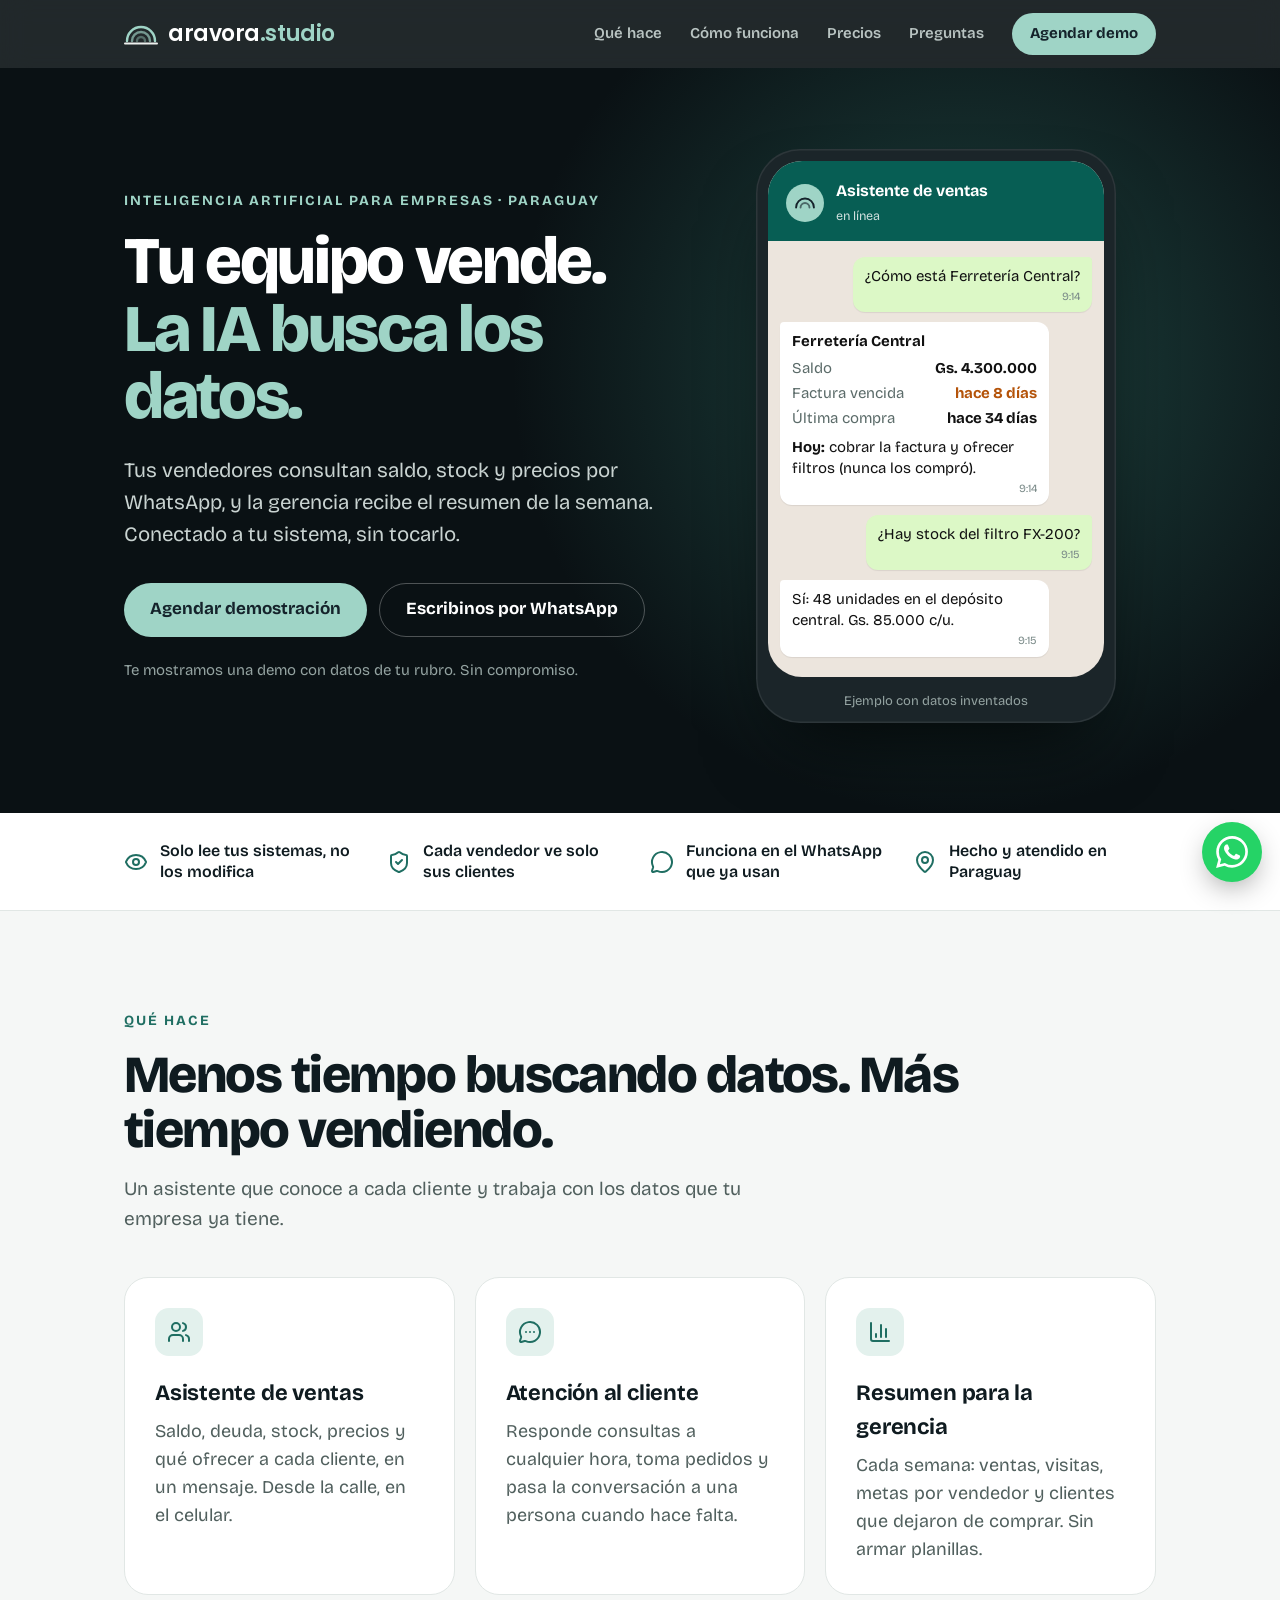
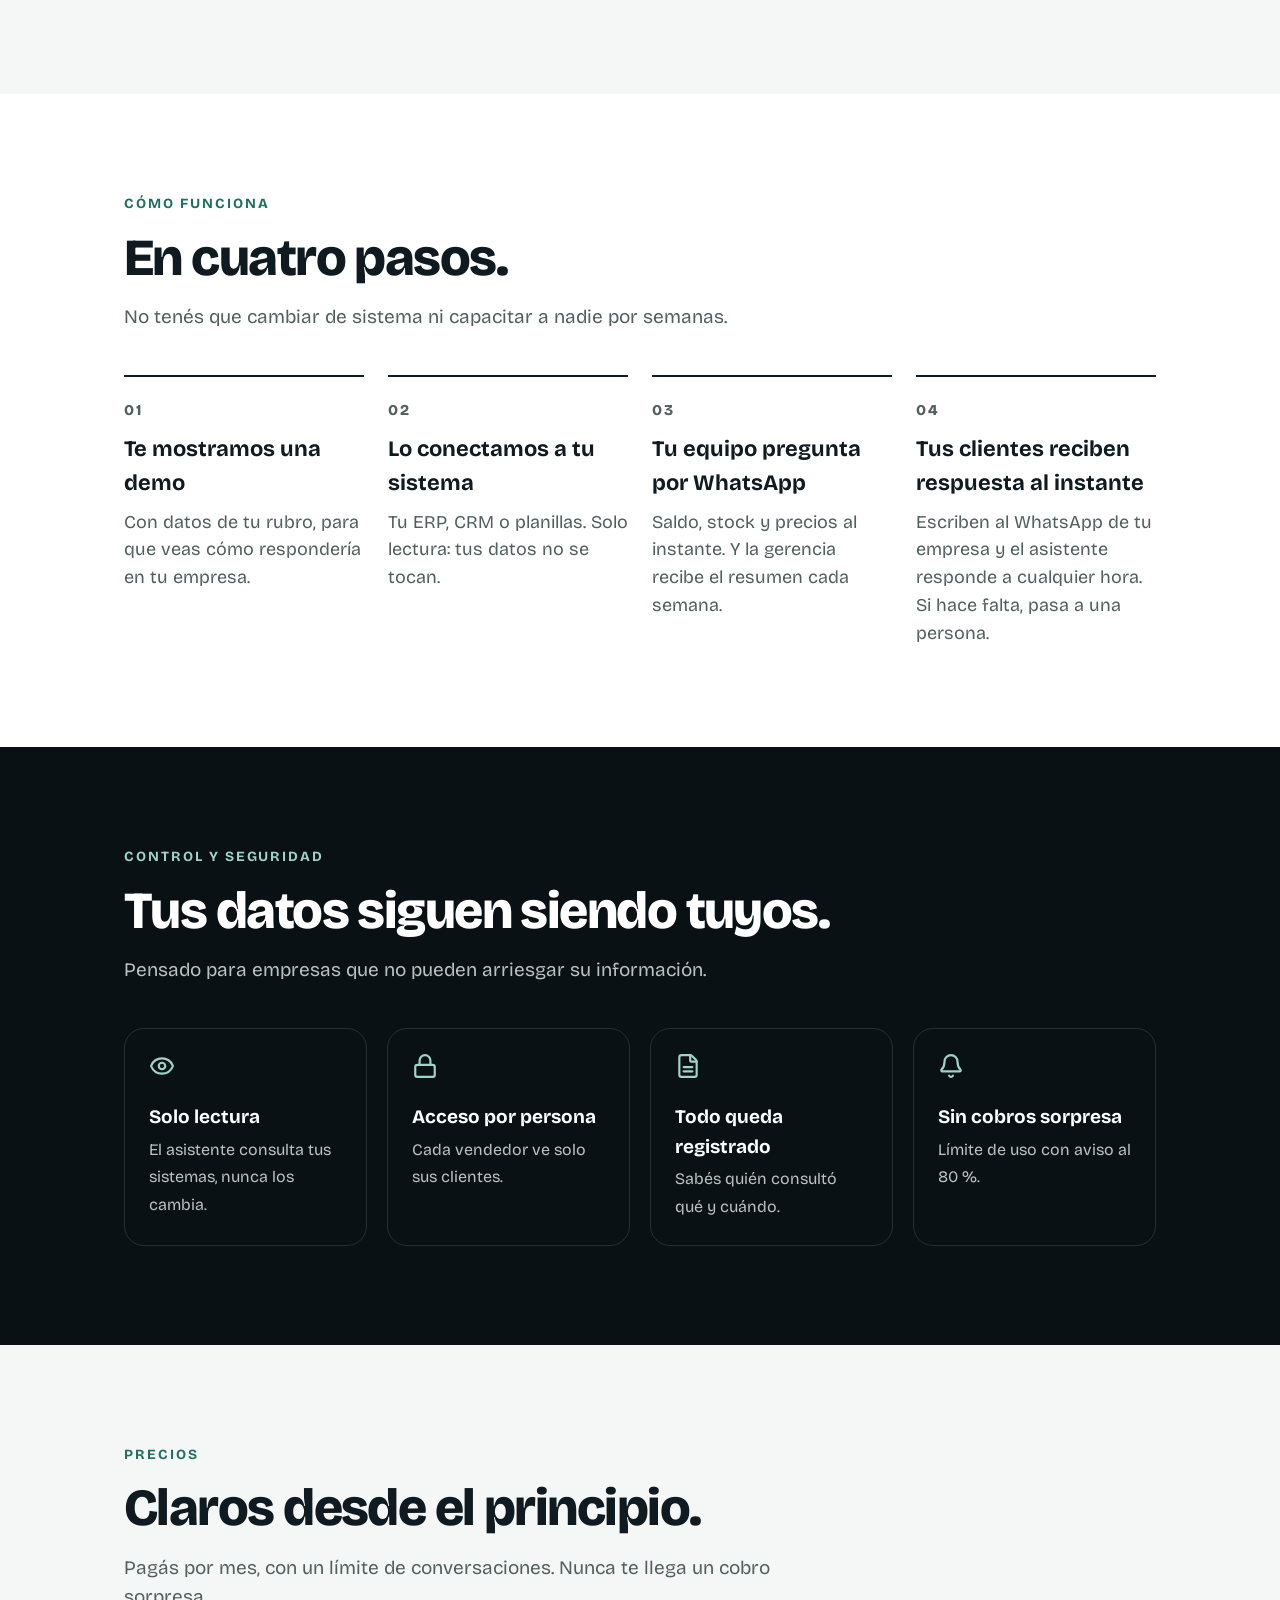
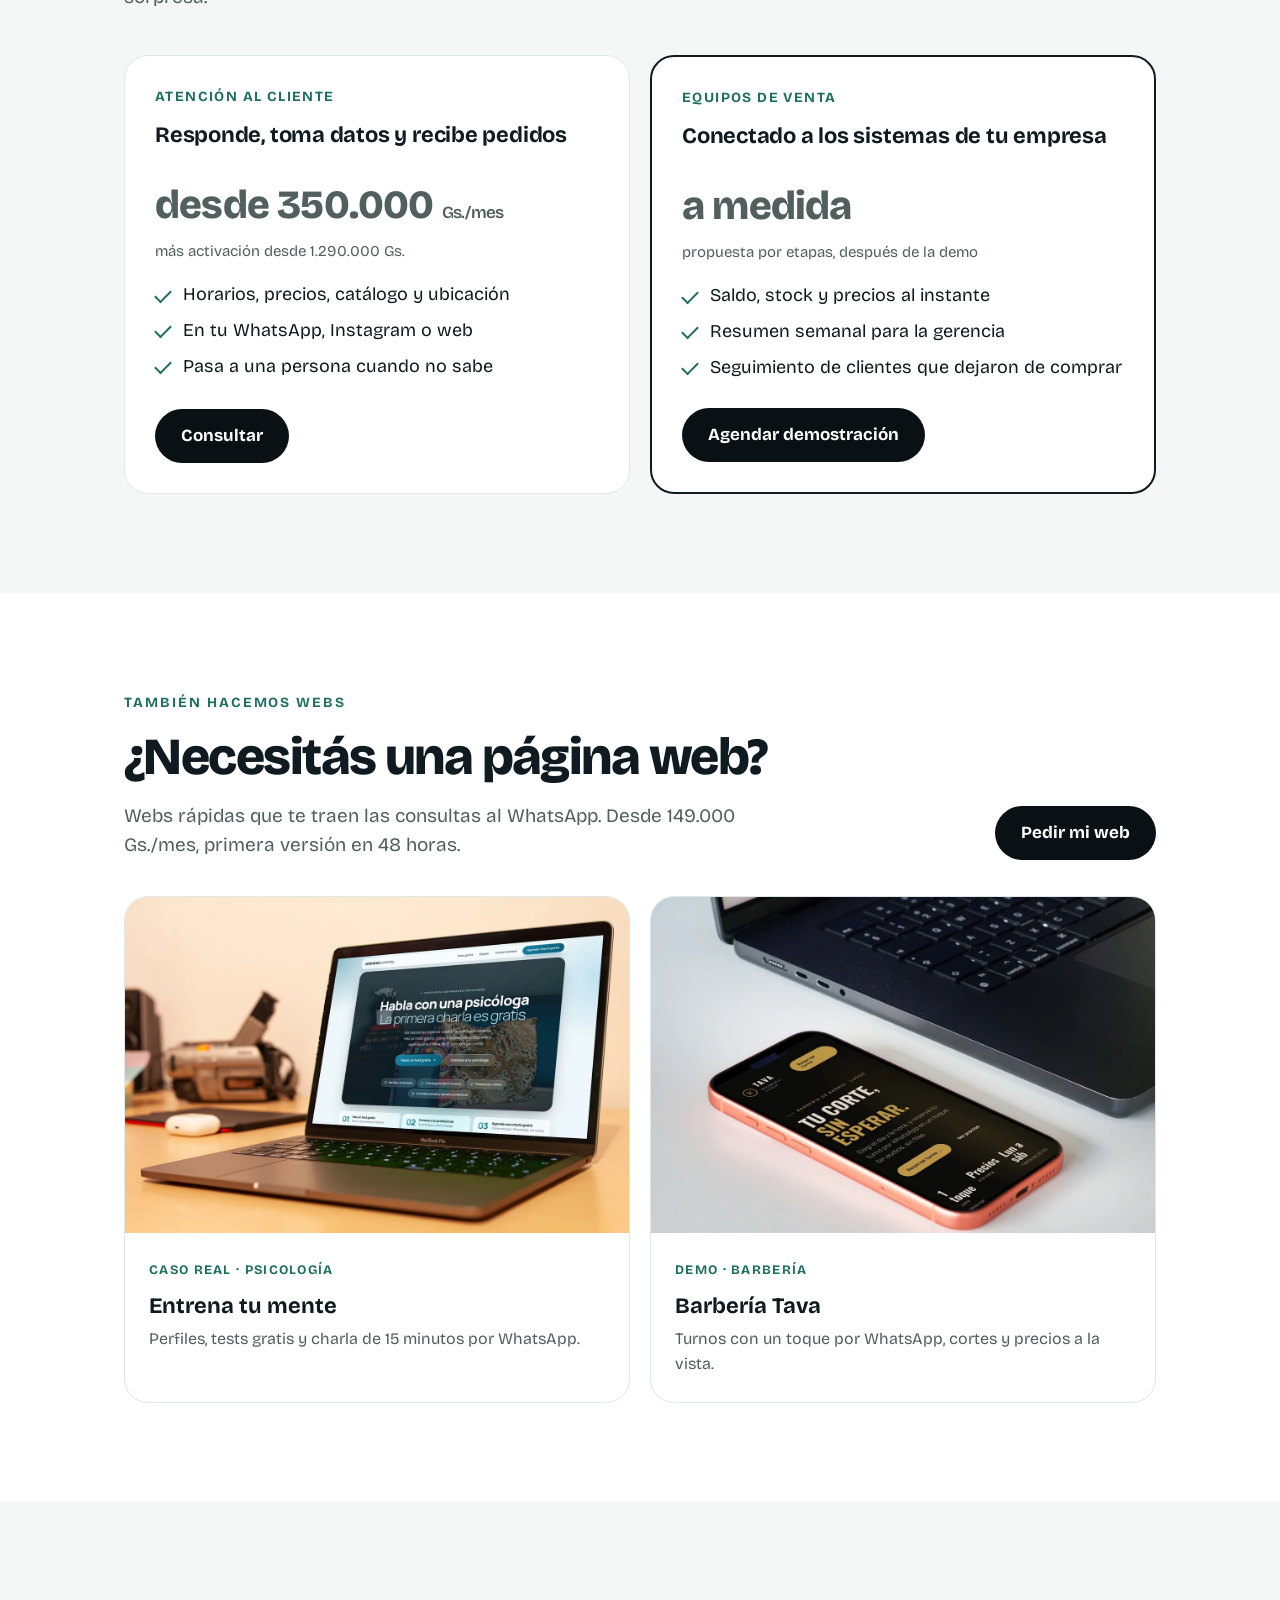
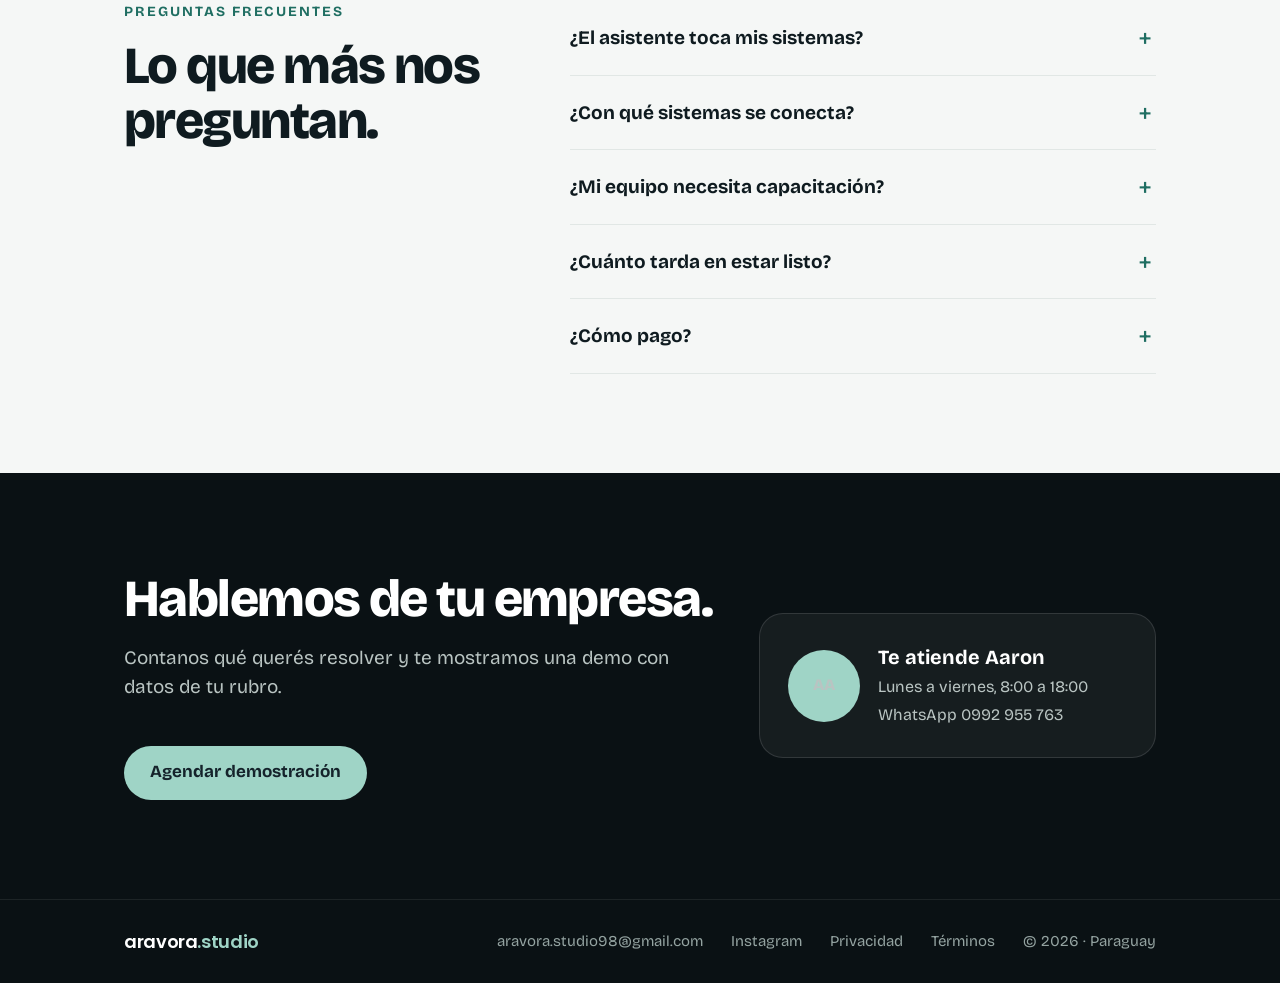
<file: index.html>
<!DOCTYPE html>
<html lang="es">
<head>
<meta charset="UTF-8">
<meta name="viewport" content="width=device-width, initial-scale=1">
<title>aravora.studio · Asistentes de IA para empresas en Paraguay</title>
<meta name="description" content="Asistentes de IA conectados a tus sistemas: tus vendedores consultan saldo, stock y precios por WhatsApp, y la gerencia recibe el resumen de la semana. Hecho en Paraguay.">
<meta name="theme-color" content="#0A1114">
<meta property="og:title" content="aravora.studio · Asistentes de IA para empresas">
<meta property="og:description" content="Tu equipo vende. La IA busca los datos.">
<meta property="og:image" content="compartir.jpg">
<link rel="icon" href="data:image/svg+xml,%3Csvg xmlns='http://www.w3.org/2000/svg' viewBox='0 0 64 64'%3E%3Crect width='64' height='64' rx='14' fill='%2315232B'/%3E%3Cg fill='none' stroke='%239FD4C6' stroke-width='4' stroke-linecap='round'%3E%3Cpath d='M12 40a20 20 0 0 1 40 0'/%3E%3Cpath d='M19 40a13 13 0 0 1 26 0' opacity='.6'/%3E%3Cpath d='M26 40a6 6 0 0 1 12 0' opacity='.35'/%3E%3C/g%3E%3Cline x1='9' y1='47' x2='55' y2='47' stroke='%23EDF0EE' stroke-width='4' stroke-linecap='round'/%3E%3C/svg%3E">
<link rel="preconnect" href="https://fonts.googleapis.com">
<link rel="preconnect" href="https://fonts.gstatic.com" crossorigin>
<link href="https://fonts.googleapis.com/css2?family=Bricolage+Grotesque:opsz,wght@12..96,400;12..96,600;12..96,700;12..96,800&family=Poppins:wght@600&display=swap" rel="stylesheet">
<link rel="stylesheet" href="simple.css?v=2711b">
<script>
  !function(f,b,e,v,n,t,s){if(f.fbq)return;n=f.fbq=function(){n.callMethod?
  n.callMethod.apply(n,arguments):n.queue.push(arguments)};if(!f._fbq)f._fbq=n;
  n.push=n;n.loaded=!0;n.version='2.0';n.queue=[];t=b.createElement(e);t.async=!0;
  t.src=v;s=b.getElementsByTagName(e)[0];s.parentNode.insertBefore(t,s)}(window,
  document,'script','https://connect.facebook.net/en_US/fbevents.js');
  fbq('init', '1428355635968530');
  fbq('track', 'PageView');
</script>
</head>
<body>

<header class="nav">
  <div class="cont">
    <a href="#inicio" class="marca" aria-label="aravora, inicio">
      <svg viewBox="0 0 34 22" fill="none" aria-hidden="true"><path d="M3 18a14 14 0 0 1 28 0" stroke="#9FD4C6" stroke-width="2.4" stroke-linecap="round"/><path d="M8 18a9 9 0 0 1 18 0" stroke="#9FD4C6" stroke-width="2.4" stroke-linecap="round" opacity="0.65"/><path d="M13 18a4 4 0 0 1 8 0" stroke="#9FD4C6" stroke-width="2.4" stroke-linecap="round" opacity="0.4"/><path d="M1 20.5h32" stroke="#EDF0EE" stroke-width="2" stroke-linecap="round"/></svg>
      <span class="logotipo">aravora<span>.studio</span></span>
    </a>
    <nav class="nav-links" aria-label="Principal">
      <a href="#que-hace">Qué hace</a>
      <a href="#como">Cómo funciona</a>
      <a href="#precios">Precios</a>
      <a href="#preguntas">Preguntas</a>
    </nav>
    <a class="btn btn--menta btn--sm" data-wa="Hola, quiero agendar una demostración del asistente de IA" data-producto="Demo" href="#contacto" target="_blank" rel="noopener">Agendar demo</a>
  </div>
</header>

<main>

  <!-- 1. INICIO -->
  <section class="hero" id="inicio" aria-labelledby="hero-t">
    <div class="cont">
      <div>
        <p class="kicker">Inteligencia artificial para empresas · Paraguay</p>
        <h1 id="hero-t">Tu equipo vende. <em>La IA busca los datos.</em></h1>
        <p class="hero-p">Tus vendedores consultan saldo, stock y precios por WhatsApp, y la gerencia recibe el resumen de la semana. Conectado a tu sistema, sin tocarlo.</p>
        <div class="botones">
          <a class="btn btn--menta" data-wa="Hola, quiero agendar una demostración del asistente de IA" data-producto="Demo" href="#contacto" target="_blank" rel="noopener">Agendar demostración</a>
          <a class="btn btn--borde" data-wa="Hola, tengo una consulta sobre los asistentes de IA" data-producto="Consulta general" href="#contacto" target="_blank" rel="noopener">Escribinos por WhatsApp</a>
        </div>
        <p class="hero-nota">Te mostramos una demo con datos de tu rubro. Sin compromiso.</p>
      </div>

      <figure class="tel" aria-label="Ejemplo: un vendedor le pregunta al asistente por WhatsApp">
        <div class="tel-pantalla">
          <div class="tel-cab">
            <span class="tel-av"><svg viewBox="0 0 34 22" fill="none" aria-hidden="true"><path d="M3 18a14 14 0 0 1 28 0" stroke="#15232B" stroke-width="3" stroke-linecap="round"/><path d="M10 18a7 7 0 0 1 14 0" stroke="#15232B" stroke-width="3" stroke-linecap="round" opacity=".6"/></svg></span>
            <div><b>Asistente de ventas</b><small>en línea</small></div>
          </div>
          <div class="chat">
            <p class="msg msg--yo">¿Cómo está Ferretería Central?<span class="msg-hora">9:14</span></p>
            <div class="msg msg--ia">
              <p><b>Ferretería Central</b></p>
              <dl>
                <div><dt>Saldo</dt><dd>Gs. 4.300.000</dd></div>
                <div><dt>Factura vencida</dt><dd class="aviso">hace 8 días</dd></div>
                <div><dt>Última compra</dt><dd>hace 34 días</dd></div>
              </dl>
              <p><b>Hoy:</b> cobrar la factura y ofrecer filtros (nunca los compró).</p>
              <span class="msg-hora">9:14</span>
            </div>
            <p class="msg msg--yo">¿Hay stock del filtro FX-200?<span class="msg-hora">9:15</span></p>
            <p class="msg msg--ia">Sí: 48 unidades en el depósito central. Gs. 85.000 c/u.<span class="msg-hora">9:15</span></p>
          </div>
        </div>
        <figcaption class="tel-pie">Ejemplo con datos inventados</figcaption>
      </figure>
    </div>
  </section>

  <!-- 2. FRANJA DE CONFIANZA -->
  <section class="franja" aria-label="Por qué es seguro">
    <ul class="cont">
      <li><svg viewBox="0 0 24 24" fill="none" stroke="currentColor" stroke-width="2" stroke-linecap="round" stroke-linejoin="round" aria-hidden="true"><path d="M2.062 12.348a1 1 0 0 1 0-.696 10.75 10.75 0 0 1 19.876 0 1 1 0 0 1 0 .696 10.75 10.75 0 0 1-19.876 0"/><circle cx="12" cy="12" r="3"/></svg>Solo lee tus sistemas, no los modifica</li>
      <li><svg viewBox="0 0 24 24" fill="none" stroke="currentColor" stroke-width="2" stroke-linecap="round" stroke-linejoin="round" aria-hidden="true"><path d="M20 13c0 5-3.5 7.5-7.66 8.95a1 1 0 0 1-.67-.01C7.5 20.5 4 18 4 13V6a1 1 0 0 1 1-1c2 0 4.5-1.2 6.24-2.72a1.17 1.17 0 0 1 1.52 0C14.51 3.81 17 5 19 5a1 1 0 0 1 1 1z"/><path d="m9 12 2 2 4-4"/></svg>Cada vendedor ve solo sus clientes</li>
      <li><svg viewBox="0 0 24 24" fill="none" stroke="currentColor" stroke-width="2" stroke-linecap="round" stroke-linejoin="round" aria-hidden="true"><path d="M2.992 16.342a2 2 0 0 1 .094 1.167l-1.065 3.29a1 1 0 0 0 1.236 1.168l3.413-.998a2 2 0 0 1 1.099.092 10 10 0 1 0-4.777-4.719"/></svg>Funciona en el WhatsApp que ya usan</li>
      <li><svg viewBox="0 0 24 24" fill="none" stroke="currentColor" stroke-width="2" stroke-linecap="round" stroke-linejoin="round" aria-hidden="true"><path d="M20 10c0 4.993-5.539 10.193-7.399 11.799a1 1 0 0 1-1.202 0C9.539 20.193 4 14.993 4 10a8 8 0 0 1 16 0"/><circle cx="12" cy="10" r="3"/></svg>Hecho y atendido en Paraguay</li>
    </ul>
  </section>

  <!-- 3. QUÉ HACE -->
  <section class="sec" id="que-hace" aria-labelledby="qh-t">
    <div class="cont">
      <p class="kicker">Qué hace</p>
      <h2 class="h2" id="qh-t">Menos tiempo buscando datos. Más tiempo vendiendo.</h2>
      <p class="sub">Un asistente que conoce a cada cliente y trabaja con los datos que tu empresa ya tiene.</p>
      <div class="grid3">
        <article class="card">
          <span class="ic"><svg viewBox="0 0 24 24" fill="none" stroke="currentColor" stroke-width="2" stroke-linecap="round" stroke-linejoin="round" aria-hidden="true"><path d="M16 21v-2a4 4 0 0 0-4-4H6a4 4 0 0 0-4 4v2"/><circle cx="9" cy="7" r="4"/><path d="M22 21v-2a4 4 0 0 0-3-3.87"/><path d="M16 3.13a4 4 0 0 1 0 7.75"/></svg></span>
          <h3>Asistente de ventas</h3>
          <p>Saldo, deuda, stock, precios y qué ofrecer a cada cliente, en un mensaje. Desde la calle, en el celular.</p>
        </article>
        <article class="card">
          <span class="ic"><svg viewBox="0 0 24 24" fill="none" stroke="currentColor" stroke-width="2" stroke-linecap="round" stroke-linejoin="round" aria-hidden="true"><path d="M2.992 16.342a2 2 0 0 1 .094 1.167l-1.065 3.29a1 1 0 0 0 1.236 1.168l3.413-.998a2 2 0 0 1 1.099.092 10 10 0 1 0-4.777-4.719"/><path d="M8 12h.01"/><path d="M12 12h.01"/><path d="M16 12h.01"/></svg></span>
          <h3>Atención al cliente</h3>
          <p>Responde consultas a cualquier hora, toma pedidos y pasa la conversación a una persona cuando hace falta.</p>
        </article>
        <article class="card">
          <span class="ic"><svg viewBox="0 0 24 24" fill="none" stroke="currentColor" stroke-width="2" stroke-linecap="round" stroke-linejoin="round" aria-hidden="true"><path d="M3 3v16a2 2 0 0 0 2 2h16"/><path d="M18 17V9"/><path d="M13 17V5"/><path d="M8 17v-3"/></svg></span>
          <h3>Resumen para la gerencia</h3>
          <p>Cada semana: ventas, visitas, metas por vendedor y clientes que dejaron de comprar. Sin armar planillas.</p>
        </article>
      </div>
    </div>
  </section>

  <!-- 4. CÓMO FUNCIONA -->
  <section class="sec sec--blanca" id="como" aria-labelledby="como-t">
    <div class="cont">
      <p class="kicker">Cómo funciona</p>
      <h2 class="h2" id="como-t">En cuatro pasos.</h2>
      <p class="sub">No tenés que cambiar de sistema ni capacitar a nadie por semanas.</p>
      <ol class="pasos">
        <li class="paso"><p class="paso-n">01</p><h3>Te mostramos una demo</h3><p>Con datos de tu rubro, para que veas cómo respondería en tu empresa.</p></li>
        <li class="paso"><p class="paso-n">02</p><h3>Lo conectamos a tu sistema</h3><p>Tu ERP, CRM o planillas. Solo lectura: tus datos no se tocan.</p></li>
        <li class="paso"><p class="paso-n">03</p><h3>Tu equipo pregunta por WhatsApp</h3><p>Saldo, stock y precios al instante. Y la gerencia recibe el resumen cada semana.</p></li>
        <li class="paso"><p class="paso-n">04</p><h3>Tus clientes reciben respuesta al instante</h3><p>Escriben al WhatsApp de tu empresa y el asistente responde a cualquier hora. Si hace falta, pasa a una persona.</p></li>
      </ol>
    </div>
  </section>

  <!-- 5. SEGURIDAD -->
  <section class="sec oscuro" aria-labelledby="seg-t">
    <div class="cont">
      <p class="kicker">Control y seguridad</p>
      <h2 class="h2" id="seg-t">Tus datos siguen siendo tuyos.</h2>
      <p class="sub">Pensado para empresas que no pueden arriesgar su información.</p>
      <ul class="seg">
        <li><svg viewBox="0 0 24 24" fill="none" stroke="currentColor" stroke-width="2" stroke-linecap="round" stroke-linejoin="round" aria-hidden="true"><path d="M2.062 12.348a1 1 0 0 1 0-.696 10.75 10.75 0 0 1 19.876 0 1 1 0 0 1 0 .696 10.75 10.75 0 0 1-19.876 0"/><circle cx="12" cy="12" r="3"/></svg><b>Solo lectura</b><span>El asistente consulta tus sistemas, nunca los cambia.</span></li>
        <li><svg viewBox="0 0 24 24" fill="none" stroke="currentColor" stroke-width="2" stroke-linecap="round" stroke-linejoin="round" aria-hidden="true"><rect width="18" height="11" x="3" y="11" rx="2"/><path d="M7 11V7a5 5 0 0 1 10 0v4"/></svg><b>Acceso por persona</b><span>Cada vendedor ve solo sus clientes.</span></li>
        <li><svg viewBox="0 0 24 24" fill="none" stroke="currentColor" stroke-width="2" stroke-linecap="round" stroke-linejoin="round" aria-hidden="true"><path d="M6 22a2 2 0 0 1-2-2V4a2 2 0 0 1 2-2h8a2.4 2.4 0 0 1 1.704.706l3.588 3.588A2.4 2.4 0 0 1 20 8v12a2 2 0 0 1-2 2z"/><path d="M14 2v5a1 1 0 0 0 1 1h5"/><path d="M16 13H8"/><path d="M16 17H8"/></svg><b>Todo queda registrado</b><span>Sabés quién consultó qué y cuándo.</span></li>
        <li><svg viewBox="0 0 24 24" fill="none" stroke="currentColor" stroke-width="2" stroke-linecap="round" stroke-linejoin="round" aria-hidden="true"><path d="M10.268 21a2 2 0 0 0 3.464 0"/><path d="M3.262 15.326A1 1 0 0 0 4 17h16a1 1 0 0 0 .74-1.673C19.41 13.956 18 12.499 18 8A6 6 0 0 0 6 8c0 4.499-1.411 5.956-2.738 7.326"/></svg><b>Sin cobros sorpresa</b><span>Límite de uso con aviso al 80 %.</span></li>
      </ul>
    </div>
  </section>

  <!-- 6. PRECIOS -->
  <section class="sec" id="precios" aria-labelledby="pr-t">
    <div class="cont">
      <p class="kicker">Precios</p>
      <h2 class="h2" id="pr-t">Claros desde el principio.</h2>
      <p class="sub">Pagás por mes, con un límite de conversaciones. Nunca te llega un cobro sorpresa.</p>
      <div class="grid2">
        <article class="card precio">
          <p class="etq">Atención al cliente</p>
          <h3>Responde, toma datos y recibe pedidos</h3>
          <p class="monto">desde 350.000 <small>Gs./mes</small></p>
          <p class="det">más activación desde 1.290.000 Gs.</p>
          <ul><li>Horarios, precios, catálogo y ubicación</li><li>En tu WhatsApp, Instagram o web</li><li>Pasa a una persona cuando no sabe</li></ul>
          <a class="btn btn--oscuro" data-wa="Hola, quiero cotizar un asistente de atención al cliente" data-producto="Asistente atención" data-valor="350000" href="#contacto" target="_blank" rel="noopener">Consultar</a>
        </article>
        <article class="card precio precio--top">
          <p class="etq">Equipos de venta</p>
          <h3>Conectado a los sistemas de tu empresa</h3>
          <p class="monto">a medida</p>
          <p class="det">propuesta por etapas, después de la demo</p>
          <ul><li>Saldo, stock y precios al instante</li><li>Resumen semanal para la gerencia</li><li>Seguimiento de clientes que dejaron de comprar</li></ul>
          <a class="btn btn--oscuro" data-wa="Hola, quiero una demostración del asistente para mi equipo de ventas" data-producto="Demo asistente ventas" href="#contacto" target="_blank" rel="noopener">Agendar demostración</a>
        </article>
      </div>
    </div>
  </section>

  <!-- 7. WEBS -->
  <section class="sec sec--blanca" id="webs" aria-labelledby="webs-t">
    <div class="cont">
      <div class="webs-cab">
        <div>
          <p class="kicker">También hacemos webs</p>
          <h2 class="h2" id="webs-t">¿Necesitás una página web?</h2>
          <p class="sub">Webs rápidas que te traen las consultas al WhatsApp. Desde 149.000 Gs./mes, primera versión en 48 horas.</p>
        </div>
        <a class="btn btn--oscuro" data-wa="Hola, quiero una página web" data-producto="Web" data-valor="149000" href="#contacto" target="_blank" rel="noopener">Pedir mi web</a>
      </div>
      <div class="grid2">
        <a class="caso" href="https://entrenatumente.space" target="_blank" rel="noopener">
          <img src="img/caso-etm-foto.webp" width="1200" height="800" loading="lazy" alt="La web de Entrena tu mente en una notebook">
          <div><small>Caso real · Psicología</small><h3>Entrena tu mente</h3><p>Perfiles, tests gratis y charla de 15 minutos por WhatsApp.</p></div>
        </a>
        <a class="caso" href="demos/tava/" target="_blank" rel="noopener">
          <img src="img/caso-tava-foto.webp" width="1200" height="800" loading="lazy" alt="Demo de la web de una barbería en un celular">
          <div><small>Demo · Barbería</small><h3>Barbería Tava</h3><p>Turnos con un toque por WhatsApp, cortes y precios a la vista.</p></div>
        </a>
      </div>
    </div>
  </section>

  <!-- 8. PREGUNTAS -->
  <section class="sec" id="preguntas" aria-labelledby="faq-t">
    <div class="cont faq">
      <div>
        <p class="kicker">Preguntas frecuentes</p>
        <h2 class="h2" id="faq-t">Lo que más nos preguntan.</h2>
      </div>
      <div>
        <details><summary>¿El asistente toca mis sistemas?</summary><p>No. Solo lee los datos que necesita para responder. Lo que registra tu equipo se guarda aparte.</p></details>
        <details><summary>¿Con qué sistemas se conecta?</summary><p>Con tu sistema de gestión (ERP), tu CRM, planillas de Excel o Google y WhatsApp. En la demo vemos qué usás vos.</p></details>
        <details><summary>¿Mi equipo necesita capacitación?</summary><p>Casi nada. Le escriben por WhatsApp como a un compañero. Hacemos una charla corta de inicio.</p></details>
        <details><summary>¿Cuánto tarda en estar listo?</summary><p>Depende de tus sistemas. Después de la demo te pasamos una propuesta por etapas, con fechas.</p></details>
        <details><summary>¿Cómo pago?</summary><p>Por transferencia. La activación al empezar y después una cuota por mes.</p></details>
      </div>
    </div>
  </section>

  <!-- CONTACTO -->
  <section class="sec oscuro" id="contacto" aria-labelledby="fin-t">
    <div class="cont contacto">
      <div>
        <h2 class="h2" id="fin-t">Hablemos de tu empresa.</h2>
        <p class="sub">Contanos qué querés resolver y te mostramos una demo con datos de tu rubro.</p>
        <div class="botones">
          <a class="btn btn--menta" data-wa="Hola, quiero agendar una demostración del asistente de IA" data-producto="Demo" href="#contacto" target="_blank" rel="noopener">Agendar demostración</a>
        </div>
      </div>
      <div class="persona">
        <span class="avatar" aria-hidden="true">AA</span>
        <div><b>Te atiende Aaron</b><span>Lunes a viernes, 8:00 a 18:00<br>WhatsApp 0992 955 763</span></div>
      </div>
    </div>
  </section>

</main>

<footer class="pie">
  <div class="cont">
    <span class="logotipo">aravora<span>.studio</span></span>
    <a href="mailto:aravora.studio98@gmail.com">aravora.studio98@gmail.com</a>
    <a href="https://instagram.com/aravora.studio" target="_blank" rel="noopener">Instagram</a>
    <a href="privacidad.html">Privacidad</a>
    <a href="terminos.html">Términos</a>
    <span>© 2026 · Paraguay</span>
  </div>
</footer>

<a class="wa" data-wa="Hola, quiero hablar con aravora" data-producto="Consulta general" href="#" target="_blank" rel="noopener" aria-label="Escribir por WhatsApp"><svg viewBox="0 0 24 24" fill="#fff" aria-hidden="true"><path d="M17.472 14.382c-.297-.149-1.758-.867-2.03-.967-.273-.099-.471-.148-.67.15-.197.297-.767.966-.94 1.164-.173.199-.347.223-.644.075-.297-.15-1.255-.463-2.39-1.475-.883-.788-1.48-1.761-1.653-2.059-.173-.297-.018-.458.13-.606.134-.133.298-.347.446-.52.149-.174.198-.298.298-.497.099-.198.05-.371-.025-.52-.075-.149-.669-1.612-.916-2.207-.242-.579-.487-.5-.669-.51-.173-.008-.371-.01-.57-.01-.198 0-.52.074-.792.372-.272.297-1.04 1.016-1.04 2.479 0 1.462 1.065 2.875 1.213 3.074.149.198 2.096 3.2 5.077 4.487.709.306 1.262.489 1.694.625.712.227 1.36.195 1.871.118.571-.085 1.758-.719 2.006-1.413.248-.694.248-1.289.173-1.413-.074-.124-.272-.198-.57-.347m-5.421 7.403h-.004a9.87 9.87 0 01-5.031-1.378l-.361-.214-3.741.982.998-3.648-.235-.374a9.86 9.86 0 01-1.51-5.26c.001-5.45 4.436-9.884 9.888-9.884 2.64 0 5.122 1.03 6.988 2.898a9.825 9.825 0 012.893 6.994c-.003 5.45-4.437 9.884-9.885 9.884m8.413-18.297A11.815 11.815 0 0012.05 0C5.495 0 .16 5.335.157 11.892c0 2.096.547 4.142 1.588 5.945L.057 24l6.305-1.654a11.882 11.882 0 005.683 1.448h.005c6.554 0 11.89-5.335 11.893-11.893a11.821 11.821 0 00-3.48-8.413Z"/></svg></a>

<script src="js/sitio.js?v=2711"></script>
</body>
</html>
</file>
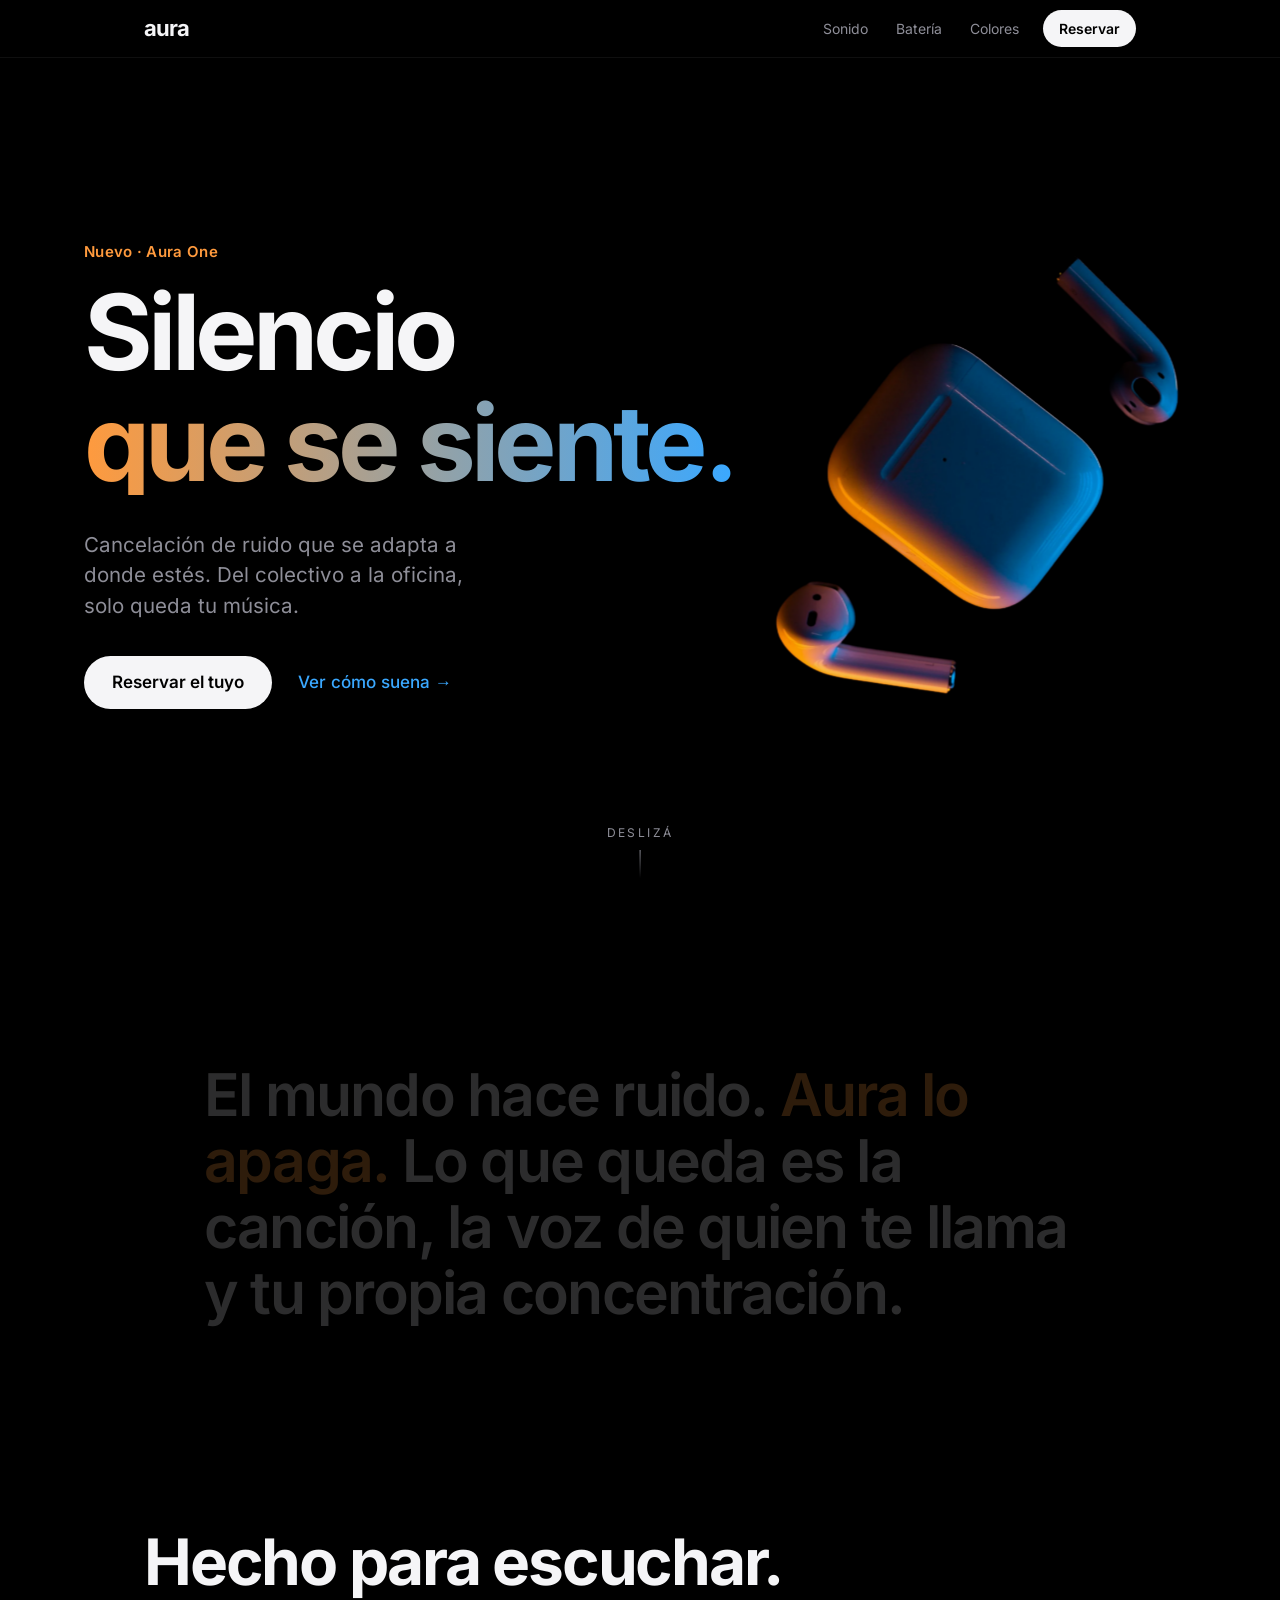
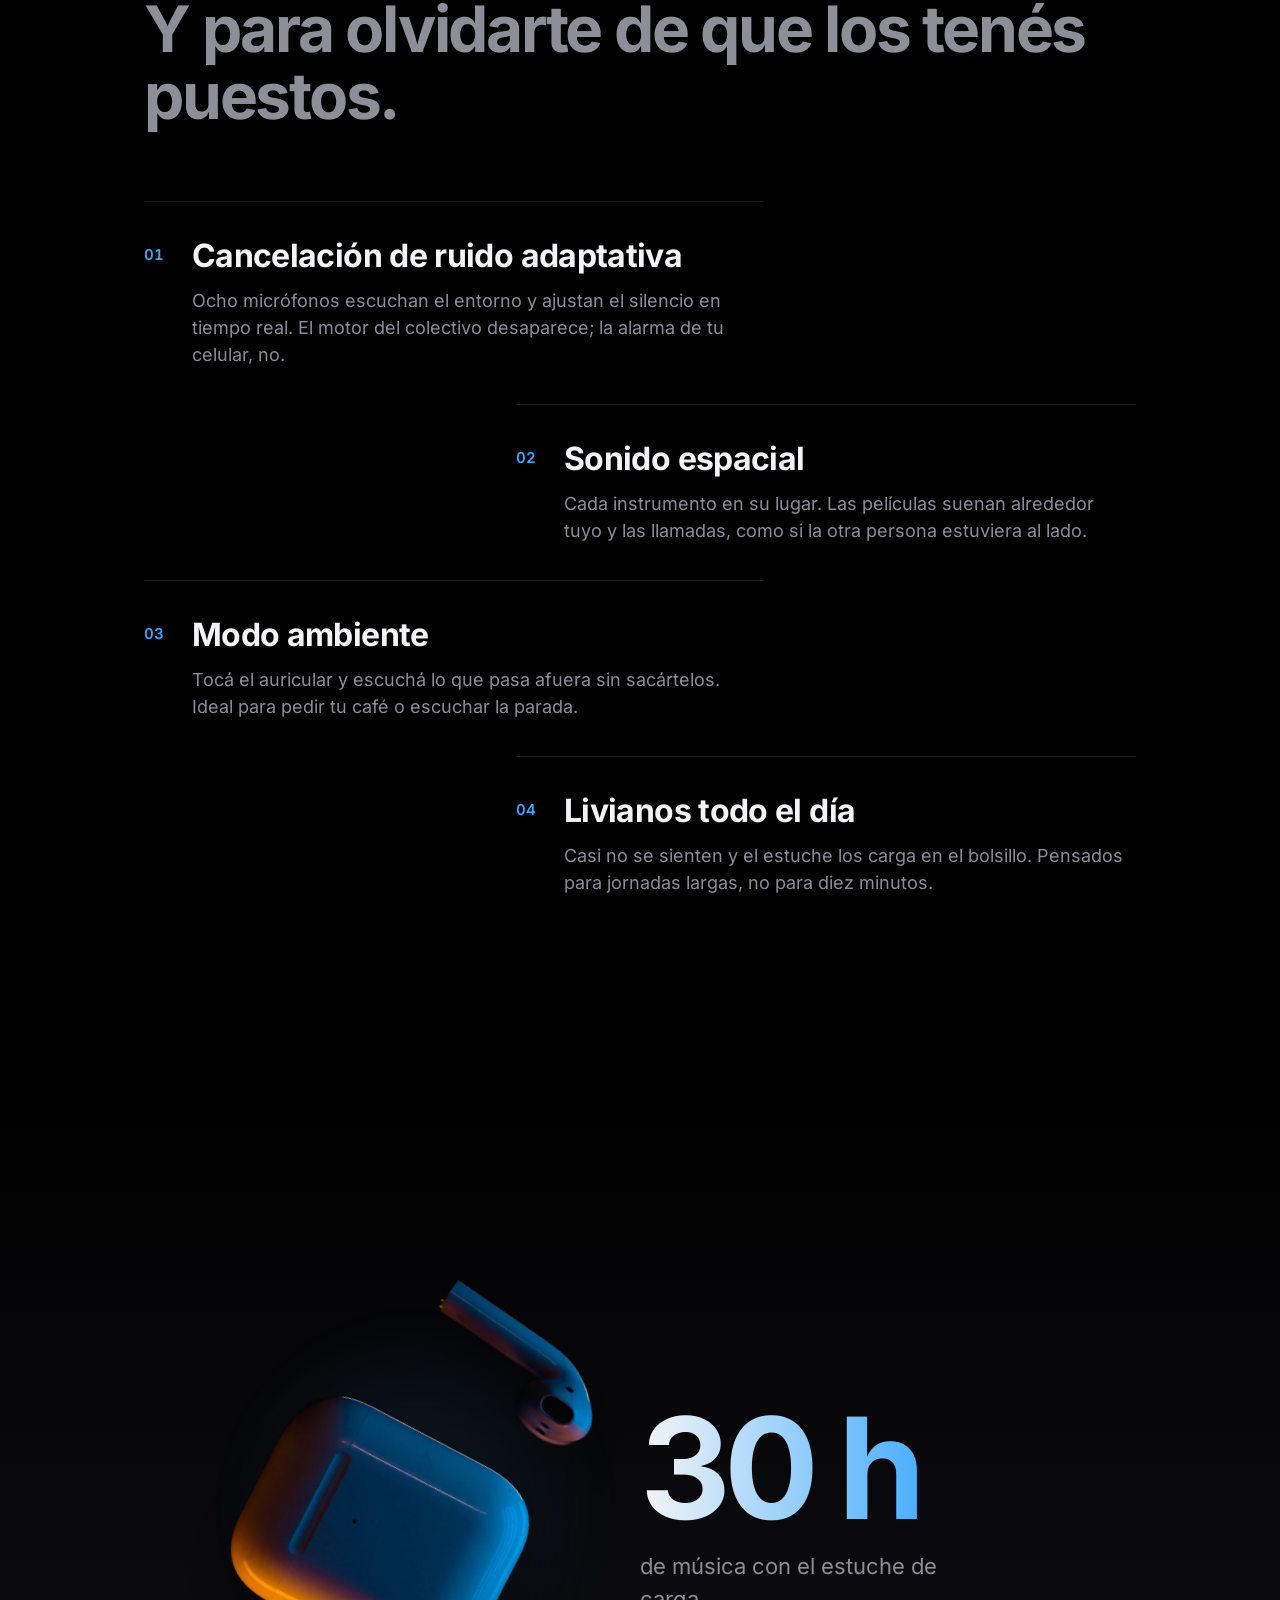
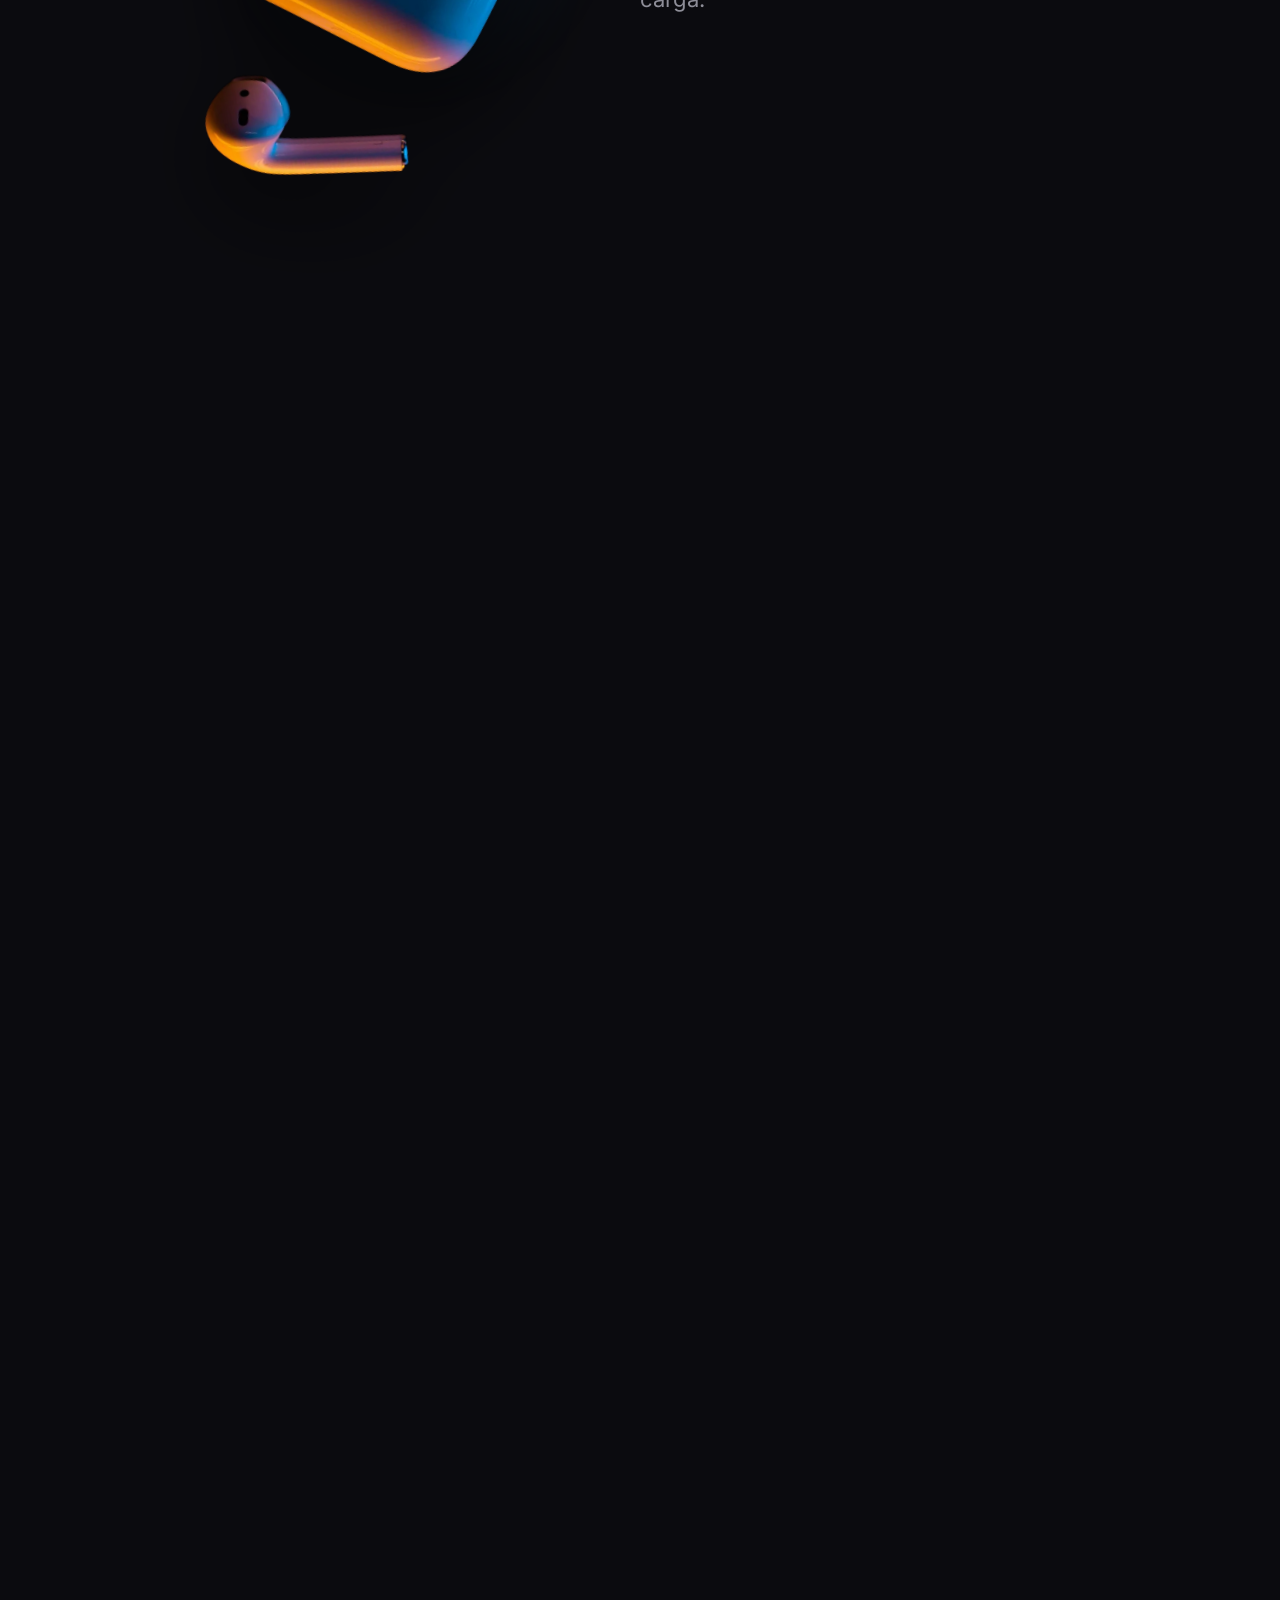
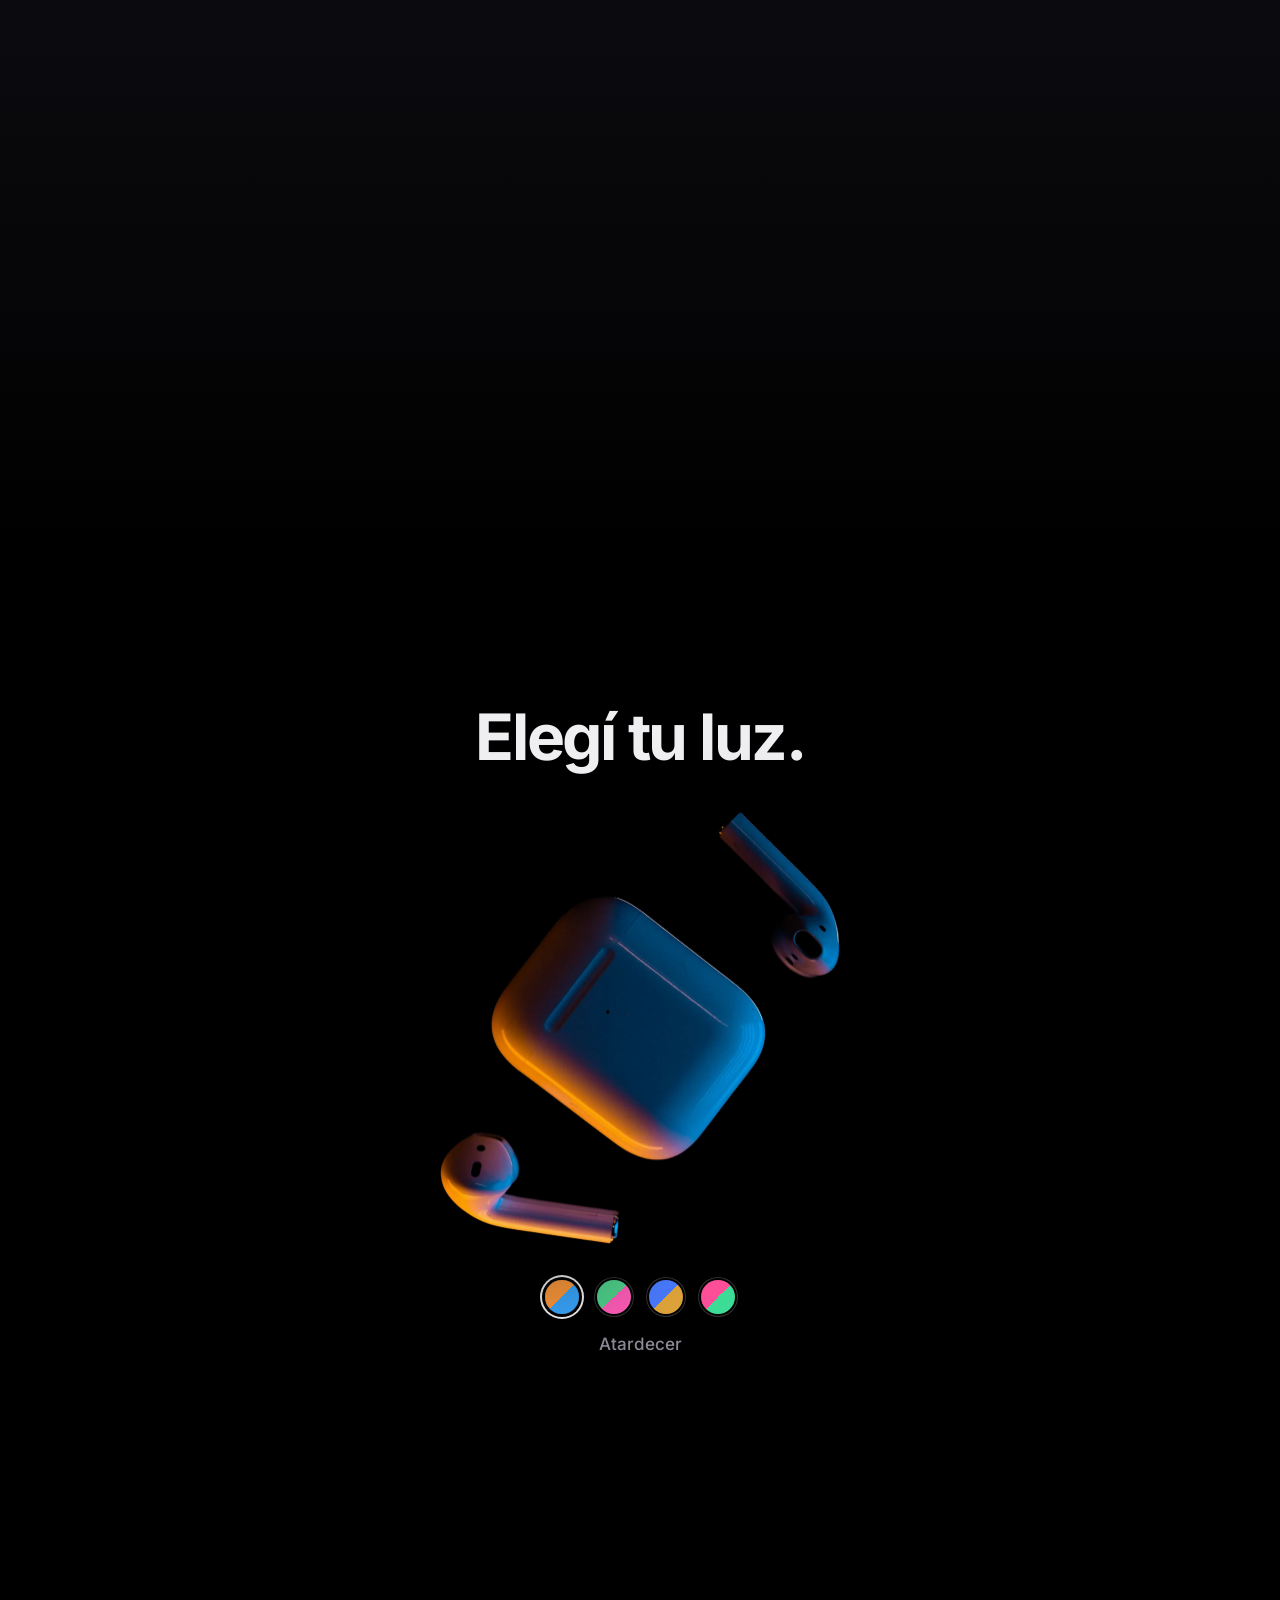
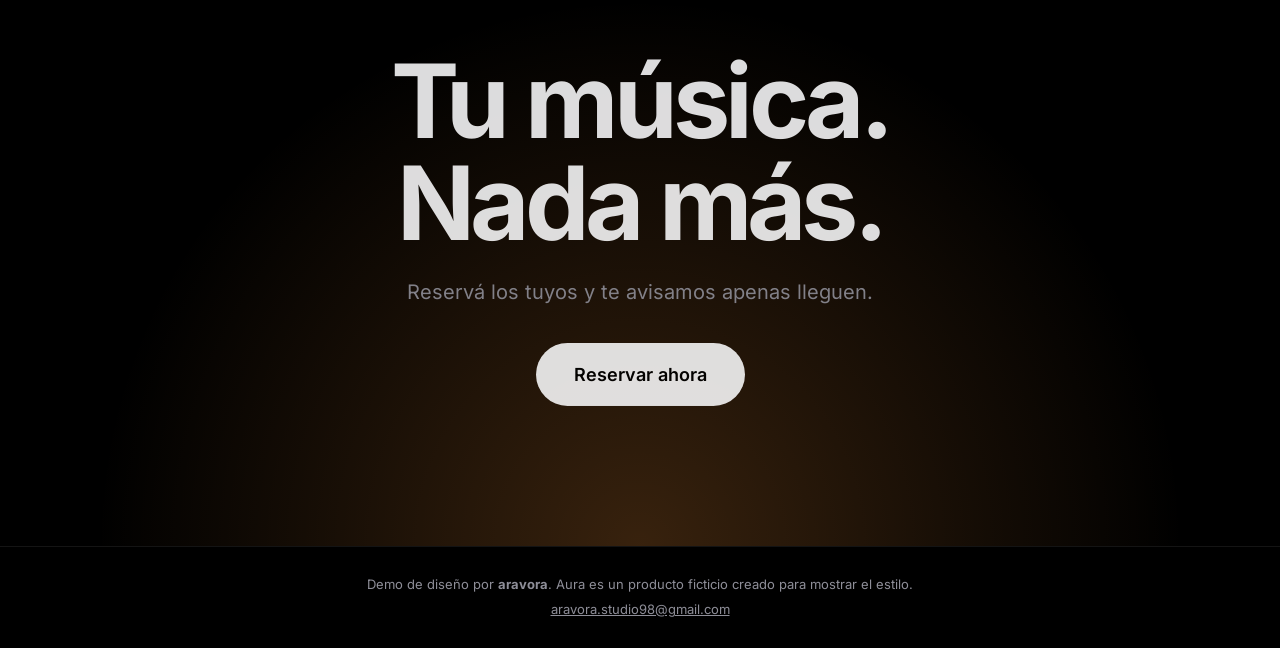
<file: demos/aura/index.html>
<!DOCTYPE html>
<html lang="es">
<head>
<meta charset="utf-8">
<meta name="viewport" content="width=device-width, initial-scale=1">
<title>Aura · Silencio que se siente</title>
<meta name="description" content="Aura: auriculares con cancelación de ruido. Demo de diseño estilo Apple hecha por aravora.">
<meta name="theme-color" content="#000000">
<link rel="icon" href="data:image/svg+xml,%3Csvg xmlns='http://www.w3.org/2000/svg' viewBox='0 0 64 64'%3E%3Crect width='64' height='64' rx='14' fill='%23000'/%3E%3Ccircle cx='32' cy='32' r='15' fill='none' stroke='%23ff9a3d' stroke-width='5'/%3E%3C/svg%3E">
<link rel="preload" href="fonts/inter-latin-wght-normal.woff2" as="font" type="font/woff2" crossorigin>
<link rel="preload" href="img/aura-pods-1400.webp" as="image" type="image/webp" media="(min-width: 700px)">
<link rel="stylesheet" href="styles.css?v=20261123c">
<script defer src="js/gsap.min.js?v=20261123c"></script>
<script defer src="js/ScrollTrigger.min.js?v=20261123c"></script>
<script defer src="js/motion.js?v=20261123c"></script>
</head>
<body>

<header class="nav" id="nav">
  <div class="nav__inner">
    <a class="nav__logo" href="#top" aria-label="Aura, inicio">aura</a>
    <nav class="nav__links" aria-label="Secciones">
      <a href="#sonido">Sonido</a>
      <a href="#bateria">Batería</a>
      <a href="#colores">Colores</a>
    </nav>
    <a class="btn btn--small" href="#reservar">Reservar</a>
  </div>
</header>

<main id="top">

  <!-- HERO -->
  <section class="hero" aria-labelledby="hero-title">
    <div class="hero__glow" aria-hidden="true"></div>
    <div class="hero__copy">
      <p class="eyebrow" data-hero>Nuevo · Aura One</p>
      <h1 id="hero-title" class="hero__title"><span class="line"><span data-word>Silencio</span></span> <span class="line"><span data-word>que&nbsp;se&nbsp;siente.</span></span></h1>
      <p class="hero__lead" data-hero>Cancelación de ruido que se adapta a donde estés. Del colectivo a la oficina, solo queda tu música.</p>
      <div class="hero__ctas" data-hero>
        <a class="btn" href="#reservar">Reservar el tuyo</a>
        <a class="link-arrow" href="#sonido">Ver cómo suena <span aria-hidden="true">→</span></a>
      </div>
    </div>
    <figure class="hero__product">
      <img id="product" src="img/aura-pods-800.webp" srcset="img/aura-pods-800.webp 800w, img/aura-pods-1400.webp 1400w" sizes="(min-width: 900px) 46vw, 82vw" width="1400" height="1525" alt="Auriculares inalámbricos Aura con su estuche de carga" fetchpriority="high">
    </figure>
    <p class="scroll-hint" aria-hidden="true">Deslizá</p>
  </section>

  <!-- STATEMENT -->
  <section class="statement" aria-label="Presentación">
    <p class="statement__text" id="statement">El mundo hace ruido. <span class="accent">Aura lo apaga.</span> Lo que queda es la canción, la voz de quien te llama y tu propia concentración.</p>
  </section>

  <!-- FEATURES: entran desde los costados -->
  <section class="features" id="sonido" aria-labelledby="feat-title">
    <h2 id="feat-title" class="section-title" data-rise>Hecho para escuchar.<br><span class="muted">Y para olvidarte de que los tenés puestos.</span></h2>

    <div class="feature" data-side="left">
      <p class="feature__num">01</p>
      <div>
        <h3>Cancelación de ruido adaptativa</h3>
        <p>Ocho micrófonos escuchan el entorno y ajustan el silencio en tiempo real. El motor del colectivo desaparece; la alarma de tu celular, no.</p>
      </div>
    </div>

    <div class="feature" data-side="right">
      <p class="feature__num">02</p>
      <div>
        <h3>Sonido espacial</h3>
        <p>Cada instrumento en su lugar. Las películas suenan alrededor tuyo y las llamadas, como si la otra persona estuviera al lado.</p>
      </div>
    </div>

    <div class="feature" data-side="left">
      <p class="feature__num">03</p>
      <div>
        <h3>Modo ambiente</h3>
        <p>Tocá el auricular y escuchá lo que pasa afuera sin sacártelos. Ideal para pedir tu café o escuchar la parada.</p>
      </div>
    </div>

    <div class="feature" data-side="right">
      <p class="feature__num">04</p>
      <div>
        <h3>Livianos todo el día</h3>
        <p>Casi no se sienten y el estuche los carga en el bolsillo. Pensados para jornadas largas, no para diez minutos.</p>
      </div>
    </div>
  </section>

  <!-- PINNED: el producto gira mientras cambian los datos -->
  <section class="spin" id="bateria" aria-labelledby="spin-title">
    <div class="spin__stage">
      <div class="spin__glow" aria-hidden="true"></div>
      <img class="spin__img" id="spinImg" src="img/aura-pods-800.webp" srcset="img/aura-pods-800.webp 800w, img/aura-pods-1400.webp 1400w" sizes="(min-width: 900px) 34vw, 70vw" width="1400" height="1525" alt="" loading="lazy">
      <div class="spin__copy">
        <h2 id="spin-title" class="visually-hidden">Batería y carga</h2>
        <div class="spin__item is-on"><p class="big">30 h</p><p>de música con el estuche de carga.</p></div>
        <div class="spin__item"><p class="big">5 min</p><p>de carga rápida, 3 horas de escucha.</p></div>
        <div class="spin__item"><p class="big">2</p><p>dispositivos conectados a la vez: celular y compu.</p></div>
      </div>
    </div>
  </section>

  <!-- COLORES -->
  <section class="colors" id="colores" aria-labelledby="colors-title">
    <h2 id="colors-title" class="section-title" data-rise>Elegí tu luz.</h2>
    <figure class="colors__product">
      <img id="colorImg" src="img/aura-pods-800.webp" width="800" height="871" alt="Auriculares Aura en color Atardecer" loading="lazy">
    </figure>
    <div class="swatches" role="radiogroup" aria-label="Color de las luces">
      <button class="swatch is-active" role="radio" aria-checked="true" data-filter="none" data-name="Atardecer" style="--c:linear-gradient(135deg,#ff9a3d 50%,#3aa8ff 50%)" aria-label="Atardecer"></button>
      <button class="swatch" role="radio" aria-checked="false" data-filter="hue-rotate(110deg)" data-name="Selva" style="--c:linear-gradient(135deg,#4fd18b 50%,#ff5db8 50%)" aria-label="Selva"></button>
      <button class="swatch" role="radio" aria-checked="false" data-filter="hue-rotate(200deg)" data-name="Noche" style="--c:linear-gradient(135deg,#4a7bff 50%,#e0a53a 50%)" aria-label="Noche"></button>
      <button class="swatch" role="radio" aria-checked="false" data-filter="hue-rotate(300deg)" data-name="Lapacho" style="--c:linear-gradient(135deg,#ff4f9a 50%,#3ddc97 50%)" aria-label="Lapacho"></button>
    </div>
    <p class="colors__name" id="colorName" aria-live="polite">Atardecer</p>
  </section>

  <!-- CTA -->
  <section class="cta" id="reservar" aria-labelledby="cta-title">
    <h2 id="cta-title" class="cta__title" data-rise>Tu música.<br>Nada más.</h2>
    <p class="cta__lead" data-rise>Reservá los tuyos y te avisamos apenas lleguen.</p>
    <a class="btn btn--big" href="#top" data-rise>Reservar ahora</a>
  </section>

</main>

<footer class="footer">
  <p>Demo de diseño por <strong>aravora</strong>. Aura es un producto ficticio creado para mostrar el estilo.</p>
  <p><a href="mailto:aravora.studio98@gmail.com">aravora.studio98@gmail.com</a></p>
</footer>

</body>
</html>
</file>
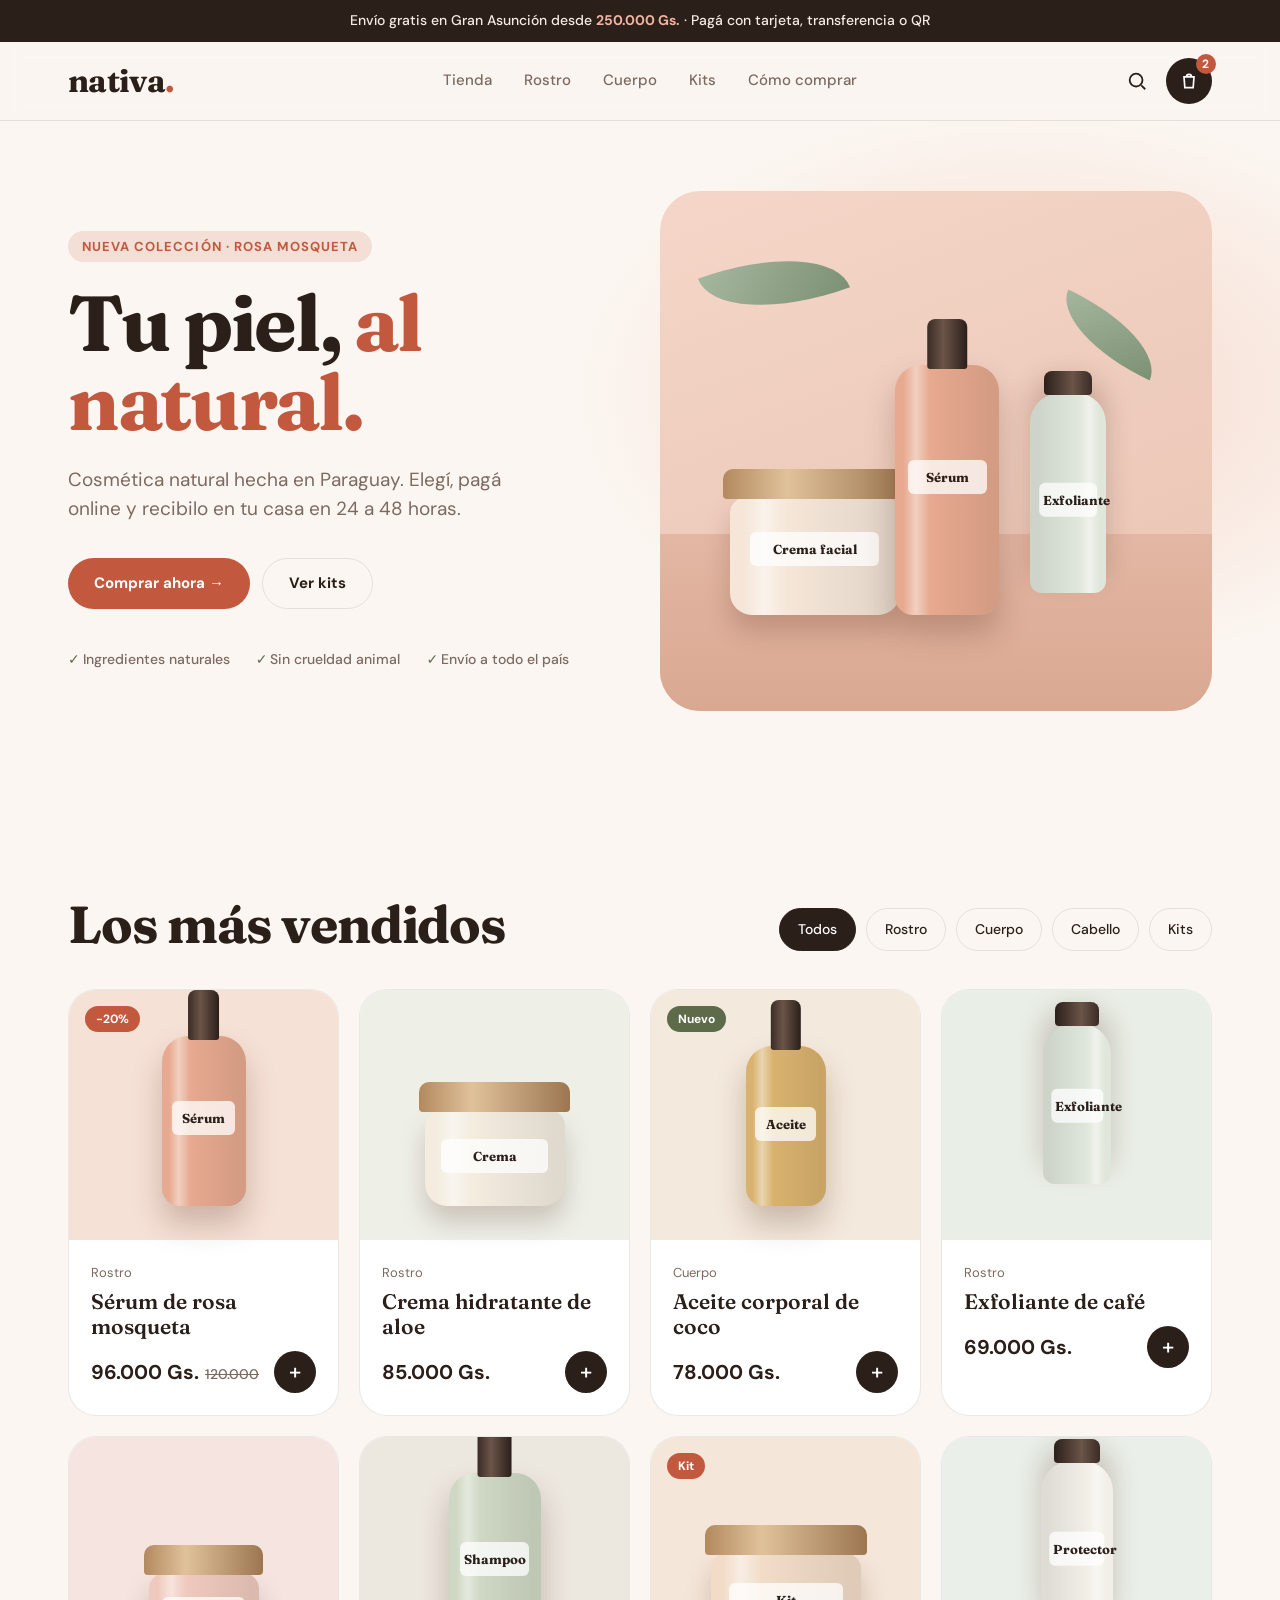
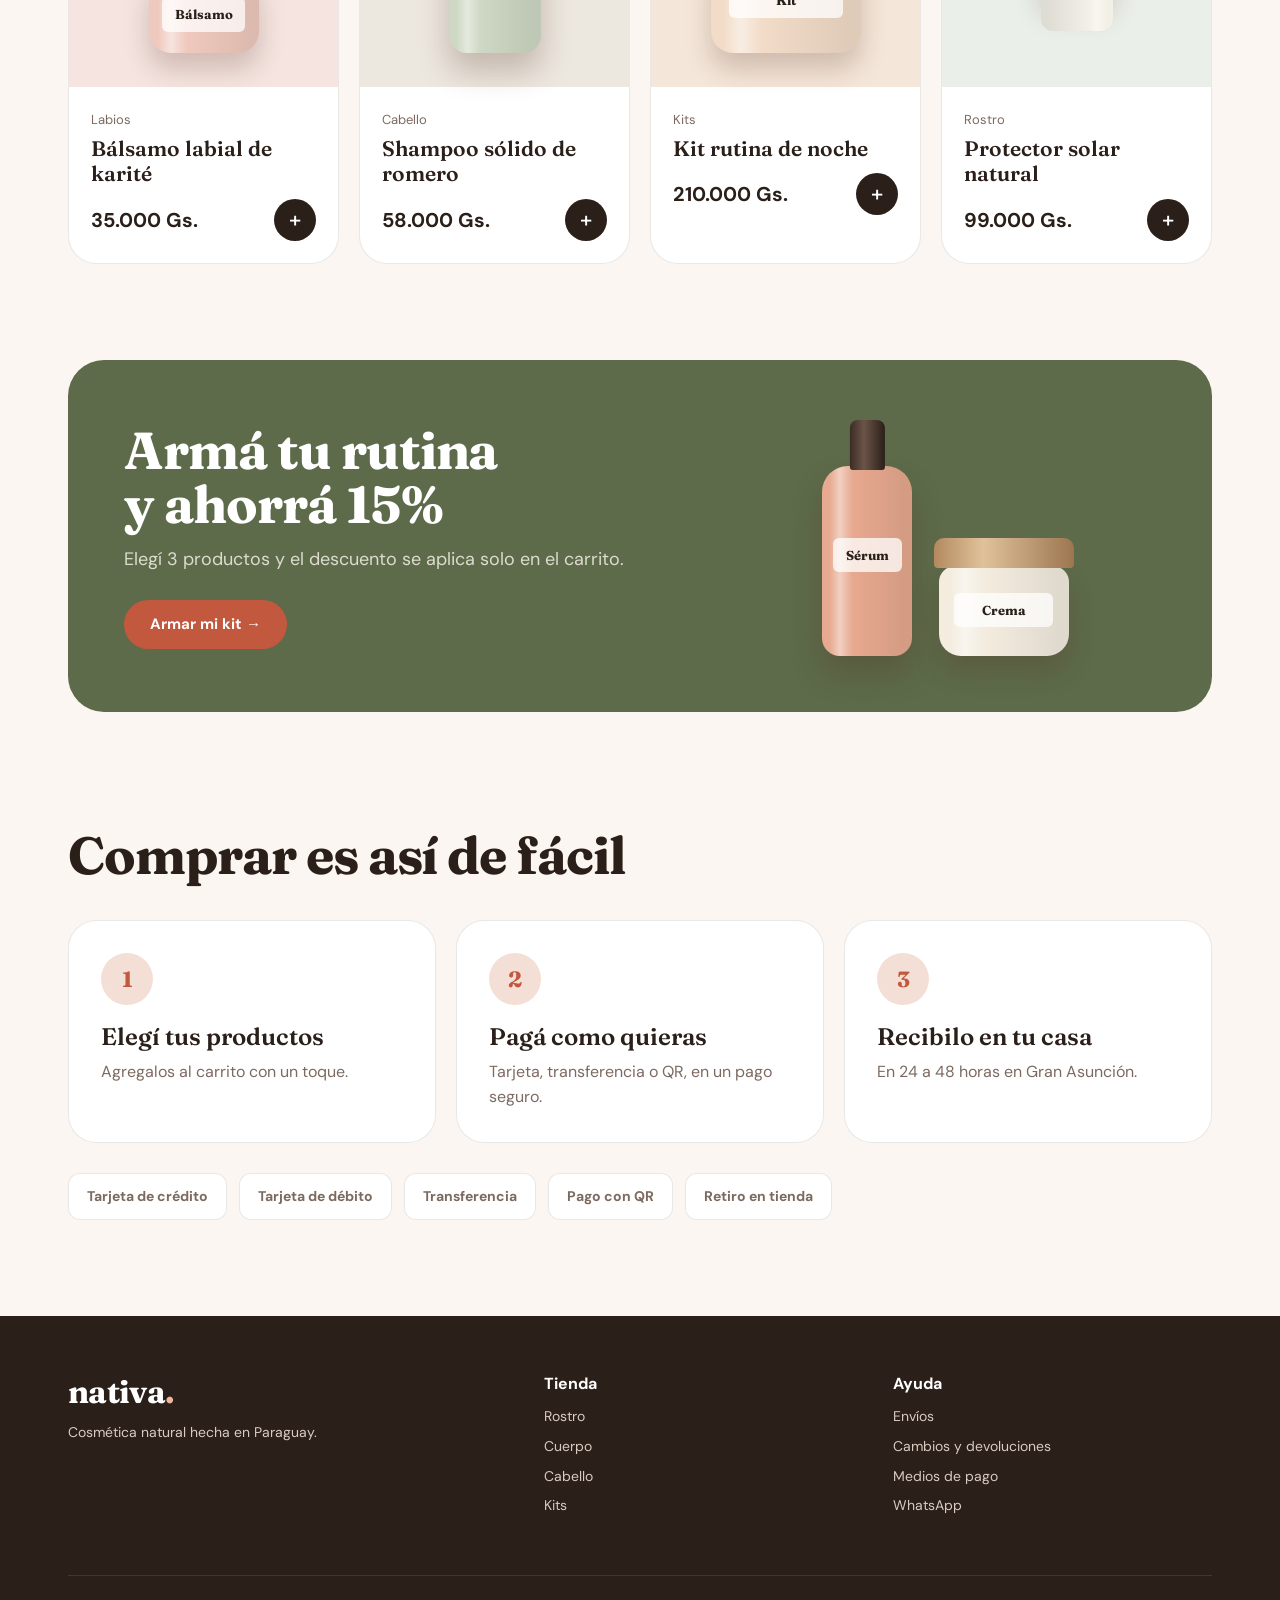
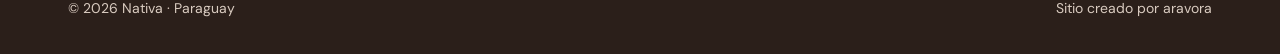
<file: demos/nativa/index.html>
<!DOCTYPE html>
<html lang="es">
<head>
<meta charset="UTF-8">
<meta name="viewport" content="width=device-width, initial-scale=1.0">
<title>Nativa · Cosmética natural — Tienda online</title>
<meta name="description" content="Nativa: cosmética natural hecha en Paraguay. Comprá online, pagá como quieras y recibilo en tu casa.">
<style>
@font-face{font-family:Fraunces;font-weight:600;src:url(fonts/fraunces-latin-600-normal.woff2) format('woff2')}
@font-face{font-family:Fraunces;font-weight:700;src:url(fonts/fraunces-latin-700-normal.woff2) format('woff2')}
@font-face{font-family:DM;font-weight:400;src:url(fonts/dm-sans-latin-400-normal.woff2) format('woff2')}
@font-face{font-family:DM;font-weight:500;src:url(fonts/dm-sans-latin-500-normal.woff2) format('woff2')}
@font-face{font-family:DM;font-weight:700;src:url(fonts/dm-sans-latin-700-normal.woff2) format('woff2')}
:root{--bg:#fbf6f1;--ink:#2b1f1a;--mut:#7c6a60;--line:rgba(43,31,26,.10);--terra:#c2593f;--terra2:#d9745a;--sage:#8aa189;--blush:#f3dfd5;--sand:#efe4d6;--olive:#5d6b4a}
*{box-sizing:border-box;margin:0;padding:0}
body{background:var(--bg);color:var(--ink);font-family:DM,system-ui,sans-serif;line-height:1.55;-webkit-font-smoothing:antialiased}
a{color:inherit;text-decoration:none}
.wrap{max-width:1200px;margin:0 auto;padding:0 28px}
.bar{background:var(--ink);color:#f6ece2;text-align:center;font-size:14px;font-weight:500;padding:10px}
.bar b{color:#f2b39f}
nav{position:sticky;top:0;z-index:10;background:rgba(251,246,241,.9);backdrop-filter:blur(10px);border-bottom:1px solid var(--line)}
nav .wrap{display:flex;align-items:center;justify-content:space-between;height:78px}
.logo{font:700 32px/1 Fraunces;letter-spacing:-.02em}
.logo span{color:var(--terra)}
.links{display:flex;gap:32px;font-weight:500;font-size:15px;color:var(--mut)}
.icons{display:flex;gap:18px;align-items:center}
.cart{position:relative;width:46px;height:46px;border-radius:50%;background:var(--ink);display:grid;place-items:center}
.cart i{position:absolute;top:-4px;right:-4px;background:var(--terra);color:#fff;font:700 12px/20px DM;font-style:normal;width:20px;height:20px;border-radius:50%;text-align:center}
.btn{display:inline-flex;align-items:center;gap:10px;background:var(--terra);color:#fff;font:700 15px/1 DM;padding:17px 26px;border-radius:999px;transition:background .2s,transform .2s}
.btn:hover{background:var(--terra2);transform:translateY(-2px)}
.btn.dark{background:var(--ink)}
.btn.line{background:transparent;color:var(--ink);border:1.5px solid var(--line)}
.hero{padding:70px 0 90px;background:radial-gradient(50% 60% at 80% 40%,#f6d9cc,transparent 70%),var(--bg)}
.hero .wrap{display:grid;grid-template-columns:1fr 1fr;gap:40px;align-items:center}
.kick{display:inline-block;background:var(--blush);color:var(--terra);font:700 13px/1 DM;letter-spacing:.08em;text-transform:uppercase;padding:9px 14px;border-radius:999px}
h1{font:700 78px/1.02 Fraunces;letter-spacing:-.03em;margin:22px 0}
h1 em{font-style:normal;color:var(--terra)}
.lead{font-size:19px;color:var(--mut);max-width:480px}
.cta{display:flex;gap:12px;margin-top:34px}
.perks{display:flex;gap:26px;margin-top:40px;font-size:14px;color:var(--mut);font-weight:500}
.perks span:before{content:"✓ ";color:var(--olive);font-weight:700}
.stage{position:relative;height:520px;border-radius:40px;background:linear-gradient(160deg,#f4d6c8,#e9c3b2);overflow:hidden}
.stage:before{content:"";position:absolute;left:-10%;right:-10%;bottom:0;height:34%;background:linear-gradient(180deg,#e3b7a4,#d9a891)}
.leaf{position:absolute;width:140px;height:60px;border-radius:0 100% 0 100%;background:linear-gradient(135deg,#9db39a,#6f8a6c);opacity:.9}
/* product drawings */
.p{position:absolute;bottom:0;left:50%;transform:translateX(-50%)}
.bottle{width:var(--w,96px);height:var(--h,220px);border-radius:26px 26px 18px 18px;background:linear-gradient(90deg,rgba(255,255,255,.0) 8%,rgba(255,255,255,.45) 20%,rgba(255,255,255,0) 34%,rgba(0,0,0,.08) 90%),var(--c,#f7efe6);box-shadow:0 18px 30px rgba(80,40,25,.25)}
.bottle:before{content:"";position:absolute;left:50%;transform:translateX(-50%);top:-46px;width:38%;height:50px;border-radius:8px 8px 3px 3px;background:linear-gradient(90deg,#3a2c26,#6b5448 40%,#2b1f1a)}
.bottle:after,.jar:after,.tube:after{content:attr(data-l);position:absolute;left:12%;right:12%;top:38%;padding:10px 4px;background:rgba(255,255,255,.75);border-radius:6px;font:700 13px/1.1 Fraunces;color:var(--ink);text-align:center}
.jar{width:var(--w,150px);height:var(--h,104px);border-radius:16px 16px 22px 22px;background:linear-gradient(90deg,rgba(255,255,255,0) 8%,rgba(255,255,255,.5) 20%,rgba(255,255,255,0) 34%,rgba(0,0,0,.08) 92%),var(--c,#f2e2d2);box-shadow:0 16px 26px rgba(80,40,25,.22)}
.jar:before{content:"";position:absolute;left:-4%;right:-4%;top:-28px;height:30px;border-radius:10px 10px 4px 4px;background:linear-gradient(90deg,#b3895f,#e0c29a 35%,#9c7650)}
.jar:after{top:30%}
.tube{width:var(--w,76px);height:var(--h,200px);border-radius:12px 12px 30px 30px;background:linear-gradient(90deg,rgba(255,255,255,0) 8%,rgba(255,255,255,.5) 22%,rgba(255,255,255,0) 36%,rgba(0,0,0,.08) 90%),var(--c,#e9efe6);box-shadow:0 16px 26px rgba(80,40,25,.22)}
.tube:before{content:"";position:absolute;left:18%;right:18%;bottom:-22px;height:24px;border-radius:4px 4px 8px 8px;background:linear-gradient(90deg,#3a2c26,#6b5448 40%,#2b1f1a)}
.tube{transform:translateX(-50%) rotate(180deg)}.tube:after{transform:rotate(180deg)}
section{padding:96px 0}
.head{display:flex;justify-content:space-between;align-items:flex-end;margin-bottom:38px}
h2{font:700 52px/1.05 Fraunces;letter-spacing:-.02em}
.chips{display:flex;gap:10px}
.chip{border:1.5px solid var(--line);border-radius:999px;padding:10px 18px;font-weight:500;font-size:14px}
.chip.on{background:var(--ink);color:#fff;border-color:var(--ink)}
.grid{display:grid;grid-template-columns:repeat(4,1fr);gap:20px}
.card{background:#fff;border:1px solid var(--line);border-radius:28px;overflow:hidden;transition:transform .2s,box-shadow .2s}
.card:hover{transform:translateY(-4px);box-shadow:0 20px 40px rgba(80,40,25,.12)}
.ph{position:relative;height:250px;background:var(--bgc,#f6e8de)}
.ph .p{bottom:34px}
.badge{position:absolute;top:16px;left:16px;background:var(--terra);color:#fff;font:700 12px/1 DM;padding:7px 11px;border-radius:999px}
.badge.g{background:var(--olive)}
.info{padding:20px 22px 22px}
.info small{color:var(--mut);font-size:13px}
.info h3{font:600 21px/1.2 Fraunces;margin:4px 0 12px}
.row{display:flex;justify-content:space-between;align-items:center}
.price{font:700 20px/1 DM}
.price s{color:var(--mut);font-weight:500;font-size:14px;margin-left:6px}
.add{width:42px;height:42px;border-radius:50%;background:var(--ink);color:#fff;display:grid;place-items:center;font-size:22px;font-weight:500}
.banner{background:var(--olive);color:#f4efe6;border-radius:36px;padding:56px;display:grid;grid-template-columns:1.2fr .8fr;gap:30px;align-items:center;position:relative;overflow:hidden}
.banner h2{color:#fff}
.banner p{opacity:.85;margin:14px 0 26px;font-size:18px}
.steps{display:grid;grid-template-columns:repeat(3,1fr);gap:20px}
.step{border:1px solid var(--line);border-radius:28px;padding:32px;background:#fff}
.step b{display:inline-grid;place-items:center;width:52px;height:52px;border-radius:50%;background:var(--blush);color:var(--terra);font:700 22px/1 Fraunces}
.step h3{font:600 24px/1.2 Fraunces;margin:18px 0 8px}
.step p{color:var(--mut)}
.pay{display:flex;gap:12px;margin-top:30px;flex-wrap:wrap}
.pay span{border:1px solid var(--line);background:#fff;border-radius:12px;padding:12px 18px;font-weight:700;font-size:14px;color:var(--mut)}
footer{background:var(--ink);color:#d9cbc0;padding:60px 0 34px;font-size:14px}
footer .wrap{display:grid;grid-template-columns:1.4fr 1fr 1fr;gap:30px}
footer .logo{color:#fff}
footer h4{color:#fff;font:600 16px/1 DM;margin-bottom:14px}
footer li{list-style:none;margin:8px 0}
.copy{grid-column:1/-1;border-top:1px solid rgba(255,255,255,.1);padding-top:22px;margin-top:20px;display:flex;justify-content:space-between}
@media(max-width:900px){.hero .wrap,.banner{grid-template-columns:1fr}.grid{grid-template-columns:1fr 1fr}.steps{grid-template-columns:1fr}.links{display:none}h1{font-size:52px}.head{flex-direction:column;align-items:flex-start;gap:16px}}
</style>
</head>
<body>
<div class="bar">Envío gratis en Gran Asunción desde <b>250.000 Gs.</b> · Pagá con tarjeta, transferencia o QR</div>
<nav><div class="wrap">
  <a class="logo" href="#">nativa<span>.</span></a>
  <div class="links"><a href="#tienda">Tienda</a><a href="#tienda">Rostro</a><a href="#tienda">Cuerpo</a><a href="#tienda">Kits</a><a href="#como">Cómo comprar</a></div>
  <div class="icons"><svg width="22" height="22" viewBox="0 0 24 24" fill="none" stroke="#2b1f1a" stroke-width="2"><circle cx="11" cy="11" r="7"/><path d="m21 21-4.3-4.3"/></svg>
  <a class="cart" href="#"><svg width="20" height="20" viewBox="0 0 24 24" fill="none" stroke="#fff" stroke-width="2"><path d="M6 7h12l-1 13H7L6 7z"/><path d="M9 7a3 3 0 0 1 6 0"/></svg><i>2</i></a></div>
</div></nav>

<header class="hero"><div class="wrap">
  <div>
    <span class="kick">Nueva colección · Rosa mosqueta</span>
    <h1>Tu piel, <em>al natural.</em></h1>
    <p class="lead">Cosmética natural hecha en Paraguay. Elegí, pagá online y recibilo en tu casa en 24 a 48 horas.</p>
    <div class="cta"><a class="btn" href="#tienda">Comprar ahora →</a><a class="btn line" href="#tienda">Ver kits</a></div>
    <div class="perks"><span>Ingredientes naturales</span><span>Sin crueldad animal</span><span>Envío a todo el país</span></div>
  </div>
  <div class="stage">
    <div class="leaf" style="left:8%;top:12%;transform:rotate(-20deg)"></div><div class="leaf" style="right:6%;top:22%;transform:rotate(25deg) scale(.8)"></div>
    <div class="p jar" data-l="Crema facial" style="left:28%;bottom:96px;--w:170px;--h:118px;--c:#f5e6d8"></div>
    <div class="p bottle" data-l="Sérum" style="left:52%;bottom:96px;--w:104px;--h:250px;--c:#e7a98f"></div>
    <div class="p tube" data-l="Exfoliante" style="left:74%;bottom:118px;--c:#dfe6da"></div>
  </div>
</div></header>

<section id="tienda"><div class="wrap">
  <div class="head"><h2>Los más vendidos</h2><div class="chips"><span class="chip on">Todos</span><span class="chip">Rostro</span><span class="chip">Cuerpo</span><span class="chip">Cabello</span><span class="chip">Kits</span></div></div>
  <div class="grid">
    <div class="card"><div class="ph" style="--bgc:#f6e1d6"><span class="badge">-20%</span><div class="p bottle" data-l="Sérum" style="--c:#e7a98f;--h:170px;--w:84px"></div></div><div class="info"><small>Rostro</small><h3>Sérum de rosa mosqueta</h3><div class="row"><span class="price">96.000 Gs.<s>120.000</s></span><span class="add">+</span></div></div></div>
    <div class="card"><div class="ph" style="--bgc:#eef0e8"><div class="p jar" data-l="Crema" style="--c:#f3ecdf;--w:140px;--h:96px"></div></div><div class="info"><small>Rostro</small><h3>Crema hidratante de aloe</h3><div class="row"><span class="price">85.000 Gs.</span><span class="add">+</span></div></div></div>
    <div class="card"><div class="ph" style="--bgc:#f3e9dc"><span class="badge g">Nuevo</span><div class="p bottle" data-l="Aceite" style="--c:#d9b26e;--h:160px;--w:80px"></div></div><div class="info"><small>Cuerpo</small><h3>Aceite corporal de coco</h3><div class="row"><span class="price">78.000 Gs.</span><span class="add">+</span></div></div></div>
    <div class="card"><div class="ph" style="--bgc:#e9eee6"><div class="p tube" data-l="Exfoliante" style="--c:#dfe6da;--h:160px;--w:68px;bottom:56px"></div></div><div class="info"><small>Rostro</small><h3>Exfoliante de café</h3><div class="row"><span class="price">69.000 Gs.</span><span class="add">+</span></div></div></div>
    <div class="card"><div class="ph" style="--bgc:#f5e4e0"><div class="p jar" data-l="Bálsamo" style="--c:#efc9bd;--w:110px;--h:80px"></div></div><div class="info"><small>Labios</small><h3>Bálsamo labial de karité</h3><div class="row"><span class="price">35.000 Gs.</span><span class="add">+</span></div></div></div>
    <div class="card"><div class="ph" style="--bgc:#ece7df"><div class="p bottle" data-l="Shampoo" style="--c:#cfd8c4;--h:180px;--w:92px"></div></div><div class="info"><small>Cabello</small><h3>Shampoo sólido de romero</h3><div class="row"><span class="price">58.000 Gs.</span><span class="add">+</span></div></div></div>
    <div class="card"><div class="ph" style="--bgc:#f4e6d9"><span class="badge">Kit</span><div class="p jar" data-l="Kit" style="--c:#f2dcc8;--w:150px;--h:100px"></div></div><div class="info"><small>Kits</small><h3>Kit rutina de noche</h3><div class="row"><span class="price">210.000 Gs.</span><span class="add">+</span></div></div></div>
    <div class="card"><div class="ph" style="--bgc:#eaefe9"><div class="p tube" data-l="Protector" style="--c:#f1efe6;--h:170px;--w:72px;bottom:56px"></div></div><div class="info"><small>Rostro</small><h3>Protector solar natural</h3><div class="row"><span class="price">99.000 Gs.</span><span class="add">+</span></div></div></div>
  </div>
</div></section>

<section style="padding-top:0"><div class="wrap"><div class="banner">
  <div><h2>Armá tu rutina<br>y ahorrá 15%</h2><p>Elegí 3 productos y el descuento se aplica solo en el carrito.</p><a class="btn" href="#">Armar mi kit →</a></div>
  <div style="position:relative;height:240px"><div class="p bottle" data-l="Sérum" style="left:28%;--c:#e7a98f;--h:190px;--w:90px"></div><div class="p jar" data-l="Crema" style="left:62%;--c:#f3ecdf;--w:130px;--h:90px"></div></div>
</div></div></section>

<section id="como" style="padding-top:20px"><div class="wrap">
  <div class="head"><h2>Comprar es así de fácil</h2></div>
  <div class="steps">
    <div class="step"><b>1</b><h3>Elegí tus productos</h3><p>Agregalos al carrito con un toque.</p></div>
    <div class="step"><b>2</b><h3>Pagá como quieras</h3><p>Tarjeta, transferencia o QR, en un pago seguro.</p></div>
    <div class="step"><b>3</b><h3>Recibilo en tu casa</h3><p>En 24 a 48 horas en Gran Asunción.</p></div>
  </div>
  <div class="pay"><span>Tarjeta de crédito</span><span>Tarjeta de débito</span><span>Transferencia</span><span>Pago con QR</span><span>Retiro en tienda</span></div>
</div></section>

<footer><div class="wrap">
  <div><div class="logo">nativa<span style="color:#f2b39f">.</span></div><p style="margin-top:14px;max-width:320px">Cosmética natural hecha en Paraguay.</p></div>
  <div><h4>Tienda</h4><ul><li>Rostro</li><li>Cuerpo</li><li>Cabello</li><li>Kits</li></ul></div>
  <div><h4>Ayuda</h4><ul><li>Envíos</li><li>Cambios y devoluciones</li><li>Medios de pago</li><li>WhatsApp</li></ul></div>
  <div class="copy"><span>© 2026 Nativa · Paraguay</span><span>Sitio creado por aravora</span></div>
</div></footer>
</body>
</html>
</file>
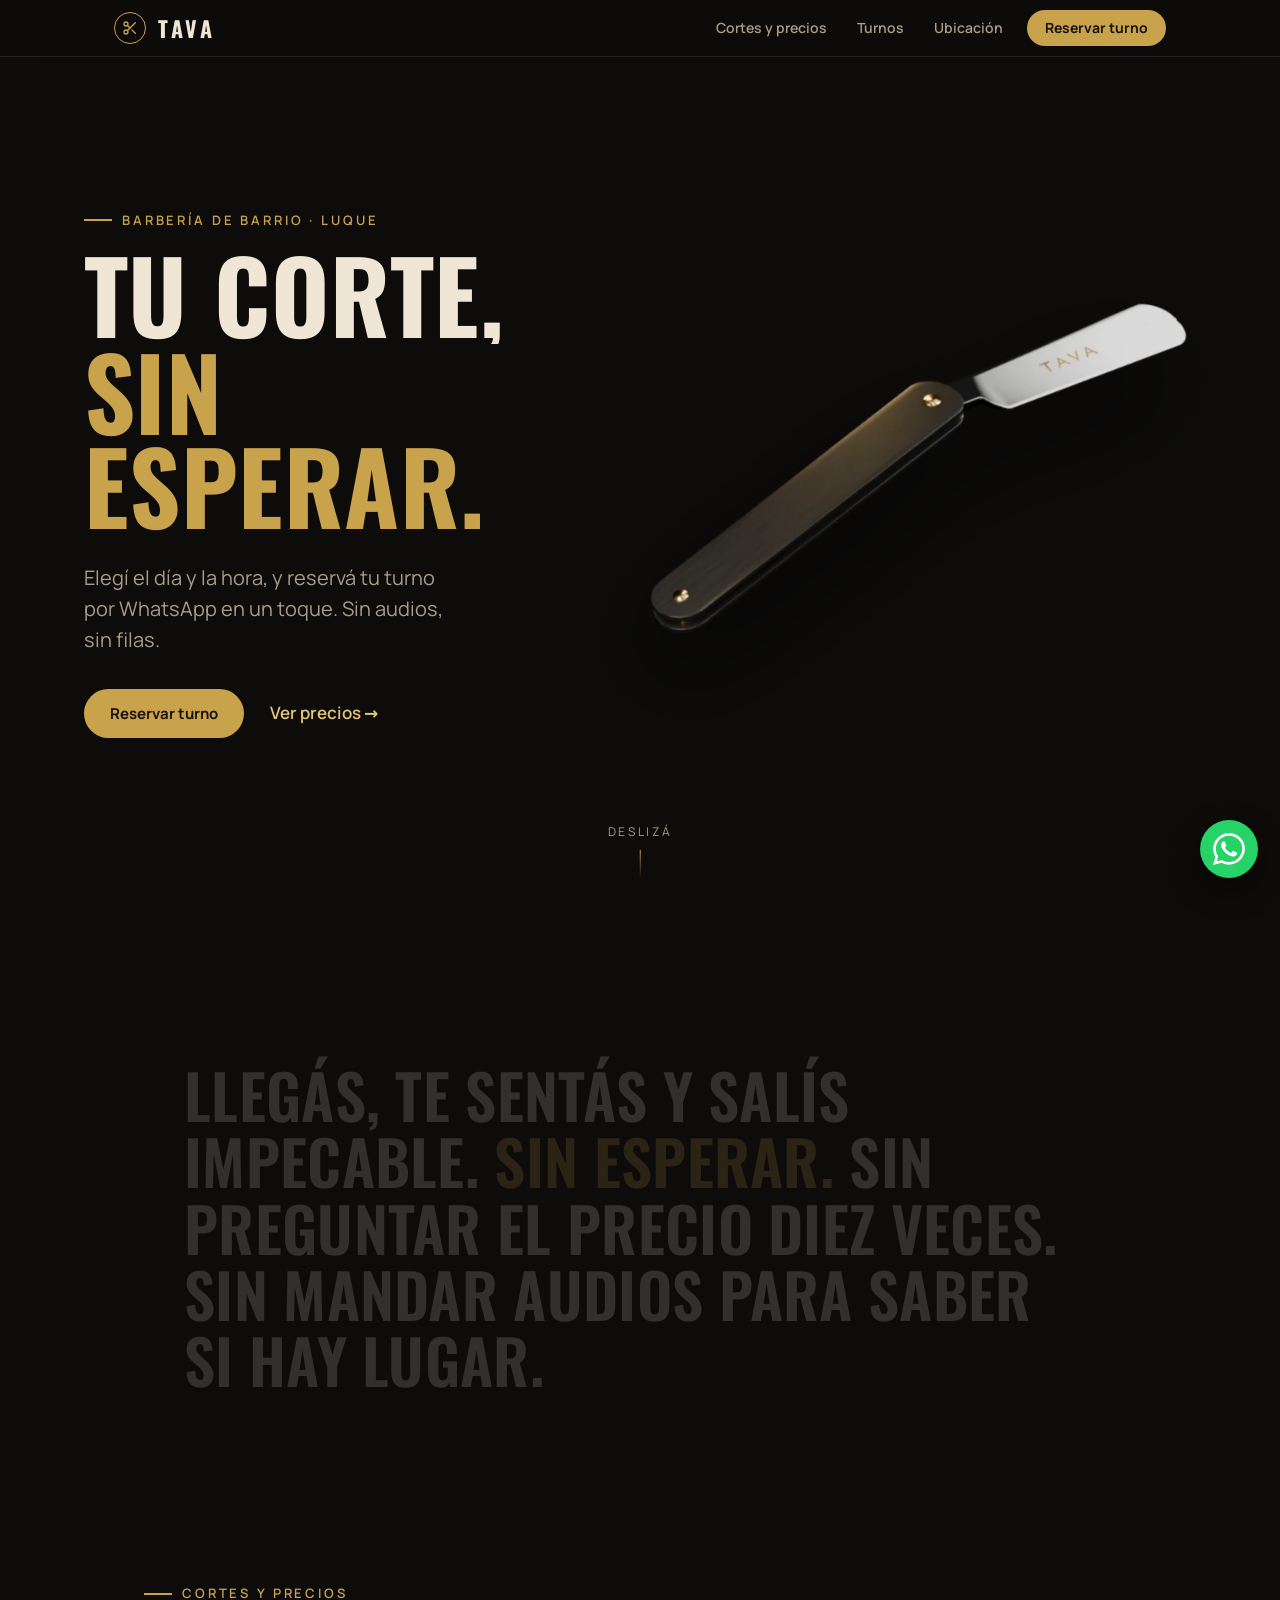
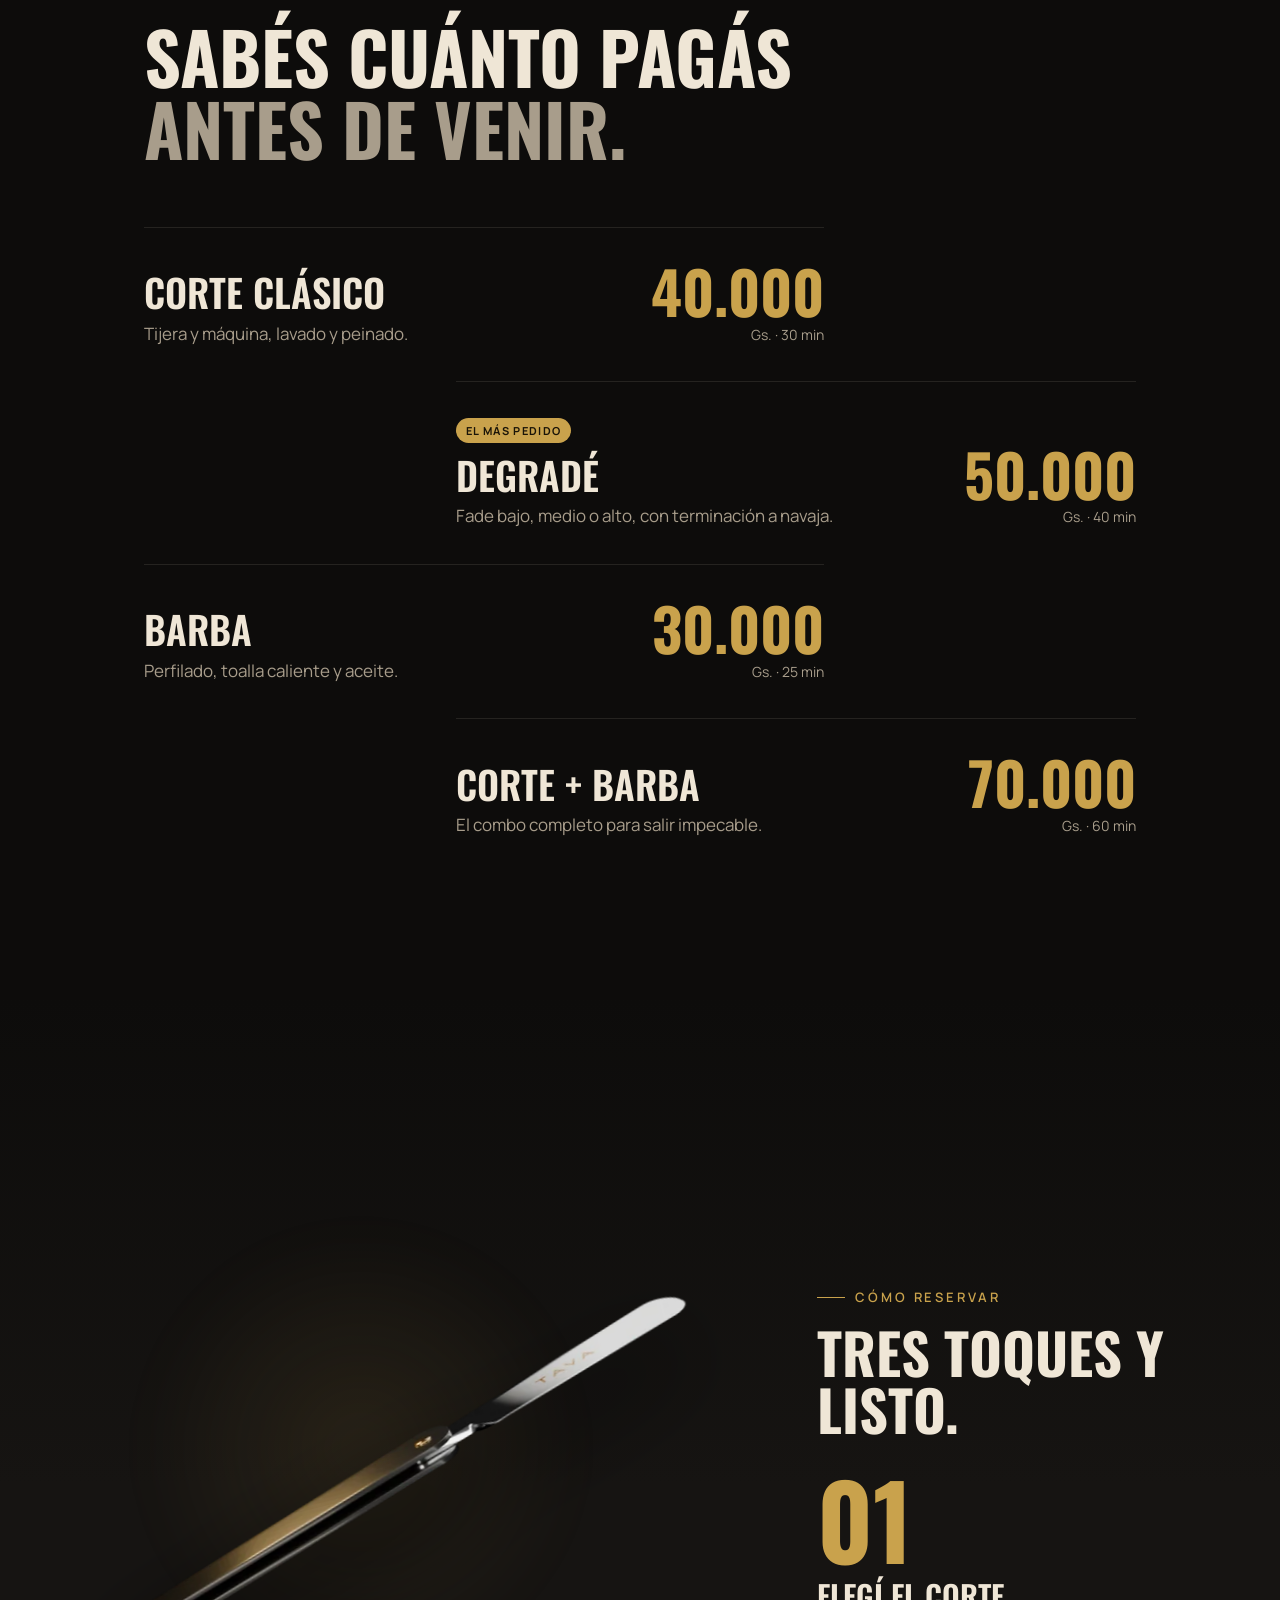
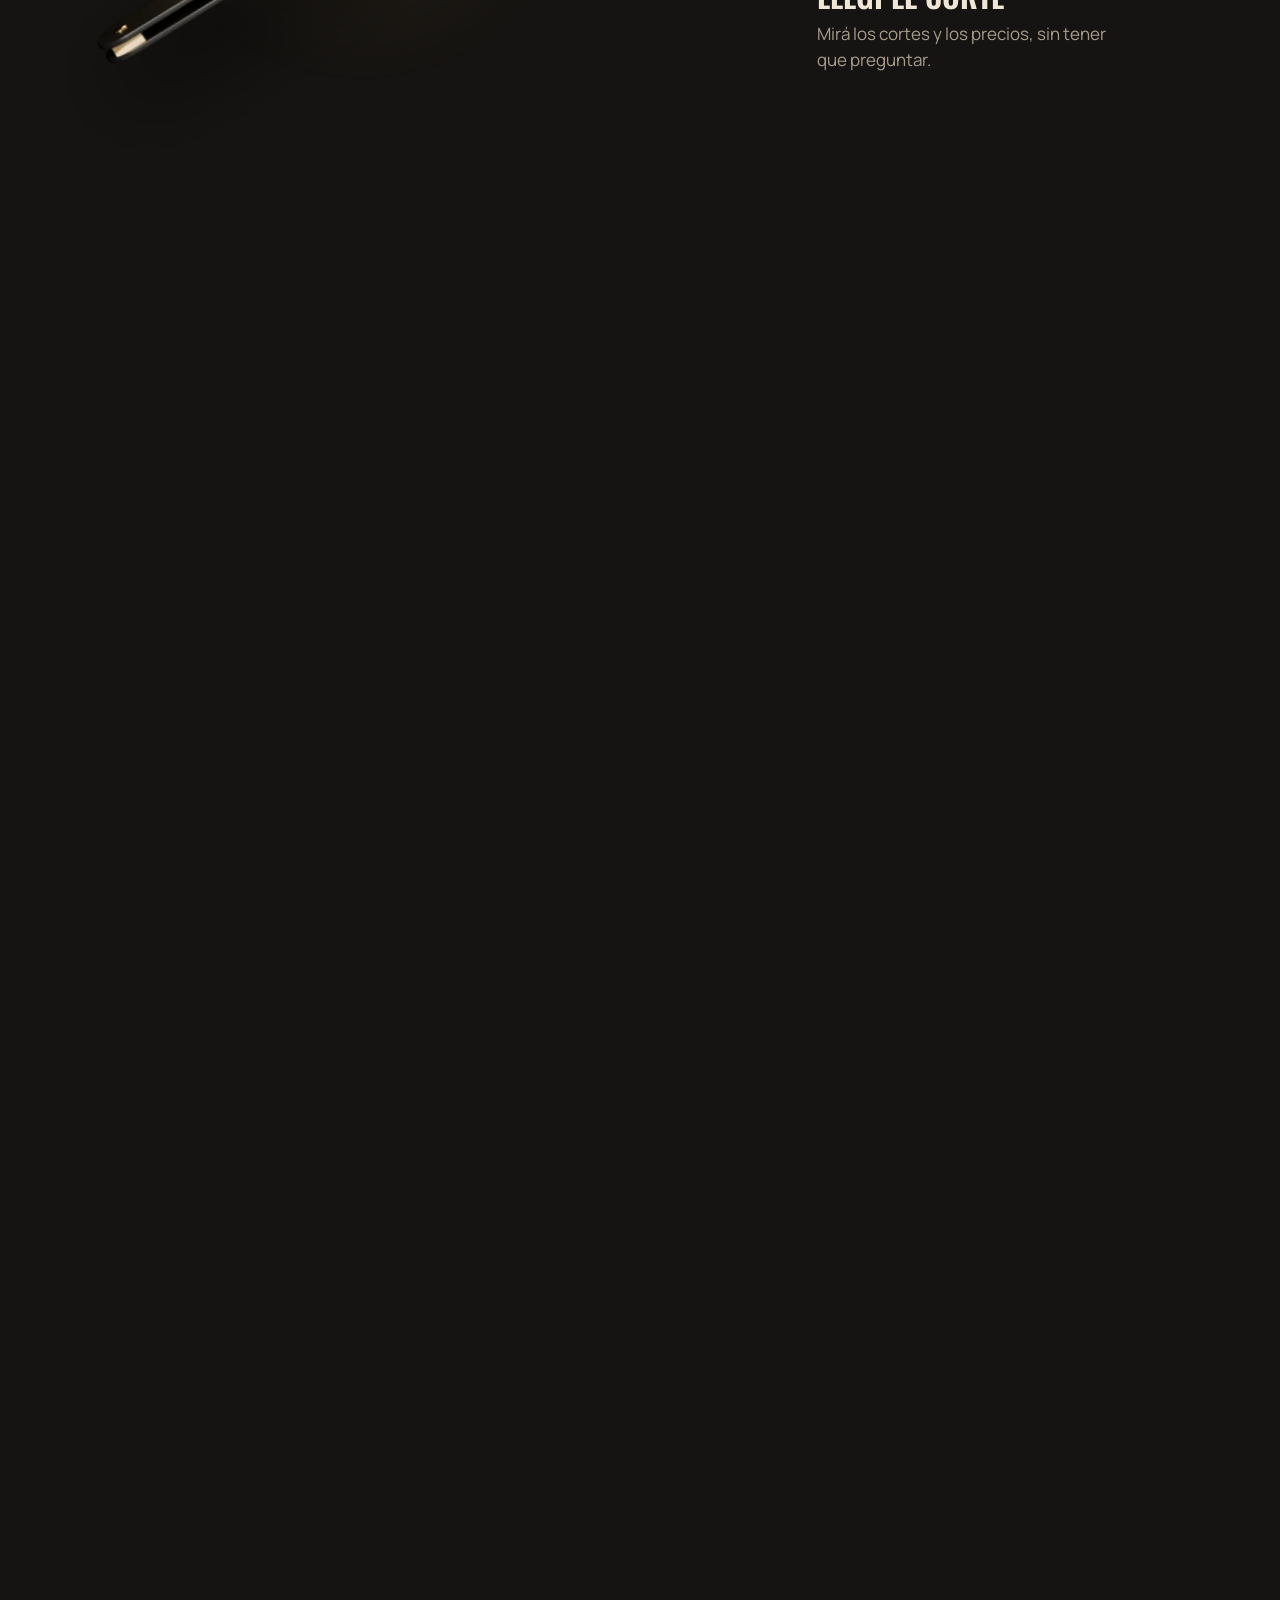
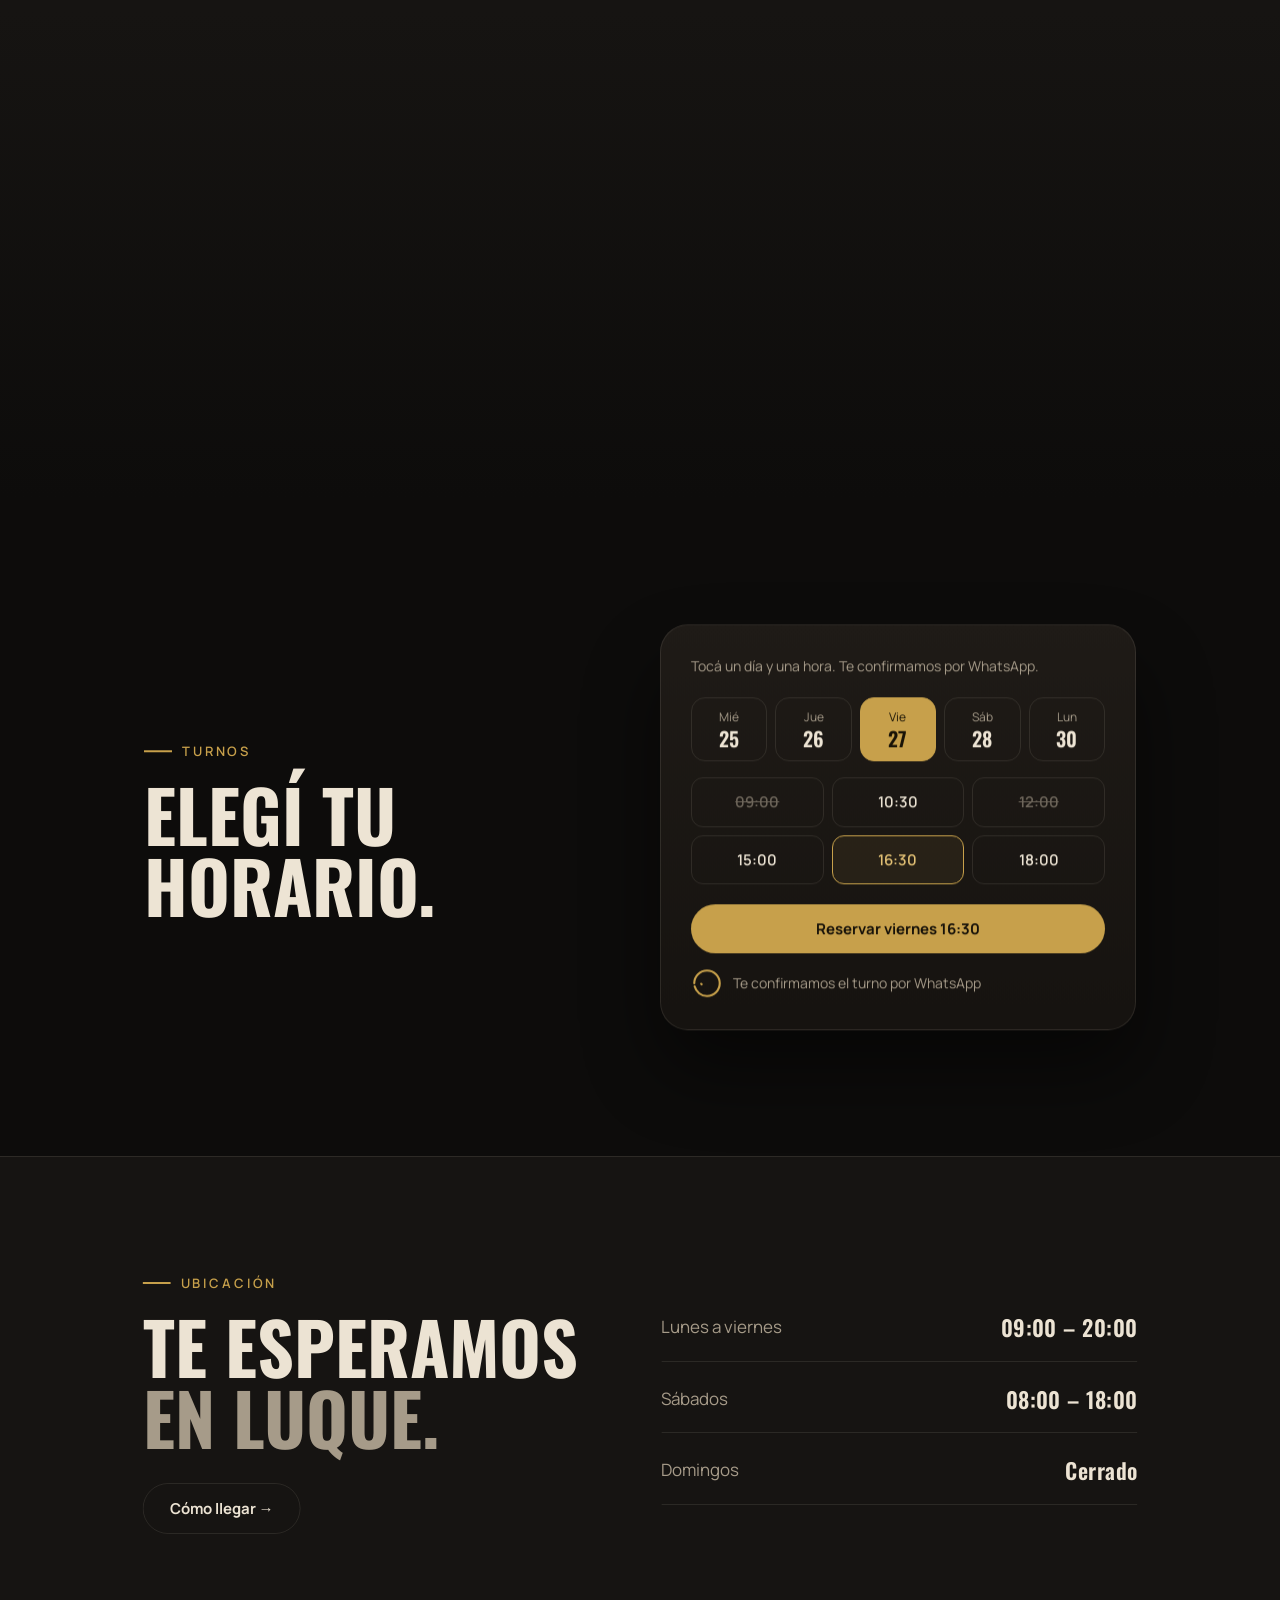
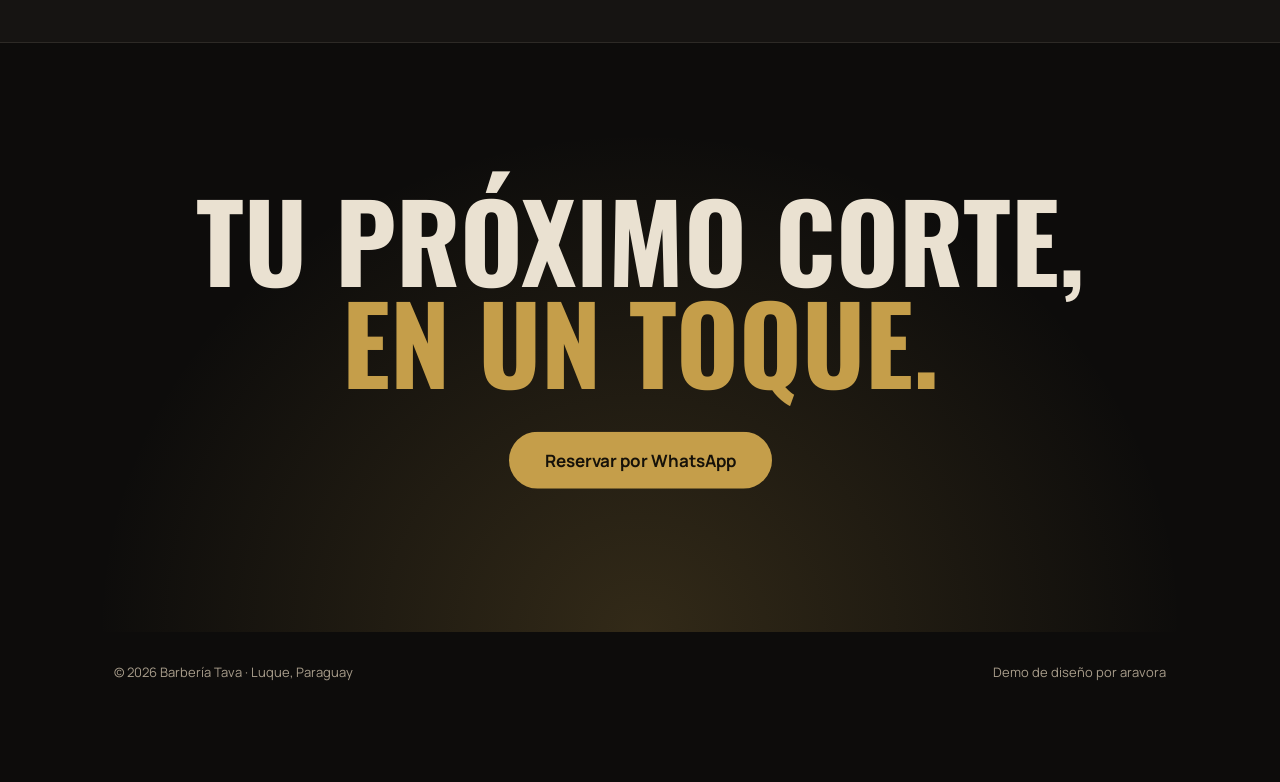
<file: demos/tava/index.html>
<!DOCTYPE html>
<html lang="es">
<head>
<meta charset="utf-8">
<meta name="viewport" content="width=device-width, initial-scale=1">
<title>Barbería Tava · Luque — Tu corte, sin esperar</title>
<meta name="description" content="Barbería Tava en Luque. Cortes, degradés y barba. Precios a la vista y turno en un toque por WhatsApp.">
<meta name="theme-color" content="#0d0c0b">
<link rel="icon" href="data:image/svg+xml,%3Csvg xmlns='http://www.w3.org/2000/svg' viewBox='0 0 32 32'%3E%3Ccircle cx='16' cy='16' r='14' fill='%23c9a24c'/%3E%3C/svg%3E">
<link rel="preload" href="fonts/oswald-latin-700-normal.woff2" as="font" type="font/woff2" crossorigin>
<link rel="stylesheet" href="styles.css?v=20261123">
<script defer src="js/gsap.min.js?v=20261123"></script>
<script defer src="js/ScrollTrigger.min.js?v=20261123"></script>
<script defer src="js/lottie_light.min.js?v=20261123"></script>
<script defer src="js/motion.js?v=20261123"></script>
</head>
<body>

<header class="nav">
  <div class="nav__inner">
    <a class="brand" href="#top" aria-label="Barbería Tava, inicio">
      <span class="mark"><svg width="16" height="16" viewBox="0 0 24 24" fill="none" stroke="#c9a24c" stroke-width="2" stroke-linecap="round" stroke-linejoin="round" aria-hidden="true"><circle cx="6" cy="6" r="3"/><path d="M8.12 8.12 12 12"/><path d="M20 4 8.12 15.88"/><circle cx="6" cy="18" r="3"/><path d="M14.8 14.8 20 20"/></svg></span>
      <b>TAVA</b>
    </a>
    <nav class="nav__links" aria-label="Secciones">
      <a href="#cortes">Cortes y precios</a>
      <a href="#turnos">Turnos</a>
      <a href="#ubicacion">Ubicación</a>
    </nav>
    <a class="btn btn--small" href="#turnos">Reservar turno</a>
  </div>
</header>

<main id="top">

  <!-- HERO -->
  <section class="hero" aria-labelledby="hero-title">
    <div class="hero__glow" aria-hidden="true"></div>
    <div class="hero__copy">
      <p class="eyebrow" data-hero>Barbería de barrio · Luque</p>
      <h1 id="hero-title" class="hero__title"><span class="line"><span data-word>Tu corte,</span></span><span class="line"><span data-word><em>sin esperar.</em></span></span></h1>
      <p class="hero__lead" data-hero>Elegí el día y la hora, y reservá tu turno por WhatsApp en un toque. Sin audios, sin filas.</p>
      <div class="hero__ctas" data-hero>
        <a class="btn" href="#turnos">Reservar turno</a>
        <a class="link-arrow" href="#cortes">Ver precios <span aria-hidden="true">→</span></a>
      </div>
    </div>
    <figure class="hero__product">
      <img id="product" src="img/navaja-600.webp" srcset="img/navaja-600.webp 600w, img/navaja-1000.webp 1000w" sizes="(min-width: 900px) 46vw, 88vw" width="1000" height="900" alt="Navaja de barbero con mango negro, remaches dorados y la palabra TAVA grabada en la hoja" fetchpriority="high">
    </figure>
    <p class="scroll-hint" aria-hidden="true">Deslizá</p>
  </section>

  <!-- STATEMENT -->
  <section class="statement" aria-label="Lo que te prometemos">
    <p class="statement__text" id="statement">Llegás, te sentás y salís impecable. <span class="accent">Sin esperar.</span> Sin preguntar el precio diez veces. Sin mandar audios para saber si hay lugar.</p>
  </section>

  <!-- CORTES: entran desde los costados -->
  <section class="cuts" id="cortes" aria-labelledby="cuts-title">
    <p class="eyebrow" data-rise>Cortes y precios</p>
    <h2 id="cuts-title" class="section-title" data-rise>Sabés cuánto pagás<br><span class="muted">antes de venir.</span></h2>

    <article class="cut" data-side="left">
      <div class="cut__text">
        <h3>Corte clásico</h3>
        <p>Tijera y máquina, lavado y peinado.</p>
      </div>
      <div class="cut__price"><b>40.000</b><span>Gs. · 30 min</span></div>
    </article>

    <article class="cut cut--top" data-side="right">
      <div class="cut__text">
        <span class="tag">El más pedido</span>
        <h3>Degradé</h3>
        <p>Fade bajo, medio o alto, con terminación a navaja.</p>
      </div>
      <div class="cut__price"><b>50.000</b><span>Gs. · 40 min</span></div>
    </article>

    <article class="cut" data-side="left">
      <div class="cut__text">
        <h3>Barba</h3>
        <p>Perfilado, toalla caliente y aceite.</p>
      </div>
      <div class="cut__price"><b>30.000</b><span>Gs. · 25 min</span></div>
    </article>

    <article class="cut" data-side="right">
      <div class="cut__text">
        <h3>Corte + barba</h3>
        <p>El combo completo para salir impecable.</p>
      </div>
      <div class="cut__price"><b>70.000</b><span>Gs. · 60 min</span></div>
    </article>
  </section>

  <!-- SECCIÓN FIJA: la navaja gira mientras cambian los pasos -->
  <section class="spin" aria-labelledby="spin-title">
    <div class="spin__stage">
      <div class="spin__glow" aria-hidden="true"></div>
      <div class="spin__visual">
        <img class="spin__img" id="spinImg" src="img/navaja-abierta-700.webp" srcset="img/navaja-abierta-700.webp 700w, img/navaja-abierta-1200.webp 1200w" sizes="(min-width: 900px) 48vw, 90vw" width="1200" height="449" alt="" loading="lazy">
      </div>
      <div class="spin__copy">
        <p class="eyebrow">Cómo reservar</p>
        <h2 id="spin-title" class="spin__title">Tres toques y listo.</h2>
        <div class="spin__items">
          <div class="spin__item is-on"><p class="big">01</p><h3>Elegí el corte</h3><p>Mirá los cortes y los precios, sin tener que preguntar.</p></div>
          <div class="spin__item"><p class="big">02</p><h3>Elegí día y hora</h3><p>Ves los horarios libres al instante.</p></div>
          <div class="spin__item"><p class="big">03</p><h3>Confirmá por WhatsApp</h3><p>Se abre el chat con tu turno ya escrito. Solo enviás.</p></div>
        </div>
      </div>
    </div>
  </section>

  <!-- TURNOS -->
  <section class="booking" id="turnos" aria-labelledby="booking-title">
    <div class="booking__head">
      <p class="eyebrow" data-rise>Turnos</p>
      <h2 id="booking-title" class="section-title" data-rise>Elegí tu horario.</h2>
    </div>
    <div class="turnos" data-rise>
      <p class="turnos__hint">Tocá un día y una hora. Te confirmamos por WhatsApp.</p>
      <div class="days" role="group" aria-label="Día">
        <button class="day" type="button">Mié<b>25</b></button>
        <button class="day" type="button">Jue<b>26</b></button>
        <button class="day on" type="button" aria-pressed="true">Vie<b>27</b></button>
        <button class="day" type="button">Sáb<b>28</b></button>
        <button class="day" type="button">Lun<b>30</b></button>
      </div>
      <div class="slots" role="group" aria-label="Hora">
        <button class="slot off" type="button" disabled>09:00</button>
        <button class="slot" type="button">10:30</button>
        <button class="slot off" type="button" disabled>12:00</button>
        <button class="slot" type="button">15:00</button>
        <button class="slot pick" type="button" aria-pressed="true">16:30</button>
        <button class="slot" type="button">18:00</button>
      </div>
      <a class="btn btn--block" id="bookBtn" href="https://wa.me/595000000000?text=Hola%2C%20quiero%20turno%20para%20el%20viernes%20a%20las%2016%3A30">Reservar viernes 16:30</a>
      <div class="ok"><span class="lottie-ok" aria-hidden="true"></span><span>Te confirmamos el turno por WhatsApp</span></div>
    </div>
  </section>

  <!-- UBICACIÓN -->
  <section class="place" id="ubicacion" aria-labelledby="place-title">
    <div class="place__inner">
      <div data-side="left" class="place__col">
        <p class="eyebrow">Ubicación</p>
        <h2 id="place-title" class="section-title">Te esperamos<br><span class="muted">en Luque.</span></h2>
        <a class="btn btn--ghost" href="#">Cómo llegar →</a>
      </div>
      <div data-side="right" class="place__col hours">
        <div><span>Lunes a viernes</span><b>09:00 – 20:00</b></div>
        <div><span>Sábados</span><b>08:00 – 18:00</b></div>
        <div><span>Domingos</span><b>Cerrado</b></div>
      </div>
    </div>
  </section>

  <!-- CTA -->
  <section class="cta" aria-labelledby="cta-title">
    <h2 id="cta-title" class="cta__title" data-rise>Tu próximo corte,<br><em>en un toque.</em></h2>
    <a class="btn btn--big" href="#turnos" data-rise>Reservar por WhatsApp</a>
  </section>

</main>

<footer class="footer">
  <span>© 2026 Barbería Tava · Luque, Paraguay</span>
  <span>Demo de diseño por aravora</span>
</footer>

<a class="wa" href="https://wa.me/595000000000" aria-label="Escribir por WhatsApp"><svg width="32" height="32" viewBox="0 0 24 24" fill="#fff" aria-hidden="true"><path d="M17.472 14.382c-.297-.149-1.758-.867-2.03-.967-.273-.099-.471-.148-.67.15-.197.297-.767.966-.94 1.164-.173.199-.347.223-.644.075-.297-.15-1.255-.463-2.39-1.475-.883-.788-1.48-1.761-1.653-2.059-.173-.297-.018-.458.13-.606.134-.133.298-.347.446-.52.149-.174.198-.298.298-.497.099-.198.05-.371-.025-.52-.075-.149-.669-1.612-.916-2.207-.242-.579-.487-.5-.669-.51-.173-.008-.371-.01-.57-.01-.198 0-.52.074-.792.372-.272.297-1.04 1.016-1.04 2.479 0 1.462 1.065 2.875 1.213 3.074.149.198 2.096 3.2 5.077 4.487.709.306 1.262.489 1.694.625.712.227 1.36.195 1.871.118.571-.085 1.758-.719 2.006-1.413.248-.694.248-1.289.173-1.413-.074-.124-.272-.198-.57-.347m-5.421 7.403h-.004a9.87 9.87 0 01-5.031-1.378l-.361-.214-3.741.982.998-3.648-.235-.374a9.86 9.86 0 01-1.51-5.26c.001-5.45 4.436-9.884 9.888-9.884 2.64 0 5.122 1.03 6.988 2.898a9.825 9.825 0 012.893 6.994c-.003 5.45-4.437 9.884-9.885 9.884m8.413-18.297A11.815 11.815 0 0012.05 0C5.495 0 .16 5.335.157 11.892c0 2.096.547 4.142 1.588 5.945L.057 24l6.305-1.654a11.882 11.882 0 005.683 1.448h.005c6.554 0 11.89-5.335 11.893-11.893a11.821 11.821 0 00-3.48-8.413Z"/></svg></a>

</body>
</html>
</file>
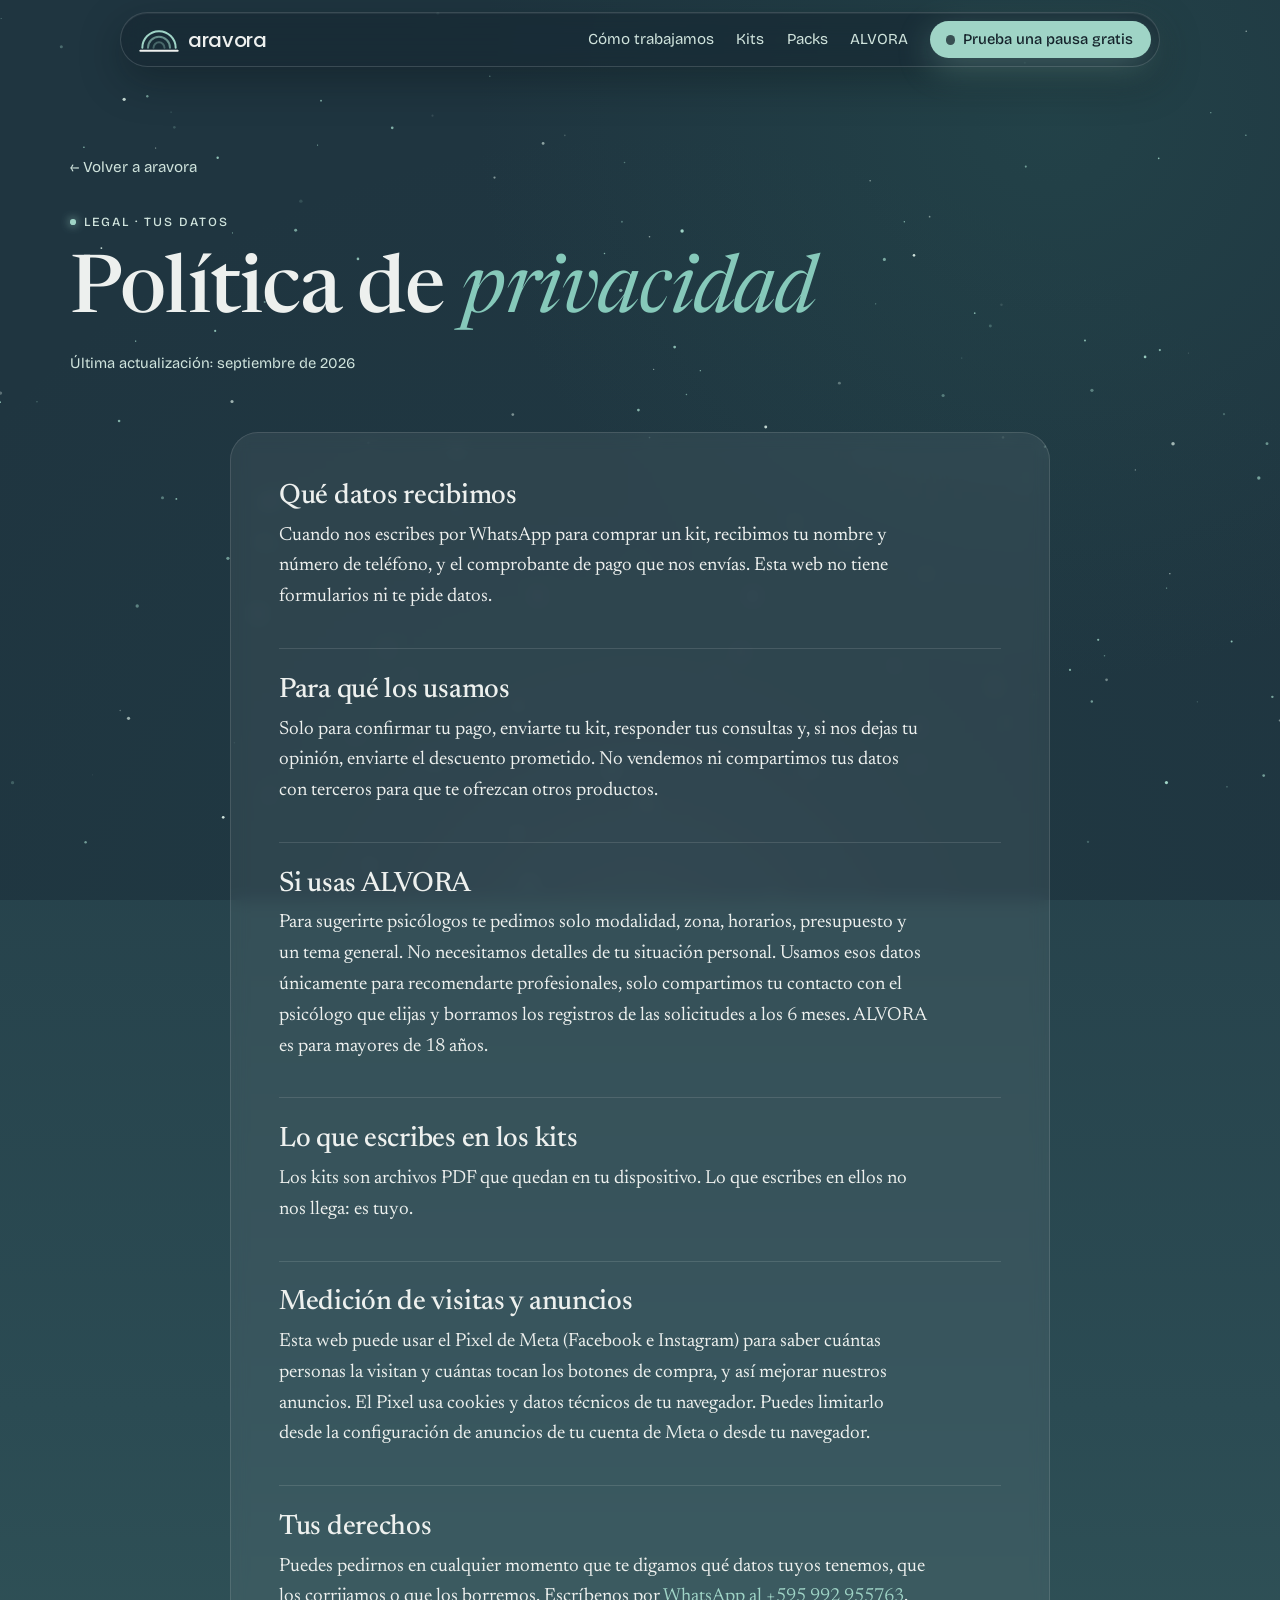
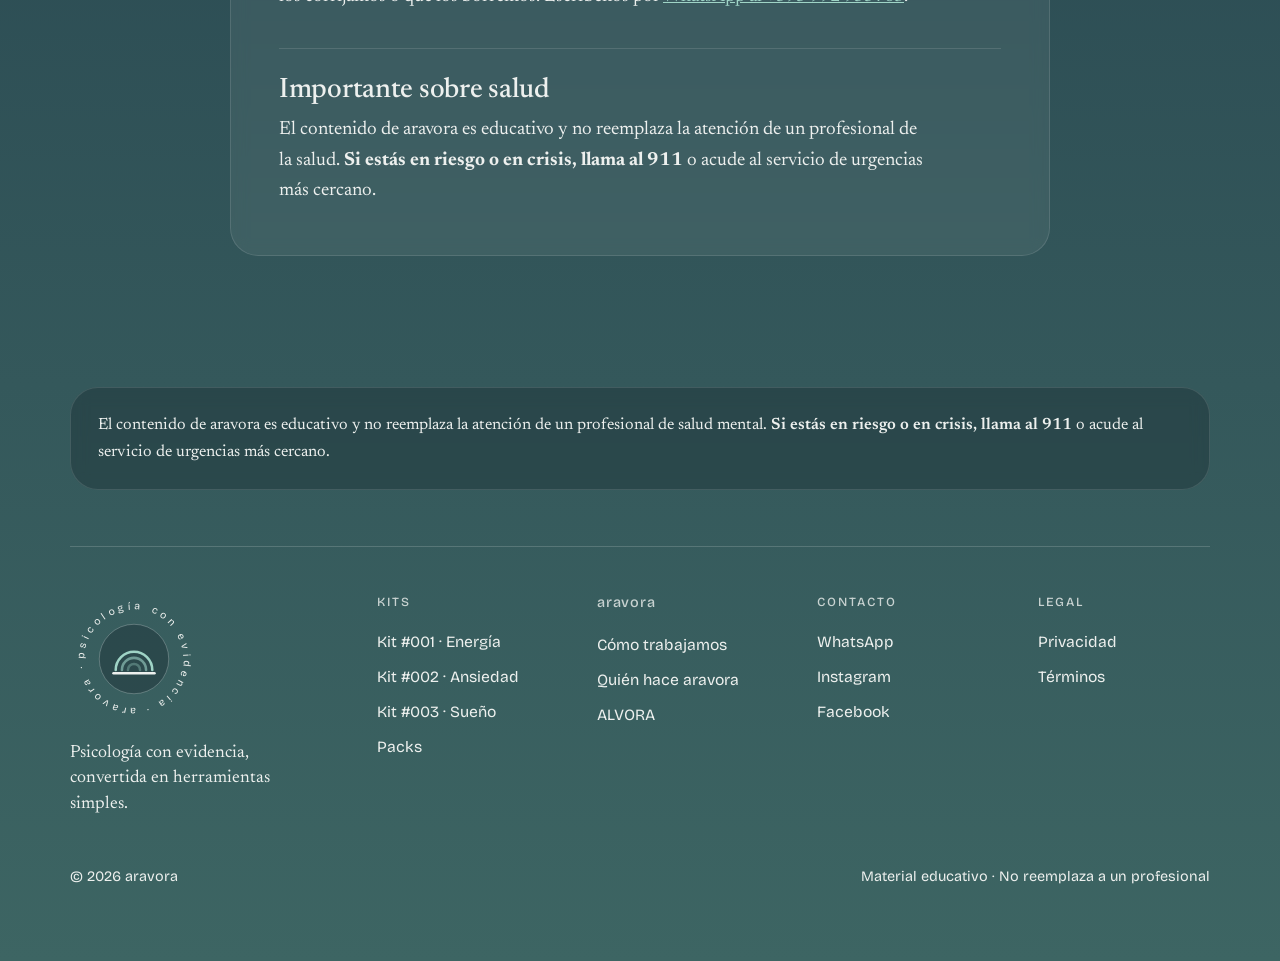
<file: privacidad.html>
<!DOCTYPE html>
<html lang="es">
<head>
  <meta charset="UTF-8">
  <meta name="viewport" content="width=device-width, initial-scale=1">
  <title>Política de privacidad · aravora</title>
  <link rel="icon" href="data:image/svg+xml,%3Csvg xmlns='http://www.w3.org/2000/svg' viewBox='0 0 64 64'%3E%3Crect width='64' height='64' rx='14' fill='%2315232B'/%3E%3Cg fill='none' stroke='%239FD4C6' stroke-width='4' stroke-linecap='round'%3E%3Cpath d='M12 40a20 20 0 0 1 40 0'/%3E%3Cpath d='M19 40a13 13 0 0 1 26 0' opacity='.6'/%3E%3Cpath d='M26 40a6 6 0 0 1 12 0' opacity='.35'/%3E%3C/g%3E%3Cline x1='9' y1='47' x2='55' y2='47' stroke='%23EDF0EE' stroke-width='4' stroke-linecap='round'/%3E%3C/svg%3E">
  <link rel="preconnect" href="https://fonts.googleapis.com">
  <link rel="preconnect" href="https://fonts.gstatic.com" crossorigin>
  <link href="https://fonts.googleapis.com/css2?family=Poppins:wght@500&family=Bricolage+Grotesque:opsz,wght@12..96,400;12..96,500;12..96,650&family=Newsreader:ital,opsz,wght@0,6..72,400;0,6..72,500;1,6..72,400;1,6..72,500&display=swap" rel="stylesheet">

  <link rel="stylesheet" href="sistema.css?v=3">
</head>
<body>

  <canvas id="cielo" aria-hidden="true"></canvas>

  <header class="cabecera">
    <div class="contenedor">
      <a href="index.html" class="marca" aria-label="aravora, inicio">
        <svg viewBox="0 0 240 160" aria-hidden="true">
          <g class="arcos" fill="none" stroke-width="12" stroke-linecap="round">
            <path d="M20 130a100 100 0 0 1 200 0"/>
            <path d="M54 130a66 66 0 0 1 132 0" opacity=".6"/>
            <path d="M87 130a33 33 0 0 1 66 0" opacity=".35"/>
          </g>
          <line x1="8" y1="148" x2="232" y2="148" stroke="currentColor" stroke-width="12" stroke-linecap="round"/>
        </svg>
        <span class="palabra">aravora</span>
      </a>
      <div class="navegacion">
        <nav class="menu" aria-label="Principal">
          <a href="index.html#metodo">Cómo trabajamos</a>
          <a href="index.html#kits">Kits</a>
          <a href="index.html#packs">Packs</a>
          <a href="alvora.html">ALVORA</a>
        </nav>
        <a href="index.html#pausa" class="boton boton-pausa"><span class="respira" aria-hidden="true"></span>Prueba una pausa gratis</a>
        <button class="abrir-menu" type="button" aria-expanded="false" aria-controls="hoja-menu" aria-label="Abrir el menú"><span></span></button>
      </div>
      <nav class="hoja-menu" id="hoja-menu" aria-label="Menú" hidden>
        <a href="index.html#metodo">Cómo trabajamos</a>
        <a href="index.html#kits">Kits</a>
        <a href="index.html#packs">Packs</a>
        <a href="alvora.html">ALVORA</a>
      </nav>
    </div>
  </header>

  <main>
    <section class="pagina-hero">
      <div class="contenedor">
        <a class="volver" href="index.html">← Volver a aravora</a>
        <p class="etiqueta">Legal · Tus datos</p>
        <h1>Política de <em>privacidad</em></h1>
        <p class="fecha">Última actualización: septiembre de 2026</p>
      </div>
    </section>
    <section class="documento">
      <div class="contenedor">
        <div class="tarjeta">
          <h2>Qué datos recibimos</h2>
          <p>Cuando nos escribes por WhatsApp para comprar un kit, recibimos tu nombre y número de teléfono, y el comprobante de pago que nos envías. Esta web no tiene formularios ni te pide datos.</p>
          <h2>Para qué los usamos</h2>
          <p>Solo para confirmar tu pago, enviarte tu kit, responder tus consultas y, si nos dejas tu opinión, enviarte el descuento prometido. No vendemos ni compartimos tus datos con terceros para que te ofrezcan otros productos.</p>
          <h2>Si usas ALVORA</h2>
          <p>Para sugerirte psicólogos te pedimos solo modalidad, zona, horarios, presupuesto y un tema general. No necesitamos detalles de tu situación personal. Usamos esos datos únicamente para recomendarte profesionales, solo compartimos tu contacto con el psicólogo que elijas y borramos los registros de las solicitudes a los 6 meses. ALVORA es para mayores de 18 años.</p>
          <h2>Lo que escribes en los kits</h2>
          <p>Los kits son archivos PDF que quedan en tu dispositivo. Lo que escribes en ellos no nos llega: es tuyo.</p>
          <h2>Medición de visitas y anuncios</h2>
          <p>Esta web puede usar el Pixel de Meta (Facebook e Instagram) para saber cuántas personas la visitan y cuántas tocan los botones de compra, y así mejorar nuestros anuncios. El Pixel usa cookies y datos técnicos de tu navegador. Puedes limitarlo desde la configuración de anuncios de tu cuenta de Meta o desde tu navegador.</p>
          <h2>Tus derechos</h2>
          <p>Puedes pedirnos en cualquier momento que te digamos qué datos tuyos tenemos, que los corrijamos o que los borremos. Escríbenos por <a href="https://wa.me/595992955763" target="_blank" rel="noopener">WhatsApp al +595 992 955763</a>.</p>
          <h2>Importante sobre salud</h2>
          <p>El contenido de aravora es educativo y no reemplaza la atención de un profesional de la salud. <strong>Si estás en riesgo o en crisis, llama al 911</strong> o acude al servicio de urgencias más cercano.</p>
        </div>
      </div>
    </section>
  </main>

  <!-- 8 · PIE: el amanecer, por columnas y con el sello -->
  <footer class="pie-sitio">
    <div class="contenedor">
      <p class="aviso tarjeta">
        El contenido de aravora es educativo y no reemplaza la atención de un profesional de salud mental.
        <strong>Si estás en riesgo o en crisis, llama al 911</strong> o acude al servicio de urgencias más cercano.
      </p>
      <div class="pie-columnas">
        <div class="pie-marca">
          <div class="sello" aria-hidden="true">
            <svg viewBox="0 0 140 140">
              <defs><path id="sello-circulo" d="M70,70 m-54,0 a54,54 0 1,1 108,0 a54,54 0 1,1 -108,0"/></defs>
              <g class="anillo"><text class="letras"><textPath href="#sello-circulo" textLength="333" lengthAdjust="spacing">psicología con evidencia · aravora ·</textPath></text></g>
              <circle cx="70" cy="70" r="38" fill="rgba(21, 35, 43, .35)" stroke="rgba(237, 240, 238, .28)"/>
              <g transform="translate(46 56) scale(.2)">
                <g fill="none" stroke="#9FD4C6" stroke-width="14" stroke-linecap="round"><path d="M20 130a100 100 0 0 1 200 0"/><path d="M54 130a66 66 0 0 1 132 0" opacity=".6"/><path d="M87 130a33 33 0 0 1 66 0" opacity=".35"/></g>
                <line x1="8" y1="148" x2="232" y2="148" stroke="#EDF0EE" stroke-width="14" stroke-linecap="round"/>
              </g>
            </svg>
          </div>
          <p>Psicología con evidencia, convertida en herramientas simples.</p>
        </div>
        <nav class="pie-columna" aria-label="Kits">
          <h3>Kits</h3>
          <a href="index.html#kit-001">Kit #001 · Energía</a>
          <a href="index.html#kit-002">Kit #002 · Ansiedad</a>
          <a href="index.html#kit-003">Kit #003 · Sueño</a>
          <a href="index.html#packs">Packs</a>
        </nav>
        <nav class="pie-columna" aria-label="aravora">
          <h3 class="minuscula">aravora</h3>
          <a href="index.html#metodo">Cómo trabajamos</a>
          <a href="index.html#quien">Quién hace aravora</a>
          <a href="alvora.html">ALVORA</a>
        </nav>
        <nav class="pie-columna" aria-label="Contacto">
          <h3>Contacto</h3>
          <a href="https://wa.me/595992955763" target="_blank" rel="noopener">WhatsApp</a>
          <a href="https://instagram.com/aravora.studio" target="_blank" rel="noopener">Instagram</a>
          <a href="https://facebook.com/aravora.studio" target="_blank" rel="noopener">Facebook</a>
        </nav>
        <nav class="pie-columna" aria-label="Legal">
          <h3>Legal</h3>
          <a href="privacidad.html">Privacidad</a>
          <a href="terminos.html">Términos</a>
        </nav>
      </div>
      <div class="final">
        <p class="derechos">© 2026 aravora</p>
        <p class="derechos">Material educativo · No reemplaza a un profesional</p>
      </div>
    </div>
  </footer>
  <script src="cielo.js?v=1"></script>
  <script src="sitio.js?v=1"></script>
</body>
</html>
</file>
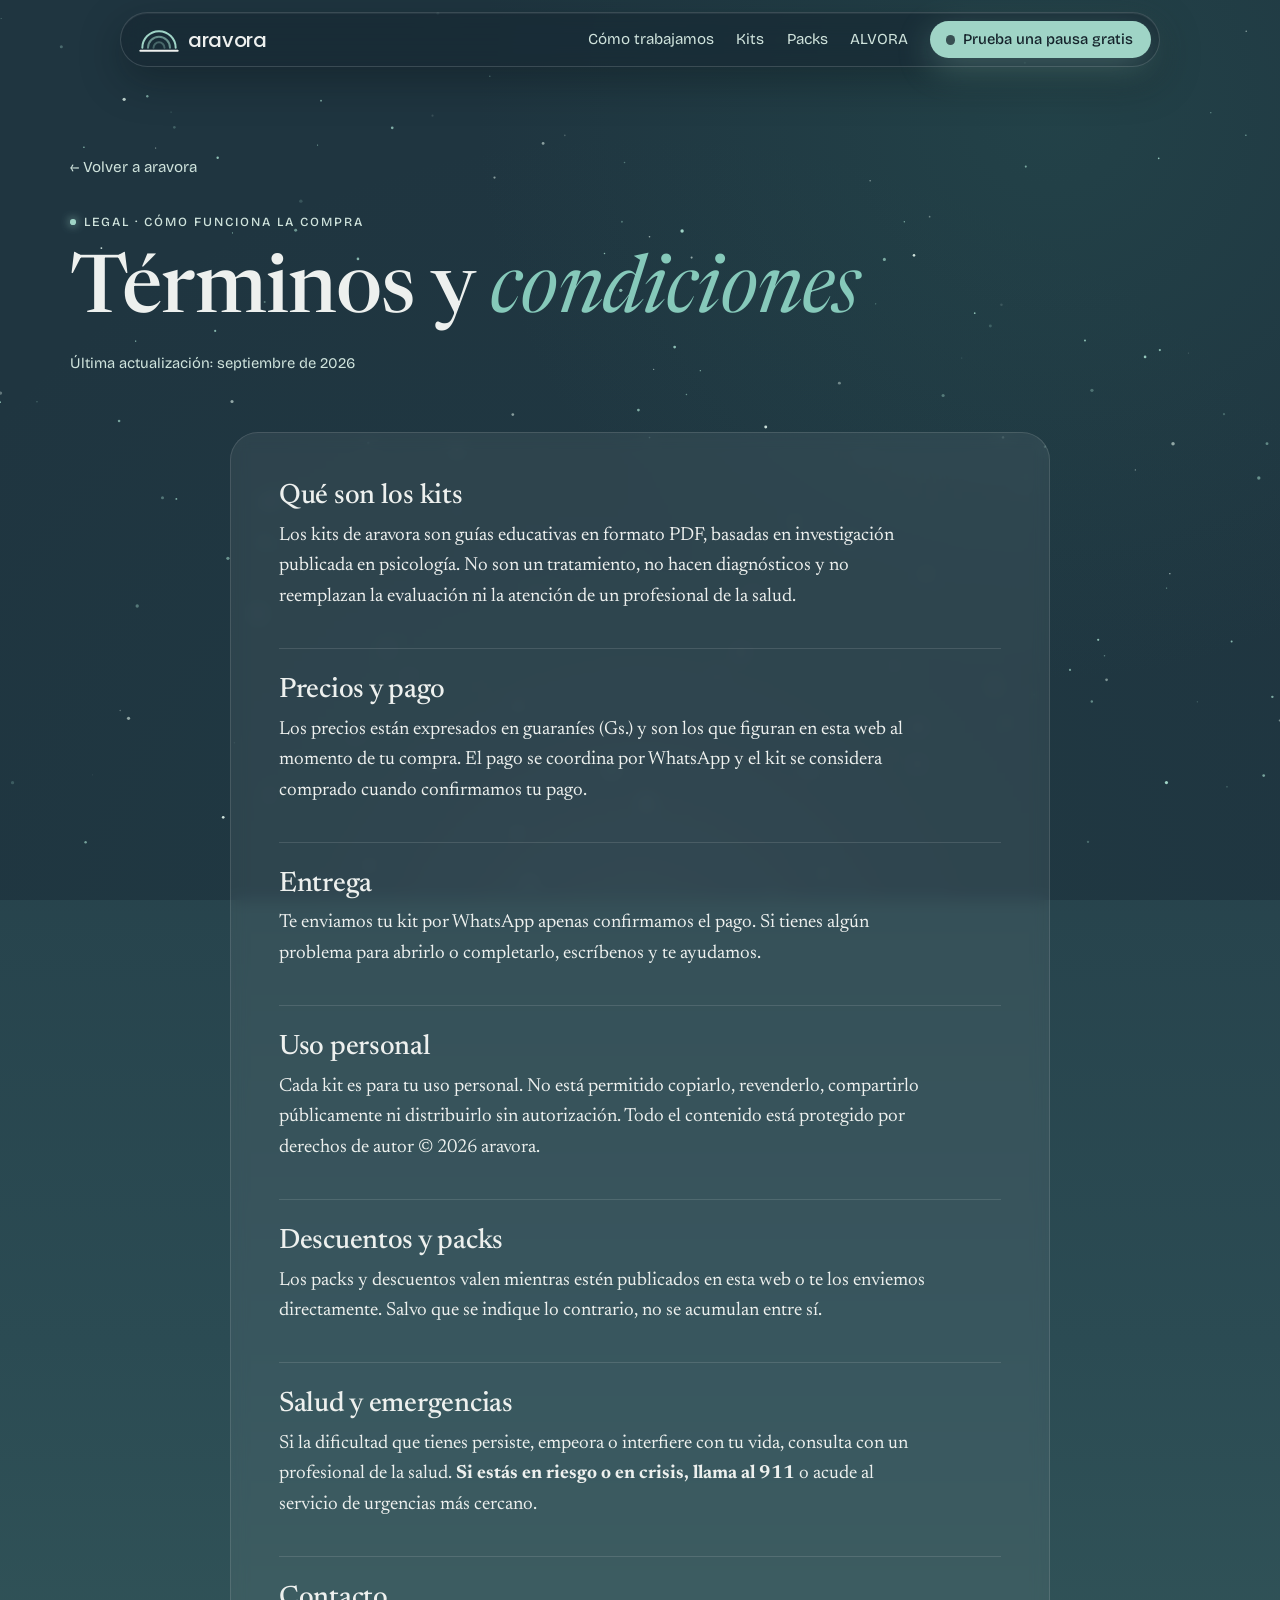
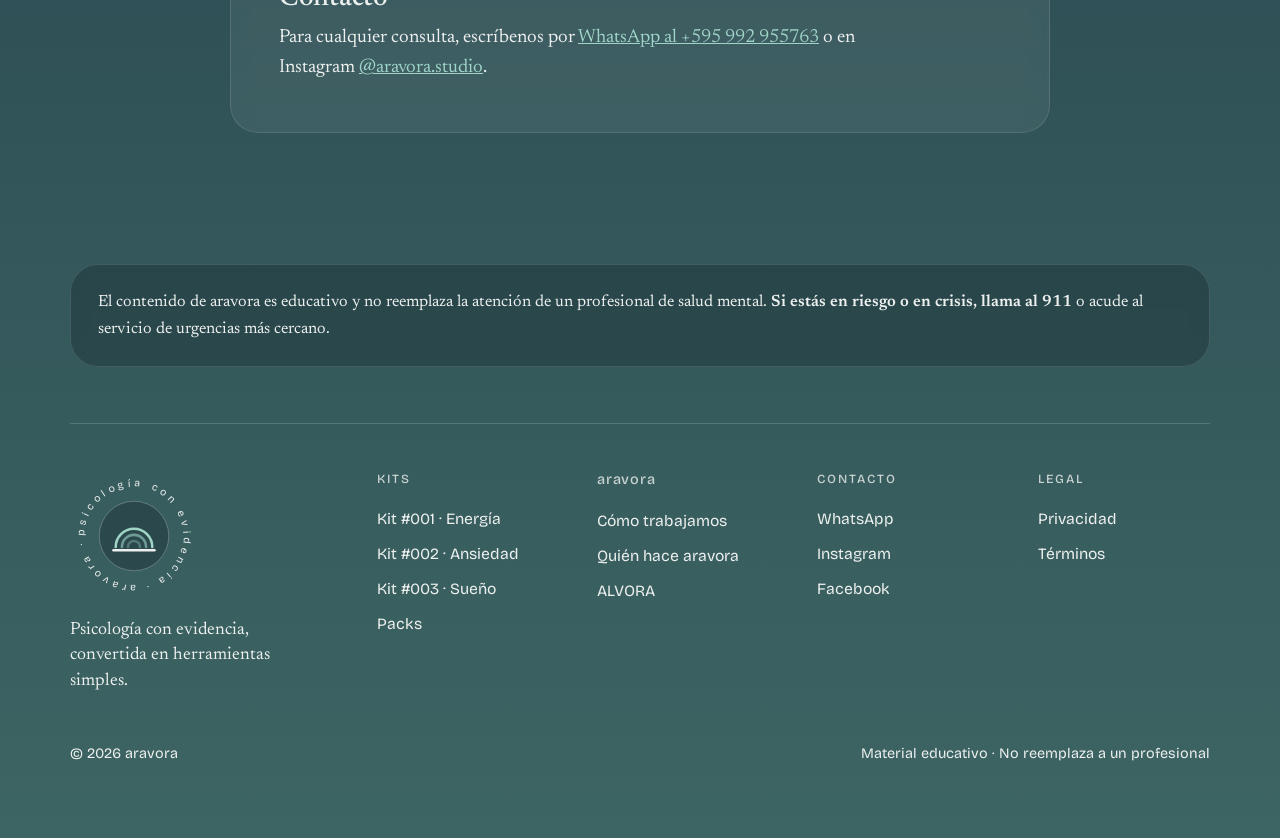
<file: terminos.html>
<!DOCTYPE html>
<html lang="es">
<head>
  <meta charset="UTF-8">
  <meta name="viewport" content="width=device-width, initial-scale=1">
  <title>Términos y condiciones · aravora</title>
  <link rel="icon" href="data:image/svg+xml,%3Csvg xmlns='http://www.w3.org/2000/svg' viewBox='0 0 64 64'%3E%3Crect width='64' height='64' rx='14' fill='%2315232B'/%3E%3Cg fill='none' stroke='%239FD4C6' stroke-width='4' stroke-linecap='round'%3E%3Cpath d='M12 40a20 20 0 0 1 40 0'/%3E%3Cpath d='M19 40a13 13 0 0 1 26 0' opacity='.6'/%3E%3Cpath d='M26 40a6 6 0 0 1 12 0' opacity='.35'/%3E%3C/g%3E%3Cline x1='9' y1='47' x2='55' y2='47' stroke='%23EDF0EE' stroke-width='4' stroke-linecap='round'/%3E%3C/svg%3E">
  <link rel="preconnect" href="https://fonts.googleapis.com">
  <link rel="preconnect" href="https://fonts.gstatic.com" crossorigin>
  <link href="https://fonts.googleapis.com/css2?family=Poppins:wght@500&family=Bricolage+Grotesque:opsz,wght@12..96,400;12..96,500;12..96,650&family=Newsreader:ital,opsz,wght@0,6..72,400;0,6..72,500;1,6..72,400;1,6..72,500&display=swap" rel="stylesheet">

  <link rel="stylesheet" href="sistema.css?v=3">
</head>
<body>

  <canvas id="cielo" aria-hidden="true"></canvas>

  <header class="cabecera">
    <div class="contenedor">
      <a href="index.html" class="marca" aria-label="aravora, inicio">
        <svg viewBox="0 0 240 160" aria-hidden="true">
          <g class="arcos" fill="none" stroke-width="12" stroke-linecap="round">
            <path d="M20 130a100 100 0 0 1 200 0"/>
            <path d="M54 130a66 66 0 0 1 132 0" opacity=".6"/>
            <path d="M87 130a33 33 0 0 1 66 0" opacity=".35"/>
          </g>
          <line x1="8" y1="148" x2="232" y2="148" stroke="currentColor" stroke-width="12" stroke-linecap="round"/>
        </svg>
        <span class="palabra">aravora</span>
      </a>
      <div class="navegacion">
        <nav class="menu" aria-label="Principal">
          <a href="index.html#metodo">Cómo trabajamos</a>
          <a href="index.html#kits">Kits</a>
          <a href="index.html#packs">Packs</a>
          <a href="alvora.html">ALVORA</a>
        </nav>
        <a href="index.html#pausa" class="boton boton-pausa"><span class="respira" aria-hidden="true"></span>Prueba una pausa gratis</a>
        <button class="abrir-menu" type="button" aria-expanded="false" aria-controls="hoja-menu" aria-label="Abrir el menú"><span></span></button>
      </div>
      <nav class="hoja-menu" id="hoja-menu" aria-label="Menú" hidden>
        <a href="index.html#metodo">Cómo trabajamos</a>
        <a href="index.html#kits">Kits</a>
        <a href="index.html#packs">Packs</a>
        <a href="alvora.html">ALVORA</a>
      </nav>
    </div>
  </header>

  <main>
    <section class="pagina-hero">
      <div class="contenedor">
        <a class="volver" href="index.html">← Volver a aravora</a>
        <p class="etiqueta">Legal · Cómo funciona la compra</p>
        <h1>Términos y <em>condiciones</em></h1>
        <p class="fecha">Última actualización: septiembre de 2026</p>
      </div>
    </section>
    <section class="documento">
      <div class="contenedor">
        <div class="tarjeta">
          <h2>Qué son los kits</h2>
          <p>Los kits de aravora son guías educativas en formato PDF, basadas en investigación publicada en psicología. No son un tratamiento, no hacen diagnósticos y no reemplazan la evaluación ni la atención de un profesional de la salud.</p>
          <h2>Precios y pago</h2>
          <p>Los precios están expresados en guaraníes (Gs.) y son los que figuran en esta web al momento de tu compra. El pago se coordina por WhatsApp y el kit se considera comprado cuando confirmamos tu pago.</p>
          <h2>Entrega</h2>
          <p>Te enviamos tu kit por WhatsApp apenas confirmamos el pago. Si tienes algún problema para abrirlo o completarlo, escríbenos y te ayudamos.</p>
          <h2>Uso personal</h2>
          <p>Cada kit es para tu uso personal. No está permitido copiarlo, revenderlo, compartirlo públicamente ni distribuirlo sin autorización. Todo el contenido está protegido por derechos de autor © 2026 aravora.</p>
          <h2>Descuentos y packs</h2>
          <p>Los packs y descuentos valen mientras estén publicados en esta web o te los enviemos directamente. Salvo que se indique lo contrario, no se acumulan entre sí.</p>
          <h2>Salud y emergencias</h2>
          <p>Si la dificultad que tienes persiste, empeora o interfiere con tu vida, consulta con un profesional de la salud. <strong>Si estás en riesgo o en crisis, llama al 911</strong> o acude al servicio de urgencias más cercano.</p>
          <h2>Contacto</h2>
          <p>Para cualquier consulta, escríbenos por <a href="https://wa.me/595992955763" target="_blank" rel="noopener">WhatsApp al +595 992 955763</a> o en Instagram <a href="https://instagram.com/aravora.studio" target="_blank" rel="noopener">@aravora.studio</a>.</p>
        </div>
      </div>
    </section>
  </main>

  <!-- 8 · PIE: el amanecer, por columnas y con el sello -->
  <footer class="pie-sitio">
    <div class="contenedor">
      <p class="aviso tarjeta">
        El contenido de aravora es educativo y no reemplaza la atención de un profesional de salud mental.
        <strong>Si estás en riesgo o en crisis, llama al 911</strong> o acude al servicio de urgencias más cercano.
      </p>
      <div class="pie-columnas">
        <div class="pie-marca">
          <div class="sello" aria-hidden="true">
            <svg viewBox="0 0 140 140">
              <defs><path id="sello-circulo" d="M70,70 m-54,0 a54,54 0 1,1 108,0 a54,54 0 1,1 -108,0"/></defs>
              <g class="anillo"><text class="letras"><textPath href="#sello-circulo" textLength="333" lengthAdjust="spacing">psicología con evidencia · aravora ·</textPath></text></g>
              <circle cx="70" cy="70" r="38" fill="rgba(21, 35, 43, .35)" stroke="rgba(237, 240, 238, .28)"/>
              <g transform="translate(46 56) scale(.2)">
                <g fill="none" stroke="#9FD4C6" stroke-width="14" stroke-linecap="round"><path d="M20 130a100 100 0 0 1 200 0"/><path d="M54 130a66 66 0 0 1 132 0" opacity=".6"/><path d="M87 130a33 33 0 0 1 66 0" opacity=".35"/></g>
                <line x1="8" y1="148" x2="232" y2="148" stroke="#EDF0EE" stroke-width="14" stroke-linecap="round"/>
              </g>
            </svg>
          </div>
          <p>Psicología con evidencia, convertida en herramientas simples.</p>
        </div>
        <nav class="pie-columna" aria-label="Kits">
          <h3>Kits</h3>
          <a href="index.html#kit-001">Kit #001 · Energía</a>
          <a href="index.html#kit-002">Kit #002 · Ansiedad</a>
          <a href="index.html#kit-003">Kit #003 · Sueño</a>
          <a href="index.html#packs">Packs</a>
        </nav>
        <nav class="pie-columna" aria-label="aravora">
          <h3 class="minuscula">aravora</h3>
          <a href="index.html#metodo">Cómo trabajamos</a>
          <a href="index.html#quien">Quién hace aravora</a>
          <a href="alvora.html">ALVORA</a>
        </nav>
        <nav class="pie-columna" aria-label="Contacto">
          <h3>Contacto</h3>
          <a href="https://wa.me/595992955763" target="_blank" rel="noopener">WhatsApp</a>
          <a href="https://instagram.com/aravora.studio" target="_blank" rel="noopener">Instagram</a>
          <a href="https://facebook.com/aravora.studio" target="_blank" rel="noopener">Facebook</a>
        </nav>
        <nav class="pie-columna" aria-label="Legal">
          <h3>Legal</h3>
          <a href="privacidad.html">Privacidad</a>
          <a href="terminos.html">Términos</a>
        </nav>
      </div>
      <div class="final">
        <p class="derechos">© 2026 aravora</p>
        <p class="derechos">Material educativo · No reemplaza a un profesional</p>
      </div>
    </div>
  </footer>
  <script src="cielo.js?v=1"></script>
  <script src="sitio.js?v=1"></script>
</body>
</html>
</file>
<file: simple.css>
/* aravora · versión simple (nov. 2026). Una sola página: IA para empresas. */
:root {
  --bg: #F5F7F6; --blanco: #FFFFFF; --oscuro: #0A1114; --oscuro2: #111C21;
  --txt: #0F1B20; --mut: #51605E; --linea: #E1E7E5;
  --menta: #9FD4C6; --menta2: #C4E8DE; --verde: #1F6E62; --tinta: #15232B;
  --aviso: #B45309;
  --sans: "Bricolage Grotesque", system-ui, sans-serif;
  --pad: clamp(20px, 5vw, 64px);
  --ancho: 1160px;
}
*, *::before, *::after { box-sizing: border-box; }
html { scroll-behavior: smooth; -webkit-text-size-adjust: 100%; }
body { margin: 0; background: var(--bg); color: var(--txt); font-family: var(--sans); font-size: 18px; line-height: 1.55; -webkit-font-smoothing: antialiased; overflow-x: clip; }
h1, h2, h3, p, ul, dl, dd, figure { margin: 0; }
ul { padding: 0; list-style: none; }
img { display: block; max-width: 100%; height: auto; }
a { color: inherit; text-decoration: none; }
:focus-visible { outline: 3px solid var(--verde); outline-offset: 3px; border-radius: 8px; }
.oscuro :focus-visible { outline-color: var(--menta); }
@media (prefers-reduced-motion: reduce) { html { scroll-behavior: auto; } * { transition: none !important; } }

.cont { max-width: var(--ancho); margin: 0 auto; padding: 0 var(--pad); }

/* Botones */
.btn { white-space: nowrap; flex: none; display: inline-flex; align-items: center; justify-content: center; gap: 10px; min-height: 54px; padding: 0 26px; border-radius: 999px; font-weight: 700; font-size: 17px; transition: transform .2s, background .2s; }
.btn:hover { transform: translateY(-1px); }
.btn--menta { background: var(--menta); color: var(--tinta); }
.btn--menta:hover { background: var(--menta2); }
.btn--borde { border: 1.5px solid rgba(255,255,255,.28); color: #fff; }
.btn--borde:hover { background: rgba(255,255,255,.08); }
.btn--oscuro { background: var(--oscuro); color: #fff; }
.btn--oscuro:hover { background: var(--oscuro2); }
.btn--sm { min-height: 42px; padding: 0 18px; font-size: 15px; }
.btn svg { width: 20px; height: 20px; flex: none; }

/* Barra superior */
.nav { position: sticky; top: 0; z-index: 50; background: rgba(10, 17, 20, .9); backdrop-filter: blur(14px); -webkit-backdrop-filter: blur(14px); color: #fff; }
.nav .cont { display: flex; align-items: center; gap: 28px; height: 68px; }
.marca { display: flex; align-items: center; gap: 10px; }
.marca svg { width: 34px; height: 22px; }
.logotipo { font-family: "Poppins", var(--sans); font-weight: 600; font-size: 22px; letter-spacing: -.02em; }
.logotipo span { color: var(--menta); }
.nav-links { display: flex; gap: 28px; margin-left: auto; font-weight: 600; font-size: 15px; color: #B9C4C2; }
.nav-links a:hover { color: #fff; }
@media (max-width: 860px) { .nav-links { display: none; } .nav .btn { margin-left: auto; } }

/* Inicio */
.hero { background: var(--oscuro); color: #fff; position: relative; overflow: hidden; }
.hero::before { content: ""; position: absolute; inset: -20% -10% auto auto; width: 70vw; height: 70vw; max-width: 900px; max-height: 900px; background: radial-gradient(closest-side, rgba(47, 111, 101, .55), transparent); pointer-events: none; }
.hero .cont { position: relative; display: grid; grid-template-columns: 1.1fr .9fr; gap: 56px; align-items: center; padding-top: clamp(48px, 9vh, 110px); padding-bottom: clamp(56px, 10vh, 120px); }
.kicker { font-size: 14px; font-weight: 700; letter-spacing: .14em; text-transform: uppercase; color: var(--verde); margin-bottom: 16px; }
.hero .kicker, .oscuro .kicker { color: var(--menta); }
.hero h1 { font-weight: 800; font-size: clamp(40px, 5.2vw, 68px); line-height: 1.02; letter-spacing: -.035em; margin-bottom: 24px; }
.hero h1 em { font-style: normal; color: var(--menta); }
.hero-p { font-size: clamp(18px, 1.6vw, 21px); color: #C9D3D1; max-width: 34em; margin-bottom: 32px; }
.botones { display: flex; flex-wrap: wrap; gap: 12px; }
.hero-nota { margin-top: 22px; font-size: 15px; color: #94A3A1; }

/* Teléfono con el chat */
.tel { justify-self: center; width: min(360px, 100%); background: #1B2529; border-radius: 44px; padding: 12px; box-shadow: 0 40px 80px -30px rgba(0,0,0,.8), inset 0 0 0 1.5px rgba(255,255,255,.08); }
.tel-pantalla { background: #ECE5DD; border-radius: 34px; overflow: hidden; color: #111; font-size: 15px; }
.tel-cab { background: #075E54; color: #fff; padding: 18px 18px 14px; display: flex; align-items: center; gap: 12px; }
.tel-av { width: 38px; height: 38px; border-radius: 50%; background: var(--menta); display: grid; place-items: center; }
.tel-av svg { width: 22px; height: 14px; }
.tel-cab b { display: block; font-size: 16px; }
.tel-cab small { font-size: 12.5px; opacity: .8; }
.chat { padding: 16px 12px 20px; display: grid; gap: 10px; }
.msg { max-width: 86%; padding: 9px 12px 8px; border-radius: 12px; line-height: 1.4; box-shadow: 0 1px 1px rgba(0,0,0,.08); }
.msg--yo { justify-self: end; background: #DCF8C6; border-top-right-radius: 4px; }
.msg--ia { justify-self: start; background: #fff; border-top-left-radius: 4px; }
.msg dl { display: grid; gap: 4px; margin: 6px 0 8px; }
.msg dl div { display: flex; justify-content: space-between; gap: 12px; }
.msg dt { color: #5B6B69; }
.msg dd { font-weight: 700; text-align: right; }
.msg .aviso { color: var(--aviso); }
.msg p + p { margin-top: 4px; }
.msg-hora { display: block; text-align: right; font-size: 11px; color: #7A8A88; margin-top: 2px; }
.tel-pie { text-align: center; font-size: 13px; color: #94A3A1; margin-top: 14px; }

/* Franja de confianza */
.franja { background: var(--blanco); border-bottom: 1px solid var(--linea); }
.franja ul { display: grid; grid-template-columns: repeat(4, 1fr); gap: 20px; padding-top: 28px; padding-bottom: 28px; }
.franja li { display: flex; align-items: center; gap: 12px; font-weight: 600; font-size: 16px; line-height: 1.3; }
.franja svg { width: 24px; height: 24px; flex: none; color: var(--verde); }

/* Secciones */
.sec { padding: clamp(72px, 11vh, 120px) 0; }
.sec--blanca { background: var(--blanco); }
.oscuro { background: var(--oscuro); color: #fff; }
.h2 { font-weight: 800; font-size: clamp(32px, 4.2vw, 52px); line-height: 1.06; letter-spacing: -.03em; margin-bottom: 16px; max-width: 18em; }
.sub { font-size: 19px; color: var(--mut); max-width: 36em; margin-bottom: 44px; }
.oscuro .sub { color: #B9C4C2; }

.grid3 { display: grid; grid-template-columns: repeat(3, 1fr); gap: 20px; }
.grid2 { display: grid; grid-template-columns: repeat(2, 1fr); gap: 20px; }
.card { background: var(--blanco); border: 1px solid var(--linea); border-radius: 24px; padding: 30px; }
.sec--blanca .card { background: var(--bg); }
.card .ic { display: grid; place-items: center; width: 48px; height: 48px; border-radius: 14px; background: #E3F1ED; color: var(--verde); margin-bottom: 20px; }
.card .ic svg { width: 24px; height: 24px; }
.card h3 { font-size: 22px; font-weight: 700; letter-spacing: -.01em; margin-bottom: 8px; }
.card p { color: var(--mut); }

/* Pasos */
.pasos { list-style: none; padding: 0; margin: 0; display: grid; grid-template-columns: repeat(4, 1fr); gap: 0 24px; }
.paso { border-top: 2px solid var(--txt); padding-top: 22px; display: grid; grid-template-rows: subgrid; grid-row: span 3; align-content: start; }
.paso-n { font-weight: 800; font-size: 15px; color: var(--verde); letter-spacing: .1em; margin-bottom: 10px; }
.paso h3 { font-size: 22px; font-weight: 700; margin-bottom: 8px; align-self: start; }
.paso p { color: var(--mut); }

/* Seguridad */
.seg { display: grid; grid-template-columns: repeat(4, 1fr); gap: 20px; }
.seg li { border: 1px solid rgba(255,255,255,.12); border-radius: 20px; padding: 24px; }
.seg svg { width: 26px; height: 26px; color: var(--menta); margin-bottom: 14px; }
.seg b { display: block; font-size: 19px; margin-bottom: 4px; }
.seg span { color: #B9C4C2; font-size: 16px; }

/* Precios */
.precio { display: flex; flex-direction: column; }
.precio .etq { font-size: 14px; font-weight: 700; letter-spacing: .1em; text-transform: uppercase; color: var(--verde); margin-bottom: 10px; }
.precio .monto { font-weight: 800; font-size: clamp(30px, 3.4vw, 40px); letter-spacing: -.02em; margin: 14px 0 4px; }
.precio .monto small { font-size: 17px; font-weight: 600; color: var(--mut); }
.precio .det { font-size: 15px; color: var(--mut); margin-bottom: 18px; }
.precio ul { display: grid; gap: 8px; margin-bottom: 26px; }
.precio li { padding-left: 28px; position: relative; }
.precio li::before { content: ""; position: absolute; left: 0; top: .45em; width: 16px; height: 9px; border-left: 2.5px solid var(--verde); border-bottom: 2.5px solid var(--verde); transform: rotate(-45deg); }
.precio .btn { margin-top: auto; align-self: flex-start; white-space: normal; text-align: center; }
.precio--top { border: 2px solid var(--txt); }
.nota { font-size: 15px; color: var(--mut); margin-top: 22px; }

/* Webs */
.caso { display: block; background: var(--blanco); border: 1px solid var(--linea); border-radius: 24px; overflow: hidden; transition: transform .2s; }
.caso:hover { transform: translateY(-3px); }
.caso img { aspect-ratio: 3 / 2; object-fit: cover; width: 100%; }
.caso div { padding: 22px 24px 26px; }
.caso small { font-size: 13px; font-weight: 700; letter-spacing: .1em; text-transform: uppercase; color: var(--verde); }
.caso h3 { font-size: 22px; margin: 6px 0 4px; }
.caso p { color: var(--mut); font-size: 16px; }
.webs-cab { display: flex; justify-content: space-between; align-items: end; gap: 24px; flex-wrap: wrap; margin-bottom: 36px; }
.webs-cab .sub { margin-bottom: 0; }

/* Preguntas */
.faq { display: grid; grid-template-columns: .8fr 1.2fr; gap: 56px; align-items: start; }
.faq details { border-bottom: 1px solid var(--linea); }
.faq summary { list-style: none; cursor: pointer; padding: 22px 40px 22px 0; font-weight: 700; font-size: 19px; position: relative; }
.faq summary::-webkit-details-marker { display: none; }
.faq summary::after { content: "+"; position: absolute; right: 4px; top: 16px; font-size: 28px; font-weight: 400; color: var(--verde); }
.faq details[open] summary::after { content: "–"; }
.faq details p { padding: 0 0 22px; color: var(--mut); }

/* Contacto */
.contacto { display: grid; grid-template-columns: 1.2fr .8fr; gap: 40px; align-items: center; }
.persona { background: rgba(255,255,255,.05); border: 1px solid rgba(255,255,255,.12); border-radius: 24px; padding: 28px; display: flex; gap: 18px; align-items: center; }
.avatar { width: 72px; height: 72px; border-radius: 50%; background: var(--menta); color: var(--tinta); display: grid; place-items: center; font-weight: 800; font-size: 26px; flex: none; overflow: hidden; }
.avatar img { width: 100%; height: 100%; object-fit: cover; }
.persona b { display: block; font-size: 20px; }
.persona span { color: #B9C4C2; font-size: 16px; }

/* Pie */
.pie { background: var(--oscuro); color: #94A3A1; font-size: 15px; border-top: 1px solid rgba(255,255,255,.08); }
.pie .cont { display: flex; flex-wrap: wrap; gap: 14px 28px; align-items: center; padding-top: 28px; padding-bottom: 28px; }
.pie .logotipo { color: #fff; font-size: 18px; margin-right: auto; }
.pie a:hover { color: #fff; }

/* Botón flotante de WhatsApp */
.wa { position: fixed; right: 18px; bottom: 18px; z-index: 60; width: 60px; height: 60px; border-radius: 50%; background: #25D366; display: grid; place-items: center; box-shadow: 0 10px 30px -8px rgba(0,0,0,.45); }
.wa svg { width: 32px; height: 32px; }

/* Celular y tablet */
@media (max-width: 960px) {
  .hero .cont { grid-template-columns: 1fr; gap: 48px; }
  .franja ul { grid-template-columns: repeat(2, 1fr); }
  .grid3 { grid-template-columns: 1fr; }
  .seg, .pasos { grid-template-columns: repeat(2, 1fr); }
  .paso { margin-bottom: 36px; }
  .faq, .contacto { grid-template-columns: 1fr; gap: 28px; }
}
@media (max-width: 600px) {
  body { font-size: 17px; }
  .grid2, .seg, .pasos { grid-template-columns: 1fr; }
  .paso { display: block; margin-bottom: 28px; }
  .franja ul { grid-template-columns: 1fr; gap: 14px; }
  .botones .btn { width: 100%; white-space: normal; text-align: center; }
  .nav .cont { gap: 12px; }
  .nav .btn { min-height: 40px; padding: 0 14px; font-size: 14px; }
  .logotipo { font-size: 20px; }
}
@media (max-width: 380px) {
  .logotipo span { display: none; }
  .card { padding: 24px; }
}
</file>
<file: demos/aura/styles.css>
@font-face {
  font-family: "Inter";
  src: url("fonts/inter-latin-wght-normal.woff2") format("woff2");
  font-weight: 100 900;
  font-display: swap;
}

:root {
  --bg: #000;
  --bg-2: #0b0b0f;
  --text: #f5f5f7;
  --muted: #8e8e98;
  --magenta: #ff9a3d;
  --teal: #3aa8ff;
  --radius: 999px;
  --ease-out: cubic-bezier(.16, 1, .3, 1);
  --pad: clamp(20px, 5vw, 64px);
}

*, *::before, *::after { box-sizing: border-box; }
html { scroll-behavior: smooth; -webkit-text-size-adjust: 100%; overflow-x: clip; }
body {
  margin: 0;
  background: var(--bg);
  color: var(--text);
  font-family: "Inter", -apple-system, BlinkMacSystemFont, "Segoe UI", sans-serif;
  font-size: 17px;
  line-height: 1.5;
  -webkit-font-smoothing: antialiased;
  overflow-x: clip;
}
img { display: block; max-width: 100%; height: auto; }
a { color: inherit; }
h1, h2, h3, p { margin: 0; }
.visually-hidden { position: absolute; width: 1px; height: 1px; overflow: hidden; clip: rect(0 0 0 0); white-space: nowrap; }
:focus-visible { outline: 2px solid var(--teal); outline-offset: 4px; border-radius: 6px; }

/* ---------- Botones ---------- */
.btn {
  display: inline-flex; align-items: center; justify-content: center;
  padding: 14px 28px; border-radius: var(--radius);
  background: var(--text); color: #000; font-weight: 600; text-decoration: none;
  cursor: pointer; transition: transform .3s var(--ease-out), box-shadow .3s var(--ease-out), background .3s;
}
.btn:hover { transform: translateY(-2px); box-shadow: 0 12px 30px -10px rgba(255, 154, 61, .55); }
.btn--small { padding: 8px 16px; font-size: 14px; }
.btn--big { padding: 18px 38px; font-size: 18px; }
.link-arrow { color: var(--teal); text-decoration: none; font-weight: 500; cursor: pointer; }
.link-arrow span { display: inline-block; transition: transform .3s var(--ease-out); }
.link-arrow:hover span { transform: translateX(4px); }

/* ---------- Nav ---------- */
.nav {
  position: fixed; inset: 0 0 auto 0; z-index: 50;
  background: rgba(0, 0, 0, .55);
  backdrop-filter: saturate(180%) blur(18px); -webkit-backdrop-filter: saturate(180%) blur(18px);
  border-bottom: 1px solid rgba(255, 255, 255, .06);
}
.nav__inner { max-width: 1120px; margin: 0 auto; padding: 10px var(--pad); display: flex; align-items: center; gap: 24px; }
.nav__logo { font-weight: 700; font-size: 22px; letter-spacing: -.04em; text-decoration: none; }
.nav__links { display: flex; gap: 28px; margin-left: auto; font-size: 14px; }
.nav__links a { color: var(--muted); text-decoration: none; transition: color .2s; }
.nav__links a:hover { color: var(--text); }
@media (max-width: 640px) { .nav__links { display: none; } .nav .btn { margin-left: auto; } }

/* ---------- Hero ---------- */
.hero {
  position: relative; min-height: 100svh;
  display: grid; grid-template-columns: 1fr 1fr; align-items: center; gap: 24px;
  max-width: 1240px; margin: 0 auto; padding: 110px var(--pad) 60px;
}
.hero__glow {
  position: absolute; inset: 10% -10% auto 30%; height: 80%;
  background: radial-gradient(closest-side, rgba(255, 154, 61, .35), rgba(58, 168, 255, .12) 55%, transparent 75%);
  filter: blur(40px); pointer-events: none; z-index: 0;
}
.hero__copy { position: relative; z-index: 2; }
.eyebrow { color: var(--magenta); font-weight: 600; font-size: 15px; letter-spacing: .02em; margin-bottom: 18px; }
.hero__title {
  font-size: clamp(48px, 8.2vw, 112px); line-height: .98; letter-spacing: -.045em; font-weight: 700;
  margin-bottom: 26px;
}
.hero__title .line { display: block; overflow: hidden; padding-bottom: .08em; }
.hero__title .line span { display: inline-block; }
.hero__title .line + .line span {
  background: linear-gradient(90deg, var(--magenta), var(--teal));
  -webkit-background-clip: text; background-clip: text; color: transparent;
}
.hero__lead { color: var(--muted); font-size: clamp(17px, 1.6vw, 21px); max-width: 30ch; margin-bottom: 34px; }
.hero__ctas { display: flex; align-items: center; gap: 26px; flex-wrap: wrap; }
.hero__product { position: relative; z-index: 1; margin: 0; justify-self: center; width: min(100%, 560px); }
.hero__product img { filter: drop-shadow(0 40px 60px rgba(0, 0, 0, .8)); will-change: transform; }
.scroll-hint {
  position: absolute; left: 50%; bottom: 22px; transform: translateX(-50%);
  font-size: 12px; letter-spacing: .2em; text-transform: uppercase; color: var(--muted);
}
.scroll-hint::after { content: ""; display: block; width: 1px; height: 28px; margin: 8px auto 0; background: linear-gradient(var(--muted), transparent); }

@media (max-width: 900px) {
  .hero { grid-template-columns: 1fr; text-align: center; padding-top: 96px; gap: 8px; }
  .hero__lead { margin-left: auto; margin-right: auto; }
  .hero__ctas { justify-content: center; }
  .hero__product { width: min(78vw, 420px); order: -1; margin-top: 10px; }
  .hero__glow { inset: 4% -20% auto -20%; height: 55%; }
  .scroll-hint { display: none; }
}

/* ---------- Statement ---------- */
.statement { max-width: 1000px; margin: 0 auto; padding: clamp(100px, 18vh, 200px) var(--pad); }
.statement__text { font-size: clamp(30px, 4.6vw, 60px); line-height: 1.12; letter-spacing: -.03em; font-weight: 600; }
.statement__text .accent { color: var(--magenta); }
.statement__text .w { opacity: .18; transition: none; }

/* ---------- Features ---------- */
.features { max-width: 1120px; margin: 0 auto; padding: 40px var(--pad) clamp(80px, 14vh, 160px); }
.section-title { font-size: clamp(34px, 5vw, 64px); line-height: 1.05; letter-spacing: -.035em; font-weight: 700; margin-bottom: clamp(48px, 8vh, 90px); }
.muted { color: var(--muted); }
.feature {
  display: grid; grid-template-columns: auto 1fr; gap: 28px; align-items: start;
  max-width: 620px; padding: 36px 0; border-top: 1px solid rgba(255, 255, 255, .1);
}
.feature[data-side="right"] { margin-left: auto; }
.feature__num { font-size: 15px; font-weight: 600; color: var(--teal); padding-top: 6px; font-variant-numeric: tabular-nums; }
.feature h3 { font-size: clamp(24px, 2.6vw, 32px); letter-spacing: -.02em; line-height: 1.15; margin-bottom: 12px; }
.feature p:not(.feature__num) { color: var(--muted); font-size: 18px; }

/* ---------- Spin (sección fija) ---------- */
.spin { position: relative; height: 300vh; background: linear-gradient(var(--bg), var(--bg-2) 20%, var(--bg-2) 80%, var(--bg)); }
.spin__stage {
  position: sticky; top: 0; height: 100svh; overflow: clip;
  display: grid; grid-template-columns: 1fr 1fr; align-items: center;
  max-width: 1120px; margin: 0 auto; padding: 0 var(--pad);
}
.spin__glow {
  position: absolute; left: 0; top: 50%; width: 60%; aspect-ratio: 1; transform: translateY(-50%);
  background: radial-gradient(closest-side, rgba(58, 168, 255, .28), transparent 70%); filter: blur(30px);
}
.spin__img { position: relative; width: min(100%, 560px); justify-self: center; will-change: transform; filter: drop-shadow(0 40px 60px rgba(0, 0, 0, .8)); }
.spin__copy { position: relative; min-height: 220px; }
.spin__item { position: absolute; inset: 0 auto auto 0; opacity: 0; transform: translateY(24px); transition: opacity .6s var(--ease-out), transform .6s var(--ease-out); }
.spin__item.is-on { opacity: 1; transform: none; }
.spin__item .big {
  font-size: clamp(72px, 11vw, 150px); font-weight: 700; letter-spacing: -.05em; line-height: 1;
  background: linear-gradient(90deg, var(--text), var(--teal)); -webkit-background-clip: text; background-clip: text; color: transparent;
}
.spin__item p:not(.big) { color: var(--muted); font-size: clamp(18px, 1.8vw, 22px); margin-top: 12px; max-width: 22ch; }

@media (max-width: 900px) {
  .spin__stage { grid-template-columns: 1fr; align-content: center; justify-items: center; text-align: center; gap: 10px; }
  .spin__img { width: min(60vw, 300px); }
  .spin__glow { width: 110%; left: -5%; top: 35%; }
  .spin__copy { width: 100%; min-height: 170px; }
  .spin__item { inset: 0 0 auto 0; }
  .spin__item p:not(.big) { margin-left: auto; margin-right: auto; }
}

/* ---------- Colores ---------- */
.colors { text-align: center; padding: clamp(100px, 16vh, 180px) var(--pad); }
.colors .section-title { margin-bottom: 40px; }
.colors__product { margin: 0 auto 36px; width: min(70vw, 400px); }
.colors__product img { transition: filter .7s var(--ease-out), transform .7s var(--ease-out); filter: drop-shadow(0 30px 50px rgba(0, 0, 0, .8)); }
.swatches { display: flex; justify-content: center; gap: 18px; }
.swatch {
  width: 34px; height: 34px; border-radius: 50%; border: 0; padding: 0; cursor: pointer;
  background: var(--c); box-shadow: 0 0 0 2px var(--bg), 0 0 0 3px rgba(255, 255, 255, .2);
  transition: box-shadow .3s, transform .3s var(--ease-out);
}
.swatch:hover { transform: scale(1.1); }
.swatch.is-active { box-shadow: 0 0 0 3px var(--bg), 0 0 0 5px var(--text); }
.colors__name { margin-top: 18px; color: var(--muted); font-weight: 500; }

/* ---------- CTA ---------- */
.cta { text-align: center; padding: clamp(90px, 16vh, 180px) var(--pad); background: radial-gradient(ellipse at 50% 100%, rgba(255, 154, 61, .22), transparent 60%); }
.cta__title { font-size: clamp(48px, 8vw, 104px); line-height: 1; letter-spacing: -.045em; font-weight: 700; margin-bottom: 22px; }
.cta__lead { color: var(--muted); font-size: 20px; margin-bottom: 36px; }

/* ---------- Footer ---------- */
.footer { border-top: 1px solid rgba(255, 255, 255, .08); padding: 28px var(--pad); text-align: center; color: var(--muted); font-size: 13px; display: grid; gap: 6px; }
.footer a { color: var(--muted); }

/* ---------- Movimiento reducido ---------- */
@media (prefers-reduced-motion: reduce) {
  html { scroll-behavior: auto; }
  .spin { height: auto; }
  .spin__stage { position: relative; height: auto; padding-top: 80px; padding-bottom: 80px; }
  .spin__copy { min-height: 0; display: grid; gap: 28px; }
  .spin__item { position: static; opacity: 1; transform: none; }
  .statement__text .w { opacity: 1; }
}
</file>
<file: demos/tava/styles.css>
@font-face { font-family: Oswald; font-weight: 600; font-display: swap; src: url(fonts/oswald-latin-600-normal.woff2) format("woff2"); }
@font-face { font-family: Oswald; font-weight: 700; font-display: swap; src: url(fonts/oswald-latin-700-normal.woff2) format("woff2"); }
@font-face { font-family: Manrope; font-weight: 400; font-display: swap; src: url(fonts/manrope-latin-400-normal.woff2) format("woff2"); }
@font-face { font-family: Manrope; font-weight: 500; font-display: swap; src: url(fonts/manrope-latin-500-normal.woff2) format("woff2"); }
@font-face { font-family: Manrope; font-weight: 600; font-display: swap; src: url(fonts/manrope-latin-600-normal.woff2) format("woff2"); }
@font-face { font-family: Manrope; font-weight: 700; font-display: swap; src: url(fonts/manrope-latin-700-normal.woff2) format("woff2"); }

:root {
  --bg: #0d0c0b; --bg2: #161412; --card: #1c1916;
  --txt: #efe6d6; --mut: #a89d8b;
  --gold: #c9a24c; --gold2: #e6c477;
  --line: rgba(239, 230, 214, .10);
  --ease: cubic-bezier(.16, 1, .3, 1);
  --pad: clamp(20px, 5vw, 64px);
}
*, *::before, *::after { box-sizing: border-box; }
html { scroll-behavior: smooth; overflow-x: clip; -webkit-text-size-adjust: 100%; }
body { margin: 0; background: var(--bg); color: var(--txt); font-family: Manrope, system-ui, sans-serif; font-size: 17px; line-height: 1.55; -webkit-font-smoothing: antialiased; overflow-x: clip; }
h1, h2, h3, p { margin: 0; }
img { display: block; max-width: 100%; height: auto; }
a { color: inherit; text-decoration: none; }
button { font: inherit; color: inherit; }
a, button { cursor: pointer; }
:focus-visible { outline: 3px solid var(--gold2); outline-offset: 3px; border-radius: 12px; }
em { font-style: normal; color: var(--gold); }
.muted { color: var(--mut); }

.eyebrow { display: inline-flex; align-items: center; gap: 10px; font: 600 13px/1 Manrope; letter-spacing: .22em; text-transform: uppercase; color: var(--gold); margin-bottom: 20px; }
.eyebrow::before { content: ""; width: 28px; height: 1.5px; background: var(--gold); }

/* Botones */
.btn { display: inline-flex; align-items: center; justify-content: center; gap: 10px; background: var(--gold); color: #17120a; font: 700 15px/1 Manrope; padding: 17px 26px; border-radius: 999px; border: 0; transition: transform .3s var(--ease), background .2s, box-shadow .3s var(--ease); }
.btn:hover { background: var(--gold2); transform: translateY(-2px); box-shadow: 0 14px 34px -12px rgba(201, 162, 76, .6); }
.btn--small { padding: 11px 18px; font-size: 14px; }
.btn--big { padding: 20px 36px; font-size: 17px; }
.btn--block { width: 100%; }
.btn--ghost { background: transparent; color: var(--txt); border: 1.5px solid var(--line); }
.btn--ghost:hover { background: transparent; border-color: var(--gold); box-shadow: none; }
.link-arrow { color: var(--gold2); font-weight: 600; }
.link-arrow span { display: inline-block; transition: transform .3s var(--ease); }
.link-arrow:hover span { transform: translateX(4px); }

/* Nav */
.nav { position: fixed; inset: 0 0 auto 0; z-index: 50; background: rgba(13, 12, 11, .6); backdrop-filter: saturate(160%) blur(18px); -webkit-backdrop-filter: saturate(160%) blur(18px); border-bottom: 1px solid var(--line); }
.nav__inner { max-width: 1180px; margin: 0 auto; padding: 10px var(--pad); display: flex; align-items: center; gap: 24px; }
.brand { display: flex; align-items: center; gap: 12px; }
.brand b { font: 700 22px/1 Oswald; letter-spacing: .16em; }
.mark { width: 32px; height: 32px; border-radius: 50%; border: 1.5px solid var(--gold); display: grid; place-items: center; }
.nav__links { display: flex; gap: 30px; margin-left: auto; font-size: 14px; font-weight: 600; }
.nav__links a { color: var(--mut); transition: color .2s; }
.nav__links a:hover { color: var(--txt); }
@media (max-width: 760px) { .nav__links { display: none; } .nav .btn { margin-left: auto; } }

/* Hero */
.hero { position: relative; min-height: 100svh; display: grid; grid-template-columns: 1fr 1.05fr; align-items: center; gap: 24px; max-width: 1240px; margin: 0 auto; padding: 110px var(--pad) 70px; }
.hero__glow { position: absolute; inset: 8% -12% auto 34%; height: 84%; background: radial-gradient(closest-side, rgba(201, 162, 76, .30), rgba(201, 162, 76, .08) 55%, transparent 75%); filter: blur(30px); pointer-events: none; }
.hero__copy { position: relative; z-index: 2; }
.hero__title { font: 700 clamp(60px, 7.8vw, 120px)/.94 Oswald; text-transform: uppercase; letter-spacing: .005em; margin-bottom: 26px; }
.hero__title .line { display: block; overflow: hidden; padding-bottom: .04em; }
.hero__title .line > span { display: inline-block; }
.hero__lead { color: var(--mut); font-size: clamp(17px, 1.6vw, 20px); max-width: 32ch; margin-bottom: 34px; }
.hero__ctas { display: flex; align-items: center; gap: 26px; flex-wrap: wrap; }
.hero__product { position: relative; z-index: 1; margin: 0; justify-self: center; width: min(100%, 640px); }
.hero__product img { filter: drop-shadow(0 50px 60px rgba(0, 0, 0, .85)); will-change: transform; }
.scroll-hint { position: absolute; left: 50%; bottom: 22px; transform: translateX(-50%); font-size: 12px; letter-spacing: .22em; text-transform: uppercase; color: var(--mut); }
.scroll-hint::after { content: ""; display: block; width: 1px; height: 28px; margin: 8px auto 0; background: linear-gradient(var(--gold), transparent); }
@media (max-width: 900px) {
  .hero { grid-template-columns: 1fr; text-align: center; padding-top: 92px; gap: 0; }
  .hero__product { order: -1; width: min(92vw, 460px); margin: 0 auto -10px; }
  .hero__glow { inset: 2% -25% auto -25%; height: 50%; }
  .eyebrow { justify-content: center; }
  .hero__lead { margin-left: auto; margin-right: auto; }
  .hero__ctas { justify-content: center; flex-direction: column; gap: 18px; }
  .scroll-hint { display: none; }
}

/* Frase */
.statement { max-width: 1040px; margin: 0 auto; padding: clamp(100px, 18vh, 200px) var(--pad); }
.statement__text { font: 600 clamp(32px, 4.8vw, 64px)/1.08 Oswald; text-transform: uppercase; letter-spacing: .005em; }
.statement__text .accent { color: var(--gold); }
.statement__text .w { opacity: .16; }

/* Cortes */
.cuts { max-width: 1120px; margin: 0 auto; padding: 20px var(--pad) clamp(90px, 14vh, 160px); }
.section-title { font: 700 clamp(40px, 5.6vw, 76px)/1 Oswald; text-transform: uppercase; margin-bottom: clamp(44px, 7vh, 80px); }
.cut { display: flex; align-items: flex-end; justify-content: space-between; gap: 30px; max-width: 680px; padding: 34px 0; border-top: 1px solid var(--line); }
.cut[data-side="right"] { margin-left: auto; }
.cut h3 { font: 600 clamp(28px, 3vw, 40px)/1.05 Oswald; text-transform: uppercase; margin-bottom: 8px; }
.cut p { color: var(--mut); }
.cut__price { text-align: right; flex: none; }
.cut__price b { display: block; font: 700 clamp(40px, 4.6vw, 60px)/1 Oswald; color: var(--gold); }
.cut__price span { font-size: 14px; color: var(--mut); }
.tag { display: inline-block; background: var(--gold); color: #1a1408; font: 700 11px/1 Manrope; letter-spacing: .12em; text-transform: uppercase; padding: 7px 10px; border-radius: 999px; margin-bottom: 12px; }
@media (max-width: 560px) { .cut { flex-direction: column; align-items: flex-start; gap: 14px; } .cut__price { text-align: left; } }

/* Sección fija */
.spin { position: relative; height: 300vh; background: linear-gradient(var(--bg), var(--bg2) 18%, var(--bg2) 82%, var(--bg)); }
.spin__stage { position: sticky; top: 0; height: 100svh; overflow: clip; display: grid; grid-template-columns: 1.3fr .7fr; align-items: center; gap: 30px; max-width: 1240px; margin: 0 auto; padding: 60px var(--pad) 0; }
.spin__glow { position: absolute; left: -5%; top: 50%; width: 65%; aspect-ratio: 1; transform: translateY(-50%); background: radial-gradient(closest-side, rgba(201, 162, 76, .22), transparent 70%); filter: blur(30px); }
.spin__visual { position: relative; z-index: 0; }
.spin__copy { position: relative; z-index: 1; }
.spin__img { width: 100%; will-change: transform; filter: drop-shadow(0 40px 50px rgba(0, 0, 0, .85)); }
.spin__title { font: 700 clamp(36px, 4.4vw, 60px)/1 Oswald; text-transform: uppercase; margin-bottom: 30px; }
.spin__items { position: relative; min-height: 210px; }
.spin__item { position: absolute; inset: 0 0 auto 0; opacity: 0; transform: translateY(24px); transition: opacity .6s var(--ease), transform .6s var(--ease); }
.spin__item.is-on { opacity: 1; transform: none; }
.spin__item .big { font: 700 clamp(64px, 8vw, 110px)/1 Oswald; color: var(--gold); }
.spin__item h3 { font: 600 clamp(24px, 2.4vw, 32px)/1.1 Oswald; text-transform: uppercase; margin: 10px 0 8px; }
.spin__item p:not(.big) { color: var(--mut); max-width: 30ch; }
@media (max-width: 900px) {
  .spin__stage { grid-template-columns: 1fr; align-content: center; text-align: center; gap: 16px; padding-top: 70px; }
  .spin__visual { width: 100%; }
  .spin__glow { width: 120%; left: -10%; top: 30%; }
  .spin__copy .eyebrow { justify-content: center; }
  .spin__item p:not(.big) { margin: 0 auto; }
  .spin__items { min-height: 200px; }
}

/* Turnos */
.booking { max-width: 1120px; margin: 0 auto; padding: clamp(90px, 14vh, 160px) var(--pad); display: grid; grid-template-columns: 1fr 1fr; gap: 40px; align-items: center; }
.booking .section-title { margin-bottom: 0; }
.turnos { background: linear-gradient(180deg, #201c18, #171411); border: 1px solid var(--line); border-radius: 28px; padding: 30px; box-shadow: 0 40px 80px rgba(0, 0, 0, .5); }
.turnos__hint { color: var(--mut); font-size: 14px; margin-bottom: 20px; }
.days { display: grid; grid-template-columns: repeat(5, 1fr); gap: 8px; margin-bottom: 16px; }
.day { background: transparent; border: 1px solid var(--line); border-radius: 14px; padding: 10px 0; font-size: 12px; color: var(--mut); transition: border-color .2s; }
.day b { display: block; font: 600 20px/1.2 Oswald; color: var(--txt); }
.day:hover, .slot:not(.off):hover { border-color: var(--gold); }
.day.on { background: var(--gold); color: #1a1408; border-color: var(--gold); }
.day.on b { color: #1a1408; }
.slots { display: grid; grid-template-columns: repeat(3, 1fr); gap: 8px; margin-bottom: 20px; }
.slot { background: transparent; border: 1px solid var(--line); border-radius: 12px; padding: 12px 0; font-weight: 600; font-size: 15px; transition: border-color .2s; }
.slot.off { color: #6f675c; text-decoration: line-through; cursor: not-allowed; }
.slot.pick { border-color: var(--gold); color: var(--gold2); background: rgba(201, 162, 76, .08); }
.ok { display: flex; align-items: center; gap: 10px; margin-top: 14px; color: var(--mut); font-size: 14px; }
.lottie-ok { width: 32px; height: 32px; flex: none; }
@media (max-width: 900px) { .booking { grid-template-columns: 1fr; } }

/* Ubicación */
.place { border-top: 1px solid var(--line); border-bottom: 1px solid var(--line); background: var(--bg2); }
.place__inner { max-width: 1120px; margin: 0 auto; padding: clamp(80px, 12vh, 140px) var(--pad); display: grid; grid-template-columns: 1fr 1fr; gap: 40px; align-items: center; }
.place .section-title { margin-bottom: 30px; }
.hours { display: grid; gap: 4px; }
.hours div { display: flex; justify-content: space-between; gap: 20px; padding: 20px 0; border-bottom: 1px solid var(--line); color: var(--mut); font-size: 17px; }
.hours b { color: var(--txt); font: 600 22px/1.2 Oswald; letter-spacing: .02em; }
@media (max-width: 900px) { .place__inner { grid-template-columns: 1fr; } }

/* CTA */
.cta { text-align: center; padding: clamp(100px, 16vh, 190px) var(--pad); background: radial-gradient(ellipse at 50% 100%, rgba(201, 162, 76, .2), transparent 60%); }
.cta__title { font: 700 clamp(52px, 8.4vw, 116px)/.95 Oswald; text-transform: uppercase; margin-bottom: 40px; }

.footer { display: flex; justify-content: space-between; flex-wrap: wrap; gap: 8px; max-width: 1180px; margin: 0 auto; padding: 30px var(--pad) 100px; color: var(--mut); font-size: 13px; }
.wa { position: fixed; right: 22px; bottom: 22px; width: 58px; height: 58px; border-radius: 50%; background: #25d366; display: grid; place-items: center; box-shadow: 0 12px 30px rgba(0, 0, 0, .45); z-index: 40; transition: transform .3s var(--ease); }
.wa:hover { transform: scale(1.06); }

@media (prefers-reduced-motion: reduce) {
  html { scroll-behavior: auto; }
  .spin { height: auto; }
  .spin__stage { position: relative; height: auto; padding-top: 90px; padding-bottom: 90px; }
  .spin__items { min-height: 0; display: grid; gap: 30px; }
  .spin__item { position: static; opacity: 1; transform: none; }
  .statement__text .w { opacity: 1; }
}
</file>
<file: sistema.css>
/* aravora · sistema de la web nocturna (compartido por todas las páginas) */
/* ================= SISTEMA ARAVORA · WEB NOCTURNA (de la noche al amanecer) ================= */
:root {
  /* Fondo de la web: se aclara al bajar */
  --crepusculo: #1F3540;
  --hora-azul: #2B4B53;
  --amanecer: #3D6563;
  /* Marca */
  --niebla: #EDF0EE;        /* texto normal */
  --alba: #CFE3DC;          /* texto secundario y etiquetas */
  --menta: #9FD4C6;         /* botones y acentos */
  --aurora-claro: #86C9BA;  /* palabra en cursiva de los títulos */
  --tinta: #15232B;         /* texto sobre botones Menta */
  --violeta: #4F4A94;       /* Kit #002 */
  --noche: #34598A;         /* Kit #003 */
  /* Superficies */
  --tarjeta: rgba(237, 240, 238, .07);
  --borde: rgba(237, 240, 238, .13);
  /* Tipografías */
  --display: "Bricolage Grotesque", "Helvetica Neue", Arial, sans-serif;
  --serif: "Newsreader", Georgia, "Times New Roman", serif;
  /* Medidas comunes */
  --ancho: 1140px;
  --radio: 28px;
  --radio-chico: 16px;
  --seccion: clamp(4.5rem, 9vw, 7.5rem);
  --gap: clamp(1rem, 2.2vw, 1.5rem);
}

*, *::before, *::after { box-sizing: border-box; }
html {
  /* Respaldo sin JavaScript: el mismo recorrido de color, sin estrellas */
  background: linear-gradient(180deg, var(--crepusculo) 0%, var(--hora-azul) 55%, var(--amanecer) 100%);
  scroll-behavior: smooth;
  scroll-padding-top: 5rem;
}
body {
  margin: 0;
  color: var(--niebla);
  font-family: var(--serif);
  font-size: 1.1875rem;
  line-height: 1.62;
  -webkit-font-smoothing: antialiased;
}
img { max-width: 100%; }
/* Nada se sale por los costados (los resplandores sobresalen a propósito): evita que el celular achique la página */
html, body { overflow-x: clip; }
p { margin: 0; }
#cielo { position: fixed; inset: 0; width: 100%; height: 100%; z-index: -1; pointer-events: none; display: block; }

.contenedor { width: min(100% - 2.5rem, var(--ancho)); margin-inline: auto; }
section { padding-block: var(--seccion); }

/* Etiqueta pequeña arriba de cada título */
.etiqueta {
  display: inline-flex; align-items: center; gap: .65em;
  margin: 0 0 1.1rem;
  font-family: var(--display); font-size: .78rem; font-weight: 500;
  letter-spacing: .16em; text-transform: uppercase;
  color: var(--alba);
}
.etiqueta::before {
  content: ""; width: .45em; height: .45em; border-radius: 50%;
  background: var(--menta); box-shadow: 0 0 10px var(--menta);
}

/* Títulos: Newsreader, una palabra en cursiva en Aurora claro */
h1, h2, h3 { font-family: var(--serif); font-weight: 500; letter-spacing: -0.01em; line-height: 1.08; margin: 0; }
h1 em, h2 em, h3 em { font-style: italic; font-weight: 400; color: var(--aurora-claro); }
h1 { font-size: clamp(2.6rem, 6.4vw, 5rem); }
h2 { font-size: clamp(2rem, 4.4vw, 3.3rem); max-width: 22ch; }
h3 { font-size: 1.45rem; }
.encabezado { margin-bottom: clamp(2rem, 4vw, 3rem); }
.encabezado .intro { margin-top: 1rem; max-width: 52ch; color: var(--alba); }
.centrado { text-align: center; }
.centrado h2, .centrado .intro { margin-inline: auto; }
.secundario { color: var(--alba); }

/* Botones */
.boton {
  display: inline-flex; align-items: center; justify-content: center; gap: .5rem;
  padding: .9rem 1.5rem; border: 0; border-radius: 999px; cursor: pointer;
  font-family: var(--display); font-weight: 500; font-size: 1rem; line-height: 1.2; text-decoration: none;
  background: var(--menta); color: var(--tinta);
  box-shadow: 0 10px 34px rgba(159, 212, 198, .28);
  transition: transform .2s ease, box-shadow .2s ease, background .2s ease;
}
.boton:hover { transform: translateY(-2px); box-shadow: 0 14px 44px rgba(159, 212, 198, .45); }
.boton-secundario { background: transparent; color: var(--niebla); border: 1px solid rgba(237, 240, 238, .38); box-shadow: none; }
.boton-secundario:hover { color: var(--menta); border-color: var(--menta); box-shadow: none; }
:focus-visible { outline: 2px solid var(--menta); outline-offset: 3px; }

/* Tarjetas translúcidas */
.tarjeta { background: var(--tarjeta); border: 1px solid var(--borde); border-radius: var(--radio); }
@media (min-width: 860px) { .tarjeta { -webkit-backdrop-filter: blur(8px); backdrop-filter: blur(8px); } }

/* Resplandor suave detrás de portadas y bloques destacados */
.resplandor { position: relative; isolation: isolate; }
.resplandor::before {
  content: ""; position: absolute; inset: -14%; z-index: -1; pointer-events: none;
  background: radial-gradient(closest-side, var(--brillo, rgba(159, 212, 198, .30)), rgba(47, 111, 101, .10) 60%, transparent);
  filter: blur(14px);
}

/* Insignias de color */
.insignia {
  display: inline-flex; align-items: center; gap: .45em;
  padding: .38rem .85rem; border-radius: 999px;
  font-family: var(--display); font-size: .84rem; font-weight: 500; line-height: 1.2;
}
.ins-001 { background: var(--aurora-claro); color: var(--tinta); }
.ins-002 { background: var(--violeta); color: var(--niebla); }
.ins-003 { background: var(--noche); color: var(--niebla); }
.ins-ahorro { background: rgba(159, 212, 198, .18); color: var(--niebla); border: 1px solid rgba(159, 212, 198, .35); }

/* ============ HEADER: píldora flotante con el botón destacado siempre visible ============ */
.cabecera { position: sticky; top: .75rem; z-index: 20; padding-inline: .75rem; margin-top: .75rem; }
.cabecera .contenedor {
  position: relative;
  display: flex; align-items: center; justify-content: space-between; gap: 1rem;
  width: min(100%, 1040px); padding: .5rem .5rem .5rem 1.1rem;
  background: rgba(24, 41, 50, .72);
  -webkit-backdrop-filter: blur(14px) saturate(1.2); backdrop-filter: blur(14px) saturate(1.2);
  border: 1px solid rgba(237, 240, 238, .16); border-radius: 999px;
  box-shadow: 0 14px 40px rgba(8, 16, 20, .35), inset 0 1px 0 rgba(255, 255, 255, .06);
}
.marca {
  display: flex; align-items: center; gap: .6rem; flex: none;
  color: var(--niebla); text-decoration: none;
  font-family: "Poppins", var(--display); font-weight: 500; font-size: 1.25rem; letter-spacing: -0.02em;
}
.marca svg { width: 40px; height: 27px; }
.marca .arcos { stroke: var(--menta); }
.navegacion { display: flex; align-items: center; gap: 1.4rem; }
.menu { display: flex; gap: 1.4rem; font-family: var(--display); font-size: .95rem; }
.menu a { color: var(--alba); text-decoration: none; }
.menu a:hover, .menu a[aria-current="page"] { color: var(--niebla); }
/* Botón destacado: lleva a la pausa de respiración, con un punto que respira */
.boton-pausa { padding: .62rem 1.1rem .62rem .95rem; font-size: .92rem; white-space: nowrap; }
.boton-pausa .respira { width: .62rem; height: .62rem; border-radius: 50%; background: var(--tinta); opacity: .75; animation: respira 6s ease-in-out infinite; }
@keyframes respira { 0%, 100% { transform: scale(.6); } 40% { transform: scale(1.15); } }
/* Menú del celular: botón «Menú» que abre una hoja simple debajo de la píldora */
.abrir-menu { display: none; flex: none; width: 42px; height: 42px; border-radius: 50%; border: 1px solid rgba(237, 240, 238, .22); background: transparent; color: var(--niebla); cursor: pointer; place-items: center; }
.abrir-menu span, .abrir-menu span::before, .abrir-menu span::after { display: block; width: 16px; height: 1.6px; border-radius: 2px; background: currentColor; position: relative; transition: transform .25s ease, background .25s ease; }
.abrir-menu span::before, .abrir-menu span::after { content: ""; position: absolute; left: 0; }
.abrir-menu span::before { top: -5px; } .abrir-menu span::after { top: 5px; }
.abrir-menu[aria-expanded="true"] span { background: transparent; }
.abrir-menu[aria-expanded="true"] span::before { transform: translateY(5px) rotate(45deg); }
.abrir-menu[aria-expanded="true"] span::after { transform: translateY(-5px) rotate(-45deg); }
.hoja-menu {
  position: absolute; left: 0; right: 0; top: calc(100% + .5rem);
  display: grid; gap: .2rem; padding: .7rem;
  background: rgba(24, 41, 50, .94); border: 1px solid rgba(237, 240, 238, .16); border-radius: 24px;
  -webkit-backdrop-filter: blur(14px); backdrop-filter: blur(14px);
  box-shadow: 0 18px 40px rgba(8, 16, 20, .4);
}
.hoja-menu[hidden] { display: none; }
.hoja-menu a { padding: .8rem 1rem; border-radius: 14px; font-family: var(--display); color: var(--niebla); text-decoration: none; }
.hoja-menu a:hover { background: rgba(237, 240, 238, .08); }

/* ============ PIE: el amanecer, por columnas y con el sello de aravora ============ */
.pie-sitio { padding-block: 1rem clamp(3rem, 6vw, 4.5rem); }
.pie-sitio .aviso { padding: 1.5rem 1.7rem; font-size: 1.02rem; background: rgba(21, 35, 43, .32); } /* el aviso del 911 siempre bien legible */
.pie-sitio .aviso strong { font-weight: 600; color: var(--niebla); }
.pie-columnas {
  display: grid; grid-template-columns: 1.5fr repeat(4, 1fr); gap: clamp(1.6rem, 4vw, 3rem);
  margin-top: clamp(2.4rem, 5vw, 3.5rem); padding-top: clamp(2.2rem, 5vw, 3rem); border-top: 1px solid rgba(237, 240, 238, .18);
}
.pie-marca { display: flex; flex-direction: column; gap: 1.1rem; align-items: flex-start; }
.pie-marca p { font-family: var(--serif); font-size: 1.1rem; line-height: 1.45; color: var(--niebla); max-width: 24ch; }
.sello { width: 128px; height: 128px; }
.sello svg { width: 100%; height: 100%; overflow: visible; }
.sello .anillo { transform-origin: 70px 70px; animation: girar 48s linear infinite; }
.sello .letras { font-family: var(--display); font-size: 11.5px; letter-spacing: 2.4px; fill: var(--niebla); }
@keyframes girar { to { transform: rotate(360deg); } }
.pie-columna h3 { font-family: var(--display); font-size: .78rem; font-weight: 500; letter-spacing: .16em; text-transform: uppercase; color: var(--niebla); opacity: .8; margin-bottom: 1rem; }
.pie-columna h3.minuscula { text-transform: none; letter-spacing: .06em; font-size: .9rem; }   /* «aravora» siempre en minúsculas */
.pie-columna a { display: block; padding: .3rem 0; font-family: var(--display); font-size: .98rem; color: var(--niebla); text-decoration: none; }
.pie-columna a:hover { color: var(--menta); }
.pie-sitio .final { margin-top: clamp(2.2rem, 5vw, 3rem); display: flex; flex-wrap: wrap; justify-content: space-between; align-items: center; gap: 1rem; }
.derechos { color: var(--niebla); font-family: var(--display); font-size: .9rem; }

/* ============ CELULAR (comunes) ============ */
@media (max-width: 860px) {
  .menu { display: none; }
  .abrir-menu { display: grid; }
  .navegacion { gap: .5rem; }
  .pie-columnas { grid-template-columns: 1fr 1fr; }
  .pie-marca { grid-column: 1 / -1; align-items: center; text-align: center; }
  .pie-marca p { max-width: 30ch; }
}
@media (max-width: 420px) {
  .marca .palabra { display: none; }            /* en pantallas muy angostas queda el isotipo solo */
  .cabecera .contenedor { padding-left: .8rem; }
}
@media (prefers-reduced-motion: reduce) {
  html { scroll-behavior: auto; }
  .boton { transition: none !important; }
  .boton-pausa .respira, .sello .anillo { animation: none; }
}


/* ============ PÁGINAS INTERIORES (ALVORA, Privacidad, Términos) ============ */
.pagina-hero { padding-top: clamp(3rem, 7vw, 5.5rem); padding-bottom: clamp(2rem, 5vw, 3.5rem); }
.pagina-hero .bajada { margin-top: 1.3rem; max-width: 46ch; color: var(--alba); font-size: 1.25rem; }
.pagina-hero .acciones { margin-top: 2rem; display: flex; flex-wrap: wrap; gap: .8rem; }
.pagina-hero .nota-chica { margin-top: 1.1rem; color: var(--alba); font-size: 1rem; }
.volver { display: flex; width: fit-content; gap: .4rem; margin-bottom: 1.6rem; font-family: var(--display); font-size: .95rem; color: var(--alba); text-decoration: none; }
.volver:hover { color: var(--menta); }

/* Documento legal: índice + texto en una tarjeta de lectura cómoda */
.documento { padding-top: 0; }
.documento .tarjeta { padding: clamp(1.6rem, 4vw, 3rem); max-width: 820px; margin-inline: auto; }
.documento h2 { font-size: clamp(1.4rem, 2.6vw, 1.75rem); max-width: none; margin: 2.2rem 0 .6rem; padding-top: 1.6rem; border-top: 1px solid var(--borde); }
.documento h2:first-child { margin-top: 0; padding-top: 0; border-top: 0; }
.documento p { max-width: 65ch; color: var(--niebla); }
.documento p + p { margin-top: .8rem; }
.documento a { color: var(--menta); }
.fecha { margin-top: 1rem; font-family: var(--display); font-size: .92rem; color: var(--alba); }

/* Aviso de crisis: tarjeta oscura, siempre legible */
.aviso-crisis { margin-top: var(--gap); padding: 1.4rem 1.6rem; border-radius: var(--radio-chico); background: rgba(21, 35, 43, .45); border: 1px solid rgba(224, 122, 95, .45); border-left: 4px solid #E07A5F; font-size: 1.05rem; }
.aviso-crisis strong { font-weight: 600; }
</file>
